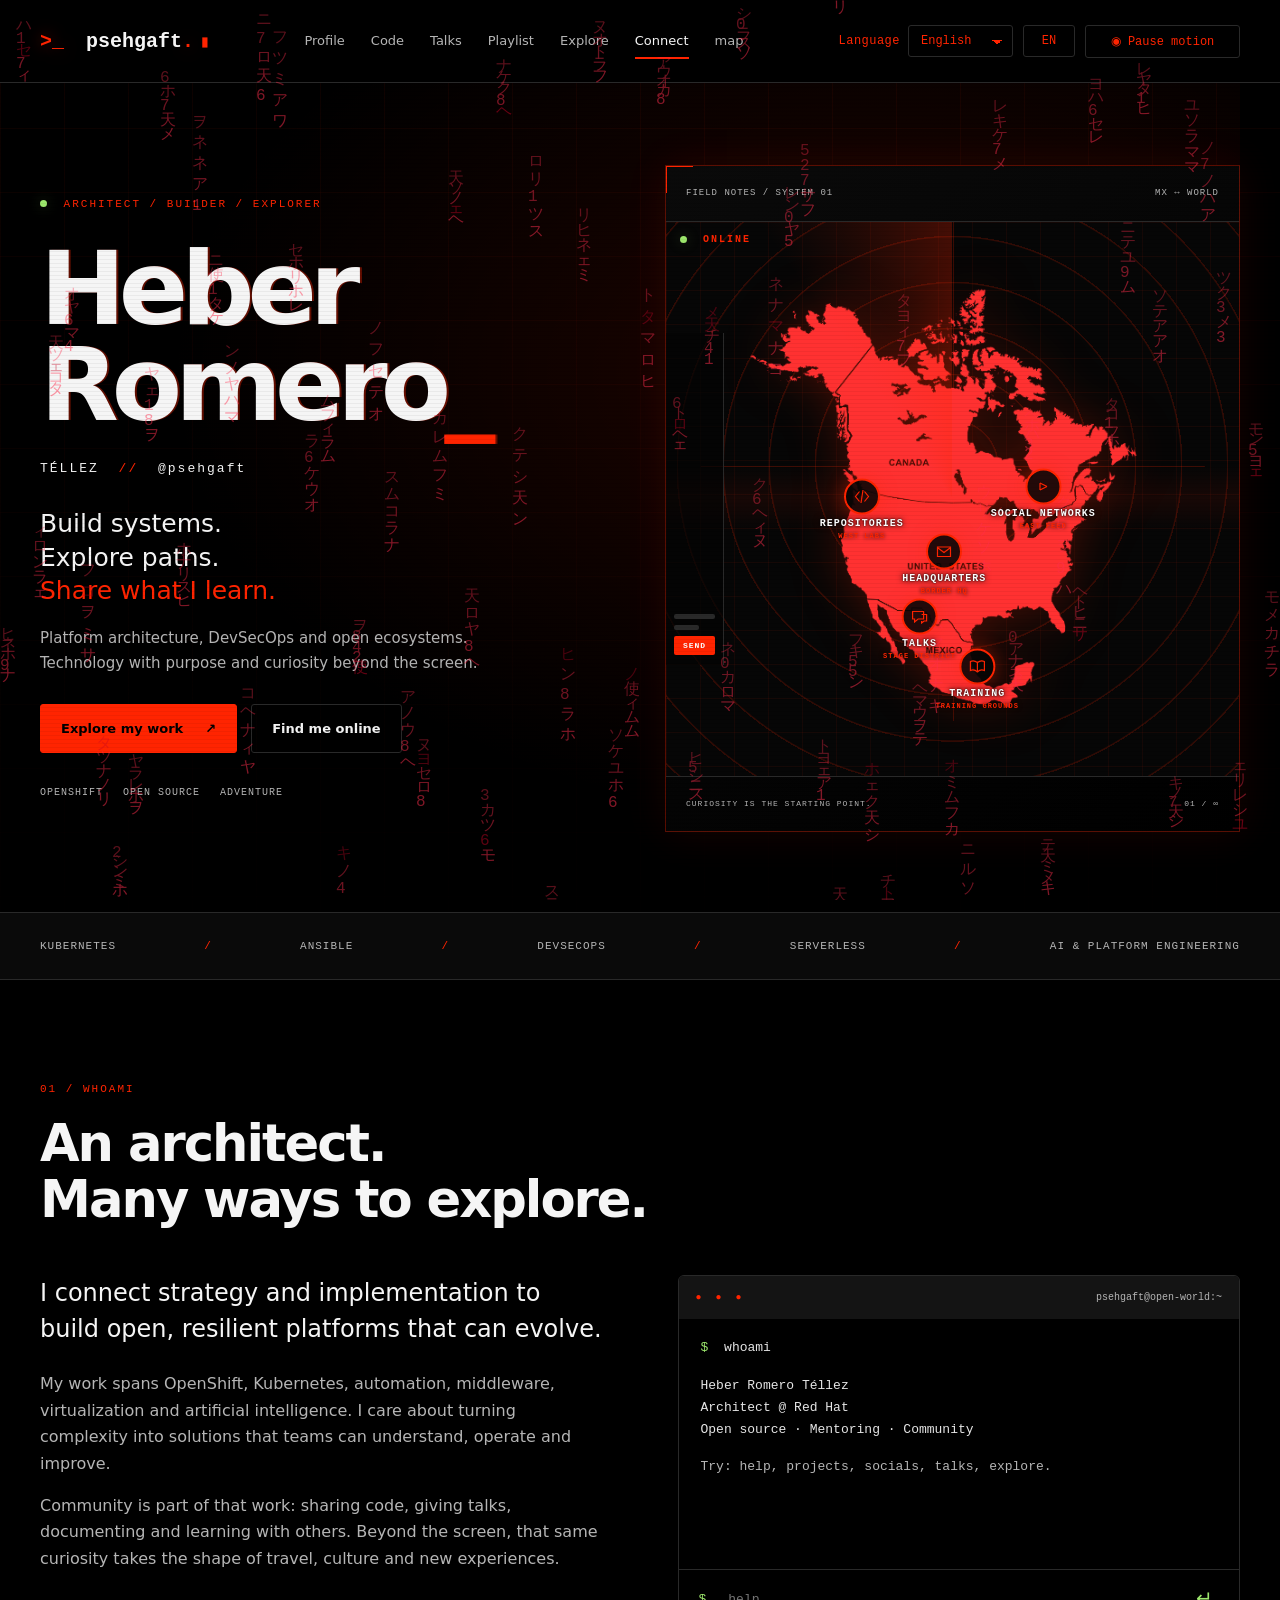
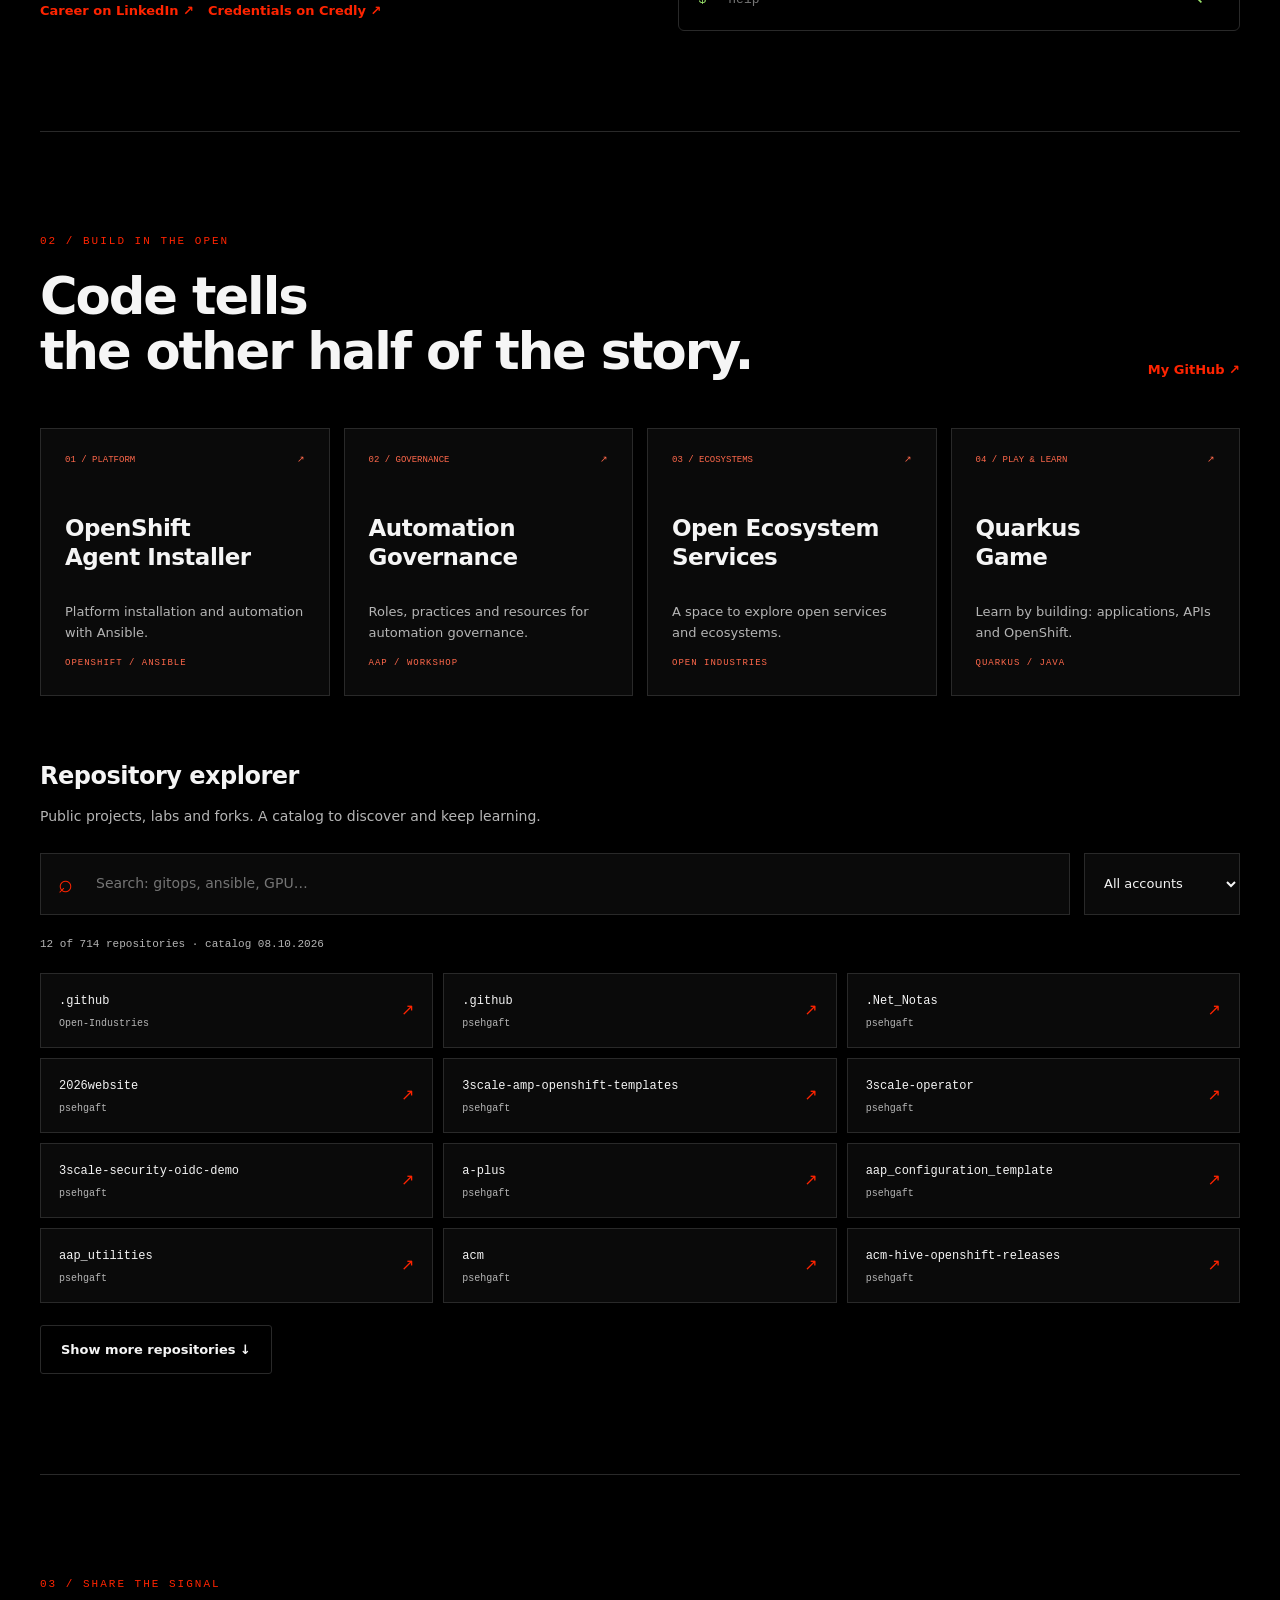
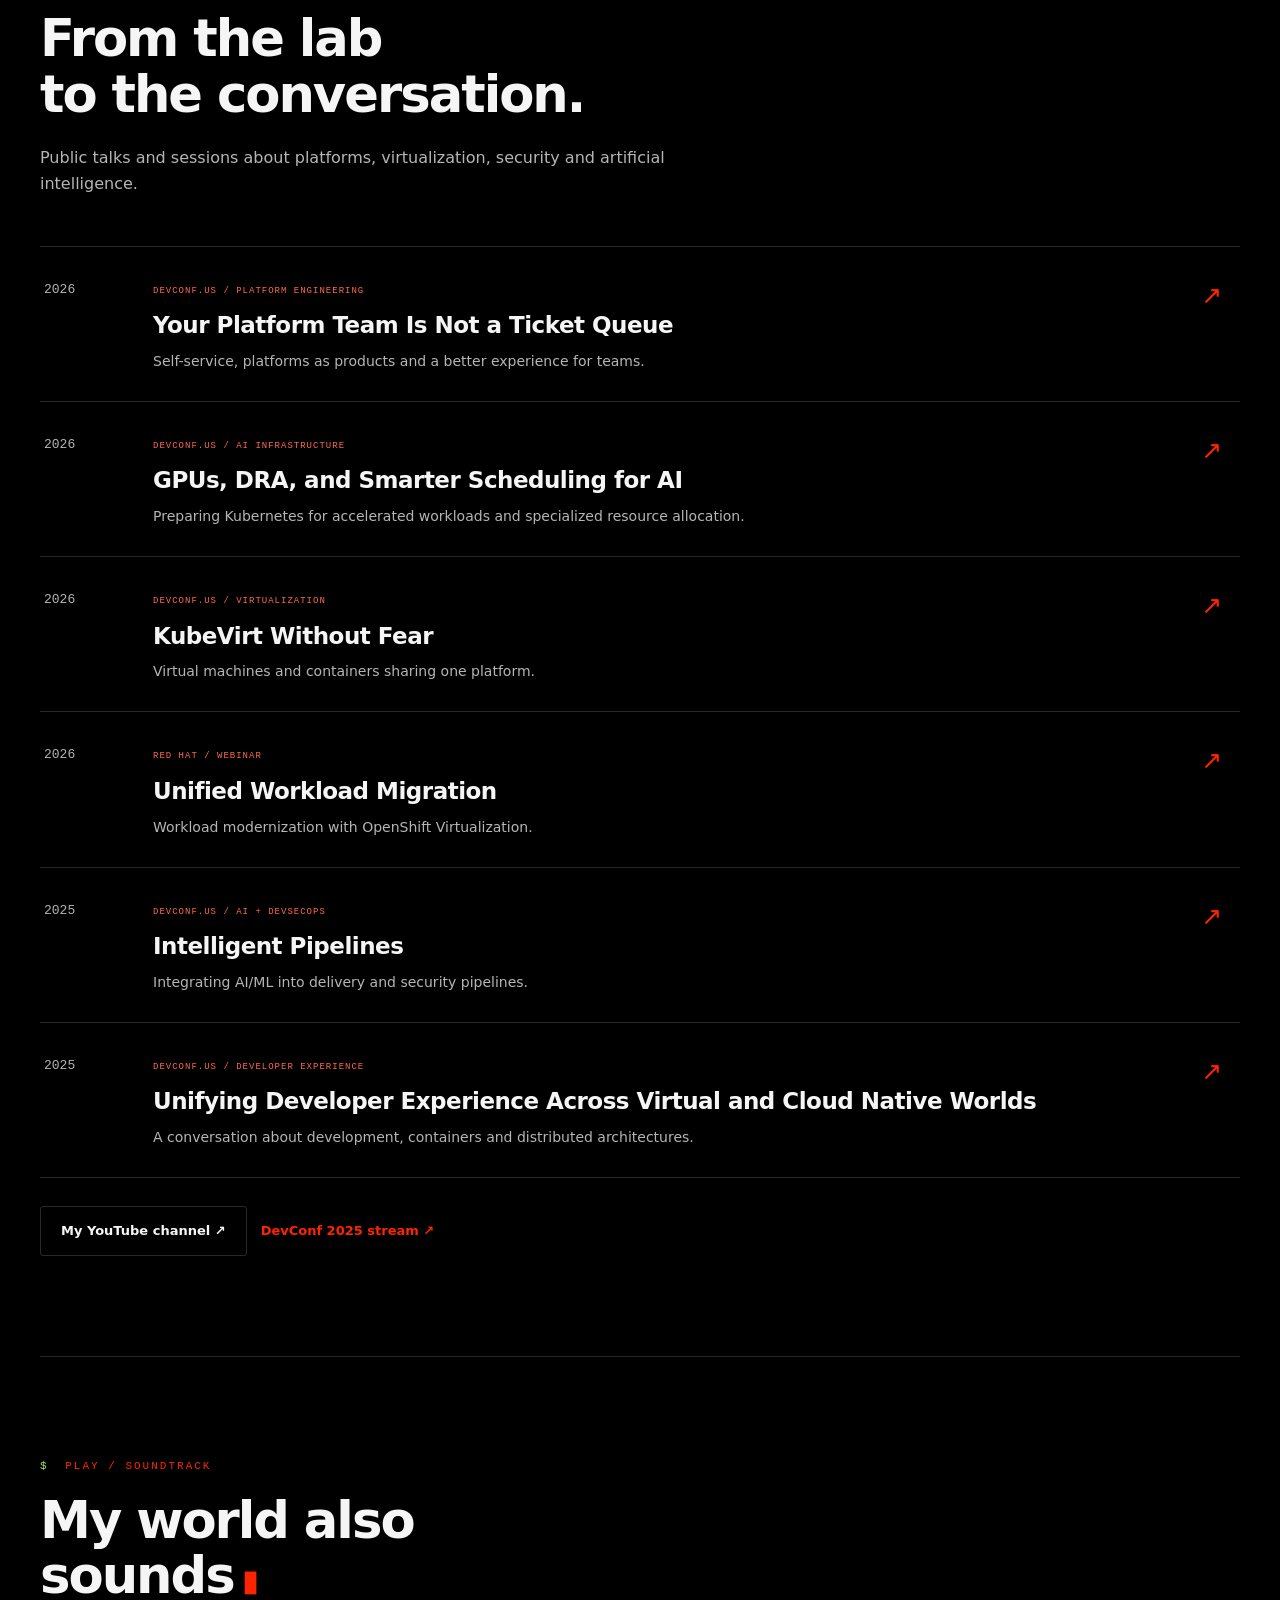
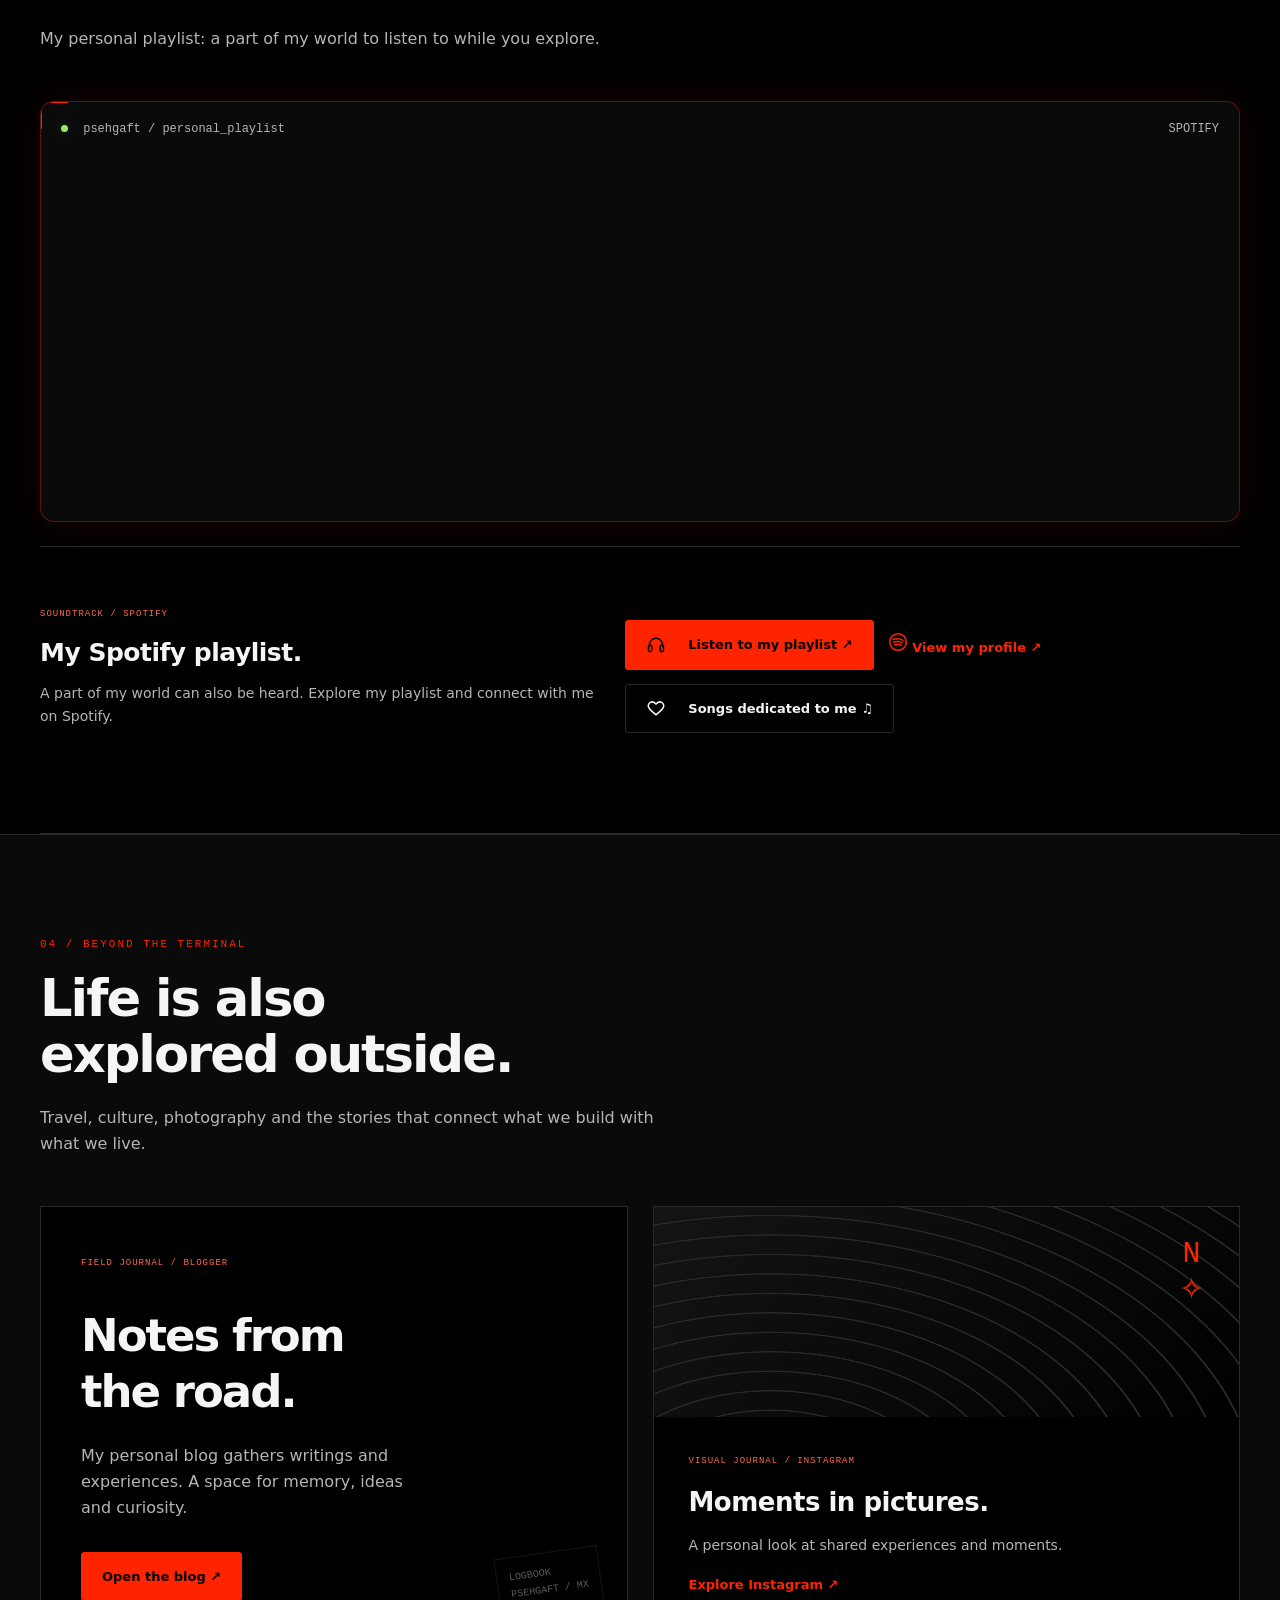
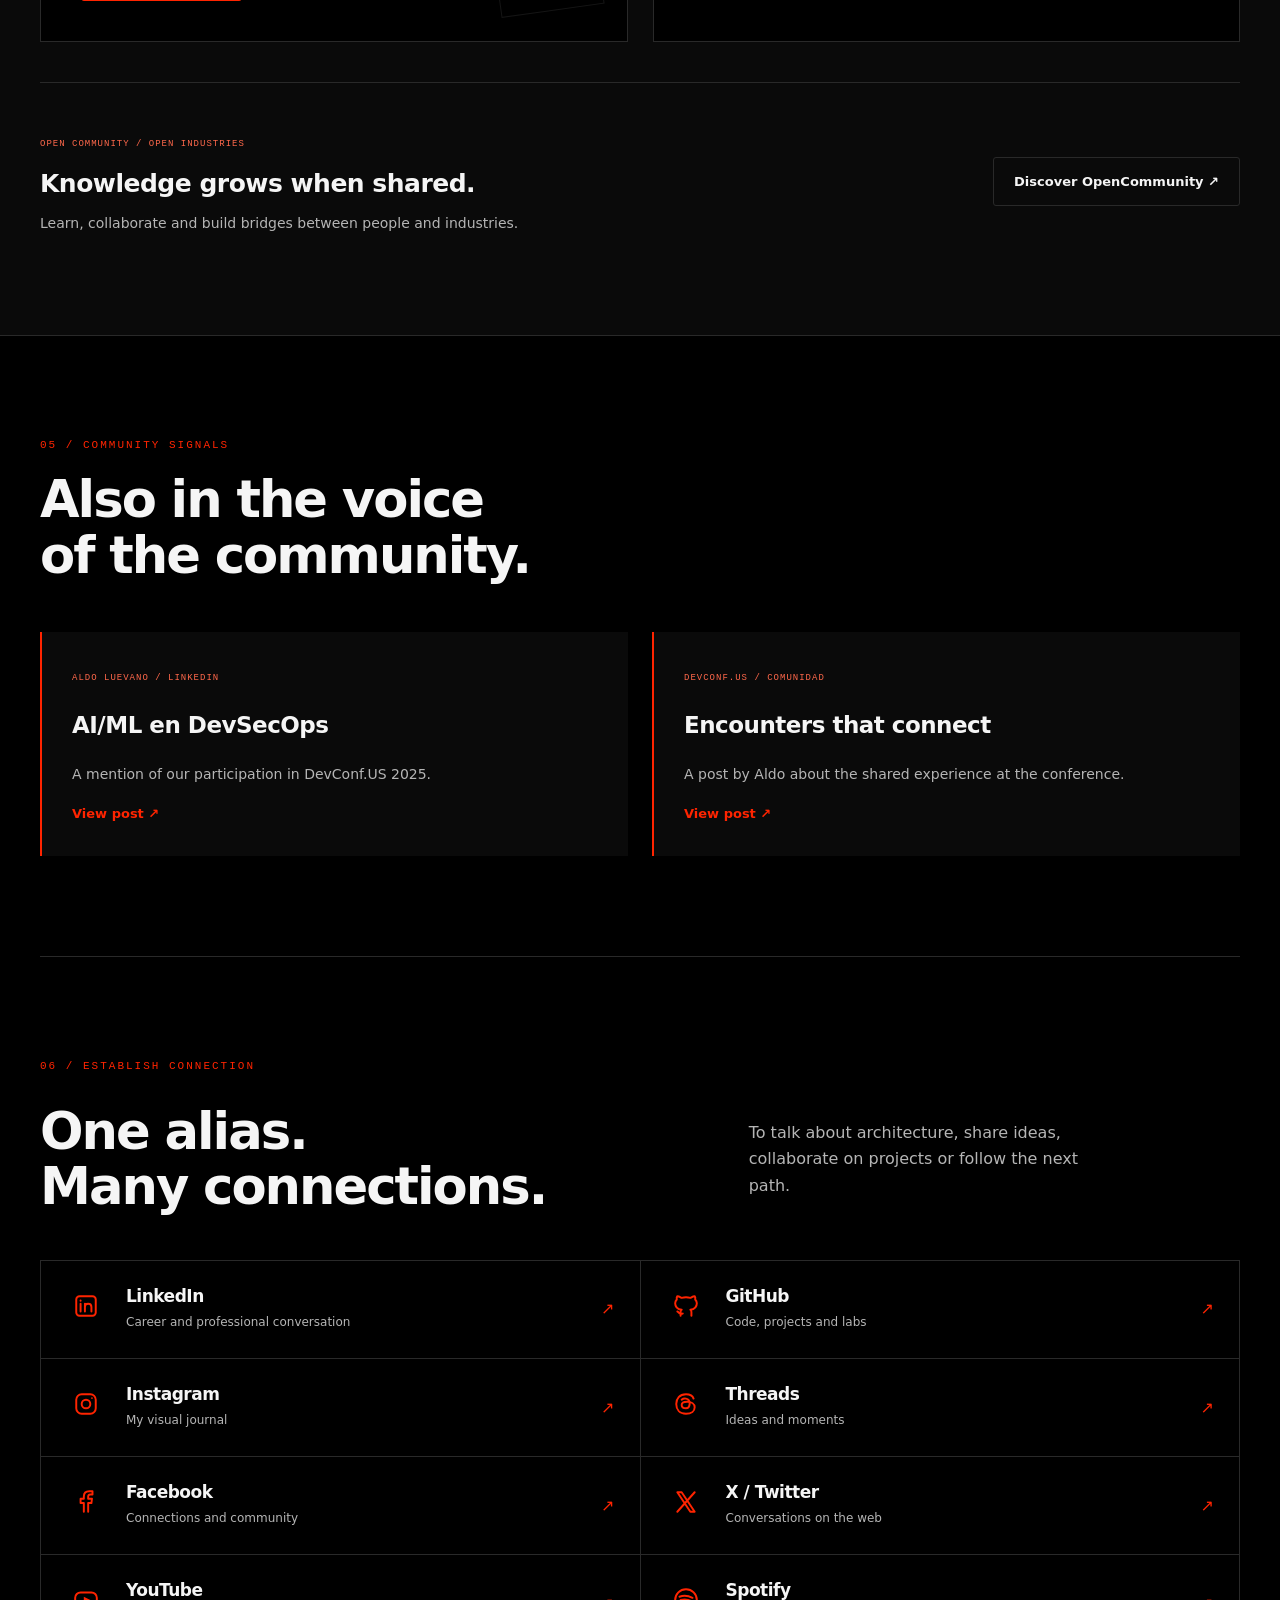
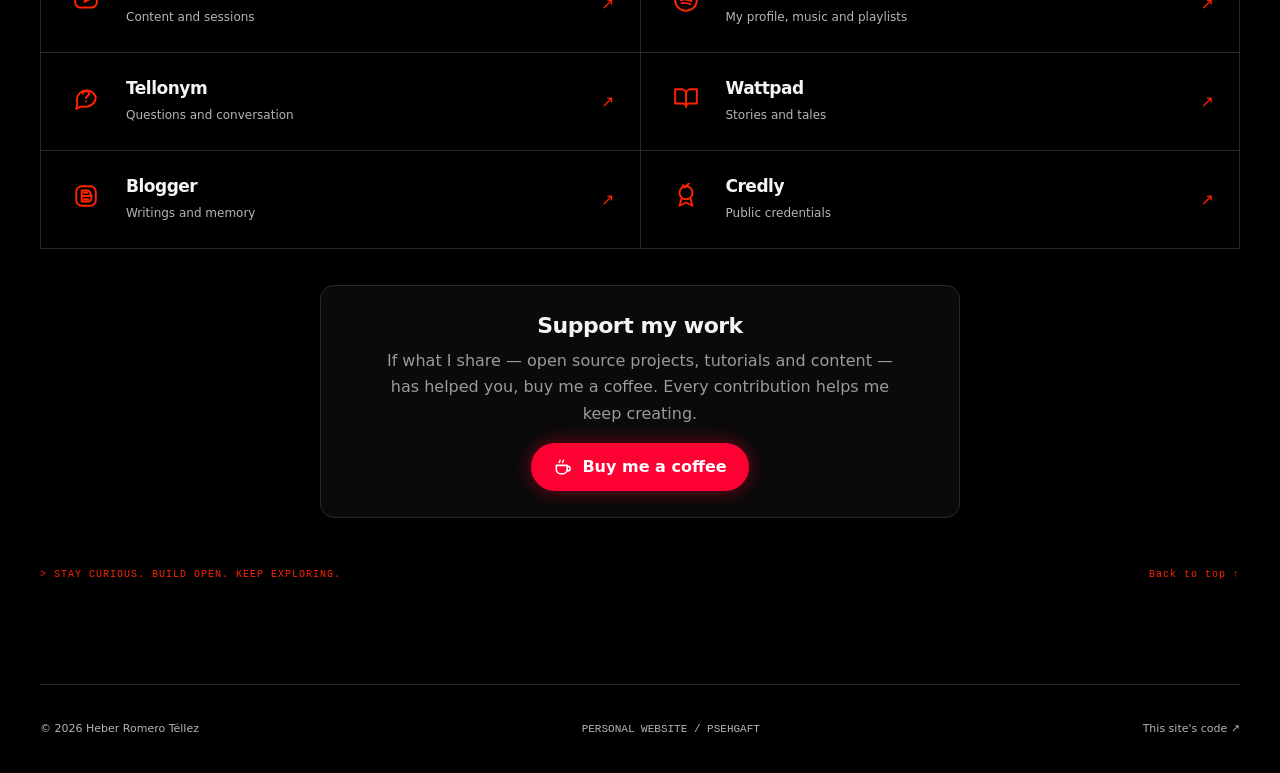
<file: index.html>
<!doctype html>
<html lang="es" data-theme="hacker">
<head>
<meta charset="utf-8"><meta name="viewport" content="width=device-width,initial-scale=1">
<title>Heber Romero Téllez | psehgaft · OpenShift, DevSecOps y Open Source</title>
<meta name="description" content="Heber Romero Téllez (psehgaft): arquitectura OpenShift y Kubernetes, DevSecOps, automatización e IA. Explora proyectos open source, charlas, blog y viajes." id="metaDesc">
<meta name="theme-color" content="#000000"><meta property="og:title" content="Heber Romero Téllez | OpenShift, DevSecOps y Open Source"><meta property="og:description" content="Construir sistemas. Explorar caminos. Compartir conocimiento."><meta property="og:type" content="website"><meta property="og:url" content="https://psehgaft-org.psehgaft.workers.dev/">
<link rel="canonical" href="https://psehgaft-org.psehgaft.workers.dev/"><link rel="icon" href="assets/favicon.svg" type="image/svg+xml"><link rel="stylesheet" href="assets/style.css"><script src="assets/app.js" defer></script>
<meta name="author" content="Heber Romero Téllez">
<meta name="robots" content="index,follow,max-image-preview:large">
<meta property="og:locale" content="es_MX">
<meta property="og:site_name" content="Heber Romero Téllez · psehgaft">
<meta name="twitter:card" content="summary">
<meta name="twitter:title" content="Heber Romero Téllez | psehgaft">
<meta name="twitter:description" content="OpenShift, DevSecOps, proyectos abiertos, charlas y exploración.">
<script type="application/ld+json">{"@context":"https://schema.org","@type":"ProfilePage","@id":"https://psehgaft-org.psehgaft.workers.dev/#profile","url":"https://psehgaft-org.psehgaft.workers.dev/","name":"Heber Romero Téllez | psehgaft","mainEntity":{"@type":"Person","@id":"https://psehgaft-org.psehgaft.workers.dev/#heber","name":"Heber Romero Téllez","alternateName":["psehgaft","Heber Romero Tellez"],"url":"https://psehgaft-org.psehgaft.workers.dev/","jobTitle":"Architect","worksFor":{"@type":"Organization","name":"Red Hat"},"description":"Arquitectura de plataformas, OpenShift, Kubernetes, DevSecOps, automatización y comunidad open source.","knowsAbout":["OpenShift","Kubernetes","DevSecOps","Ansible","Serverless","Inteligencia artificial"],"sameAs":["https://github.com/psehgaft","https://www.linkedin.com/in/psehgaft/","https://psehgaft.blogspot.com/","https://www.youtube.com/@Psehgaft","https://open.spotify.com/user/12126013095"]}}</script>
<link rel="preconnect" href="https://fonts.googleapis.com"><link rel="preconnect" href="https://fonts.gstatic.com" crossorigin><link href="https://fonts.googleapis.com/css2?family=Noto+Sans+SC:wght@400;500;700&display=swap" rel="stylesheet">
<style>
.lang-wrap{display:flex;align-items:center;gap:8px}
.lang-wrap label{font:12px ui-monospace,monospace;color:var(--accent);letter-spacing:.04em}
.lang-select{appearance:none;-webkit-appearance:none;background-color:transparent;color:var(--accent);border:1px solid var(--line);border-radius:3px;padding:8px 26px 8px 12px;font:12px ui-monospace,monospace;cursor:pointer;background-image:linear-gradient(45deg,transparent 50%,var(--accent) 50%),linear-gradient(135deg,var(--accent) 50%,transparent 50%);background-position:calc(100% - 15px) 55%,calc(100% - 10px) 55%;background-size:5px 5px,5px 5px;background-repeat:no-repeat;max-width:150px}
.lang-select:hover,.lang-select:focus-visible{border-color:var(--accent)}
.lang-select option{background:var(--surface);color:var(--ink)}
html[lang="zh-CN"] body{font-family:system-ui,-apple-system,BlinkMacSystemFont,"Segoe UI","Noto Sans SC",sans-serif}
@media(max-width:760px){.lang-wrap label{display:none}.lang-select{max-width:118px;padding:6px 22px 6px 10px}}
body{cursor:url([data-uri]) 8 4,auto}
a,button,select,.lang-select{cursor:url([data-uri]) 8 4,pointer}
@media(prefers-color-scheme:dark){body{cursor:url([data-uri]) 8 4,auto}}
</style>
</head>
<body>
<div class="crt-scanlines" aria-hidden="true"></div><div class="pointer-halo" aria-hidden="true"></div>
<div class="scroll-progress" aria-hidden="true"></div>
<a class="skip" href="#main" data-en="Skip to content" data-fr="Aller au contenu" data-de="Zum Inhalt springen" data-i18n="skipLink">Saltar al contenido</a>
<header class="site-header"><div class="wrap nav"><a class="brand" href="#" aria-label="Heber Romero, inicio" data-aria-en="Heber Romero, home" data-aria-fr="Heber Romero, accueil" data-aria-de="Heber Romero, Startseite" data-i18n-aria="brandAria"><span class="brand-icon">&gt;_</span> psehgaft<span class="brand-dot">.</span><span class="terminal-cursor brand-cursor" aria-hidden="true">▮</span></a><nav aria-label="Principal" data-aria-en="Primary" data-aria-fr="Principal" data-aria-de="Hauptnavigation" data-i18n-aria="navAria"><a href="#perfil" data-en="Profile" data-fr="Profil" data-de="Profil" data-i18n="navProfile">Perfil</a><a href="#proyectos" data-en="Code" data-fr="Code" data-de="Code" data-i18n="navCode">Código</a><a href="#charlas" data-en="Talks" data-fr="Conférences" data-de="Vorträge" data-i18n="navTalks">Charlas</a><a href="#playlist" data-en="Playlist" data-fr="Playlist" data-de="Playlist" data-i18n="navPlaylist">Playlist</a><a href="#explorar" data-en="Explore" data-fr="Explorer" data-de="Entdecken" data-i18n="navExplore">Explorar</a><a href="#conectar" data-en="Connect" data-fr="Contact" data-de="Kontakt" data-i18n="navConnect">Conectar</a><a href="maps/" data-en="map" data-fr="carte" data-de="Karte" data-i18n="navMap">mapa</a></nav><div class="header-actions"><div class="lang-wrap"><label for="langSelect" data-i18n="langLabel">Idioma</label><select class="lang-select" id="langSelect" aria-label="Idioma / Language"><option value="es">Español</option><option value="en">English</option><option value="de">Deutsch</option><option value="zh">中文</option><option value="pt">Português</option><option value="fr">Français</option></select></div><button id="lang" class="theme-button" type="button" aria-label="Change language"><span>ES</span></button><button id="theme" class="theme-button" type="button" aria-label="Pausar movimiento" aria-pressed="true">◉ <span>Pausar movimiento</span></button></div></div></header>
<main id="main">
<section class="hero wrap" aria-labelledby="hero-title"><div class="hero-copy"><p class="eyebrow" data-en="<span class='status-dot'></span> ARCHITECT / BUILDER / EXPLORER" data-fr="<span class='status-dot'></span> ARCHITECTE / BÂTISSEUR / EXPLORATEUR" data-de="<span class='status-dot'></span> ARCHITEKT / ERBAUER / ENTDECKER" data-i18n="heroEyebrow"><span class="status-dot"></span> ARCHITECT / BUILDER / EXPLORER</p><h1 id="hero-title">Heber<br>Romero<span class="accent">_</span></h1><p class="surname mono">TÉLLEZ <span>//</span> @psehgaft</p><p class="hero-lead" data-en="Build systems.<br>Explore paths.<br><span>Share what I learn.</span>" data-fr="Construire des systèmes.<br>Explorer des chemins.<br><span>Partager ce que j'apprends.</span>" data-de="Systeme bauen.<br>Wege erkunden.<br><span>Teilen, was ich lerne.</span>" data-i18n="heroLead">Construir sistemas.<br>Explorar caminos.<br><span>Compartir lo aprendido.</span></p><p class="hero-description" data-en="Platform architecture, DevSecOps and open ecosystems. Technology with purpose and curiosity beyond the screen." data-fr="Architecture de plateformes, DevSecOps et écosystèmes ouverts. Une technologie avec du sens et une curiosité qui va au-delà de l'écran." data-de="Plattformarchitektur, DevSecOps und offene Ökosysteme. Technologie mit Sinn und Neugier über den Bildschirm hinaus." data-i18n="heroDesc">Arquitectura de plataformas, DevSecOps y ecosistemas abiertos. Tecnología con propósito y curiosidad más allá de la pantalla.</p><div class="actions"><a class="button primary" href="#proyectos" data-en="Explore my work <span aria-hidden='true'>↗</span>" data-fr="Explorer mon travail <span aria-hidden='true'>↗</span>" data-de="Meine Arbeit entdecken <span aria-hidden='true'>↗</span>" data-i18n="heroBtnWork">Explorar mi trabajo <span aria-hidden="true">↗</span></a><a class="button" href="#conectar" data-en="Find me online" data-fr="Me trouver en ligne" data-de="Mich online finden" data-i18n="heroBtnFind">Encontrarme en la red</a></div><div class="hero-tags mono"><span>OPENSHIFT</span><span>OPEN SOURCE</span><span>ADVENTURE</span></div></div>
<a class="hero-visual-link" href="maps/" aria-label="Abrir el mapa interactivo" data-en-aria="Open the interactive map" data-fr-aria="Ouvrir la carte interactive" data-de-aria="Interaktive Karte öffnen" data-i18n-aria="heroVisualAria"><div class="hero-visual"><div class="visual-label mono"><span data-en="FIELD NOTES / SYSTEM 01" data-fr="NOTES DE TERRAIN / SYSTÈME 01" data-de="FELDNOTIZEN / SYSTEM 01" data-i18n="visualLabel1">FIELD NOTES / SYSTEM 01</span><span data-en="MX ↔ WORLD" data-fr="MX ↔ MONDE" data-de="MX ↔ WELT" data-i18n="visualLabel2">MX ↔ WORLD</span></div><div class="map-preview" role="img" aria-label="Vista previa del mapa interactivo: cinco distritos sobre Norteamérica" data-en-aria="Interactive map preview: five districts across North America" data-fr-aria="Aperçu de la carte interactive : cinq districts en Amérique du Nord" data-de-aria="Vorschau der interaktiven Karte: fünf Distrikte in Nordamerika" data-i18n-aria="mapPreviewAria"><span class="map-radar" aria-hidden="true"></span><div class="map-preview-stage"><img class="map-preview-img" src="[data-uri]" alt="" aria-hidden="true"><span class="map-preview-sweep" aria-hidden="true"></span><span class="map-preview-pin" style="--x:28%;--y:52%"><span class="map-pin-badge"><svg viewBox="-20 -20 40 40" aria-hidden="true"><path d="M-5-10L-13 0l8 10M5-10L13 0 5 10M2-13L-2 13"/></svg></span><b data-en="REPOSITORIES" data-fr="DÉPÔTS" data-de="REPOSITORIES" data-i18n="pinRepos">REPOSITORIOS</b><small>WEST LABS</small></span><span class="map-preview-pin" style="--x:72%;--y:50%"><span class="map-pin-badge"><svg viewBox="-20 -20 40 40" aria-hidden="true"><path d="M-7-7L7 0M-7 7L7 0M-7-7V7"/></svg></span><b data-en="SOCIAL NETWORKS" data-fr="RÉSEAUX SOCIAUX" data-de="SOZIALE NETZWERKE" data-i18n="pinSocial">REDES SOCIALES</b><small>EAST FEED</small></span><span class="map-preview-pin" style="--x:48%;--y:63%"><span class="map-pin-badge"><svg viewBox="-20 -20 40 40" aria-hidden="true"><path d="M-13-9H13V10H-13ZM-12-7L0 2 12-7"/></svg></span><b data-en="HEADQUARTERS" data-fr="QUARTIER GÉNÉRAL" data-de="HAUPTQUARTIER" data-i18n="pinHq">CUARTEL GENERAL</b><small>BORDER HQ</small></span><span class="map-preview-pin" style="--x:42%;--y:76%"><span class="map-pin-badge"><svg viewBox="-20 -20 40 40" aria-hidden="true"><path d="M-14-10H8V5H-3L-10 11V5H-14ZM4-4H14V9H9L4 13V9"/></svg></span><b data-en="TALKS" data-fr="CONFÉRENCES" data-de="VORTRÄGE" data-i18n="pinTalks">PLÁTICAS</b><small>STAGE DISTRICT</small></span><span class="map-preview-pin" style="--x:56%;--y:86%"><span class="map-pin-badge"><svg viewBox="-20 -20 40 40" aria-hidden="true"><path d="M0-10V12M0-8C-5-12-10-12-14-10V8C-9 6-4 7 0 11M0-8C5-12 10-12 14-10V8C9 6 4 7 0 11"/></svg></span><b data-en="TRAINING" data-fr="FORMATION" data-de="TRAINING" data-i18n="pinTraining">ENTRENAMIENTO</b><small>TRAINING GROUNDS</small></span></div><span class="map-preview-online"><span class="status-dot"></span> ONLINE</span><span class="map-preview-dm" aria-hidden="true"><span class="map-preview-dm-line"></span><span class="map-preview-dm-line short"></span><em data-i18n="mapDmSend">ENVIAR</em></span></div><div class="visual-footer mono"><span data-en="CURIOSITY IS THE STARTING POINT." data-fr="LA CURIOSITÉ EST LE POINT DE DÉPART." data-de="NEUGIER IST DER AUSGANGSPUNKT." data-i18n="visualFooter">LA CURIOSIDAD ES EL PUNTO DE PARTIDA.</span><span>01 / ∞</span></div></div></a>
</section>
<div class="skill-strip" aria-label="Áreas de trabajo" data-aria-en="Work areas" data-aria-fr="Domaines de travail" data-aria-de="Arbeitsbereiche" data-i18n-aria="skillStripAria"><div class="wrap mono"><span>KUBERNETES</span><span class="separator">/</span><span>ANSIBLE</span><span class="separator">/</span><span>DEVSECOPS</span><span class="separator">/</span><span>SERVERLESS</span><span class="separator">/</span><span>AI & PLATFORM ENGINEERING</span></div></div>
<section id="perfil" class="section wrap"><div class="section-heading"><p class="eyebrow" data-en="01 / WHOAMI" data-fr="01 / QUI SUIS-JE" data-de="01 / WER BIN ICH" data-i18n="perfilEyebrow">01 / WHOAMI</p><h2 data-en="An architect.<br>Many ways to explore." data-fr="Un architecte.<br>Bien des façons d'explorer." data-de="Ein Architekt.<br>Viele Wege zu erkunden." data-i18n="perfilTitle">Un arquitecto.<br>Muchas formas de explorar.</h2></div><div class="profile-grid"><div class="profile-text"><p class="large-copy" data-en="I connect strategy and implementation to build open, resilient platforms that can evolve." data-fr="Je relie stratégie et mise en œuvre pour construire des plateformes ouvertes, résilientes et capables d'évoluer." data-de="Ich verbinde Strategie und Umsetzung, um offene, resiliente Plattformen zu bauen, die sich weiterentwickeln können." data-i18n="profileLarge">Conecto estrategia e implementación para construir plataformas abiertas, resilientes y capaces de evolucionar.</p><p data-en="My work spans OpenShift, Kubernetes, automation, middleware, virtualization and artificial intelligence. I care about turning complexity into solutions that teams can understand, operate and improve." data-fr="Mon travail traverse OpenShift, Kubernetes, l'automatisation, le middleware, la virtualisation et l'intelligence artificielle. Je veux transformer la complexité en solutions que les équipes peuvent comprendre, exploiter et améliorer." data-de="Meine Arbeit umfasst OpenShift, Kubernetes, Automatisierung, Middleware, Virtualisierung und künstliche Intelligenz. Mir geht es darum, Komplexität in Lösungen zu verwandeln, die Teams verstehen, betreiben und verbessern können." data-i18n="profileP1">Mi trabajo cruza OpenShift, Kubernetes, automatización, middleware, virtualización e inteligencia artificial. Me interesa convertir la complejidad en soluciones que los equipos puedan entender, operar y mejorar.</p><p data-en="Community is part of that work: sharing code, giving talks, documenting and learning with others. Beyond the screen, that same curiosity takes the shape of travel, culture and new experiences." data-fr="La communauté fait partie de ce travail : partager du code, donner des conférences, documenter et apprendre avec les autres. Hors écran, cette même curiosité prend la forme de voyages, de culture et de nouvelles expériences." data-de="Community gehört zu dieser Arbeit: Code teilen, Vorträge halten, dokumentieren und mit anderen lernen. Abseits des Bildschirms nimmt dieselbe Neugier die Form von Reisen, Kultur und neuen Erfahrungen an." data-i18n="profileP2">La comunidad es parte de ese trabajo: compartir código, dar charlas, documentar y aprender con otras personas. Fuera de la pantalla, esa misma curiosidad toma la forma de viajes, cultura y nuevas experiencias.</p><div class="actions"><a class="text-link" href="https://www.linkedin.com/in/psehgaft/" target="_blank" rel="noopener noreferrer" data-en="Career on LinkedIn ↗" data-fr="Parcours sur LinkedIn ↗" data-de="Werdegang auf LinkedIn ↗" data-i18n="linkedinLink">Trayectoria en LinkedIn ↗</a><a class="text-link" href="https://www.credly.com/users/psehgaft/badges" target="_blank" rel="noopener noreferrer" data-en="Credentials on Credly ↗" data-fr="Certifications sur Credly ↗" data-de="Zertifikate auf Credly ↗" data-i18n="credlyLink">Credenciales en Credly ↗</a></div></div><aside class="terminal" aria-label="Terminal interactiva de navegación" data-aria-en="Interactive navigation terminal" data-aria-fr="Terminal de navigation interactif" data-aria-de="Interaktives Navigationsterminal" data-i18n-aria="terminalAria"><div class="terminal-bar"><span class="terminal-dots" aria-hidden="true">● ● ●</span><span class="mono">psehgaft@open-world:~</span></div><div id="terminal-output" class="terminal-output" role="log" aria-live="polite"><p><span class="prompt">$</span> whoami</p><p data-en="Heber Romero Téllez<br>Architect @ Red Hat<br>Open source · Mentoring · Community" data-fr="Heber Romero Téllez<br>Architecte @ Red Hat<br>Open source · Mentorat · Communauté" data-de="Heber Romero Téllez<br>Architekt @ Red Hat<br>Open Source · Mentoring · Community" data-i18n="terminalWho">Heber Romero Téllez<br>Architect @ Red Hat<br>Open source · Mentoría · Comunidad</p><p class="terminal-muted" data-en="Try: help, projects, socials, talks, explore." data-fr="Essayez : help, projets, reseaux, conferences, explorer." data-de="Probier: help, projekte, netzwerke, vortraege, entdecken." data-i18n="terminalTry">Prueba: help, proyectos, redes, charlas, explorar.</p></div><form id="terminal-form" class="terminal-form"><label class="prompt" for="command">$</label><input id="command" name="command" placeholder="help" autocomplete="off" spellcheck="false" aria-label="Comando de navegación" data-aria-en="Navigation command" data-aria-fr="Commande de navigation" data-aria-de="Navigationsbefehl" data-i18n-aria="commandAria"><button type="submit" aria-label="Ejecutar comando" data-aria-en="Run command" data-aria-fr="Exécuter la commande" data-aria-de="Befehl ausführen" data-i18n-aria="runCmdAria">↵</button></form><noscript><p data-en="Use the main menu to navigate." data-fr="Utilisez le menu principal pour naviguer." data-de="Nutze das Hauptmenü zur Navigation." data-i18n="terminalNoscript">Usa el menú principal para navegar.</p></noscript></aside></div></section>
<section id="proyectos" class="section wrap"><div class="section-heading split"><div><p class="eyebrow" data-en="02 / BUILD IN THE OPEN" data-fr="02 / CONSTRUIRE EN PUBLIC" data-de="02 / OFFEN BAUEN" data-i18n="proyectosEyebrow">02 / BUILD IN THE OPEN</p><h2 data-en="Code tells<br>the other half of the story." data-fr="Le code raconte<br>l'autre moitié de l'histoire." data-de="Code erzählt<br>die andere Hälfte der Geschichte." data-i18n="proyectosTitle">El código cuenta<br>la otra parte de la historia.</h2></div><a class="text-link" href="https://github.com/psehgaft?tab=repositories" target="_blank" rel="noopener noreferrer" data-en="My GitHub ↗" data-fr="Mon GitHub ↗" data-de="Mein GitHub ↗" data-i18n="githubLink">Mi GitHub ↗</a></div><div class="featured-grid">
<a class="feature-card" href="https://github.com/psehgaft/ocp-ansible-agent-installer" target="_blank" rel="noopener noreferrer"><span class="card-top mono">01 / PLATFORM <span>↗</span></span><h3>OpenShift<br>Agent Installer</h3><p data-en="Platform installation and automation with Ansible." data-fr="Installation et automatisation de plateformes avec Ansible." data-de="Installation und Automatisierung von Plattformen mit Ansible." data-i18n="feat1Desc">Instalación y automatización de plataformas con Ansible.</p><span class="tags">OPENSHIFT / ANSIBLE</span></a>
<a class="feature-card" href="https://github.com/Open-Industries/automation_governance_model" target="_blank" rel="noopener noreferrer"><span class="card-top mono">02 / GOVERNANCE <span>↗</span></span><h3>Automation<br>Governance</h3><p data-en="Roles, practices and resources for automation governance." data-fr="Rôles, pratiques et ressources pour la gouvernance de l'automatisation." data-de="Rollen, Praktiken und Ressourcen für Automation-Governance." data-i18n="feat2Desc">Roles, prácticas y recursos para el gobierno de automatización.</p><span class="tags">AAP / WORKSHOP</span></a>
<a class="feature-card" href="https://github.com/Open-Industries/open-ecosystem-services" target="_blank" rel="noopener noreferrer"><span class="card-top mono">03 / ECOSYSTEMS <span>↗</span></span><h3>Open Ecosystem<br>Services</h3><p data-en="A space to explore open services and ecosystems." data-fr="Un espace pour explorer les services et écosystèmes ouverts." data-de="Ein Raum, um offene Dienste und Ökosysteme zu entdecken." data-i18n="feat3Desc">Un espacio para explorar servicios y ecosistemas abiertos.</p><span class="tags">OPEN INDUSTRIES</span></a>
<a class="feature-card" href="https://github.com/psehgaft/openshift-quarkus-game" target="_blank" rel="noopener noreferrer"><span class="card-top mono">04 / PLAY & LEARN <span>↗</span></span><h3>Quarkus<br>Game</h3><p data-en="Learn by building: applications, APIs and OpenShift." data-fr="Apprendre en construisant : applications, API et OpenShift." data-de="Lernen durch Bauen: Anwendungen, APIs und OpenShift." data-i18n="feat4Desc">Aprender construyendo: aplicaciones, APIs y OpenShift.</p><span class="tags">QUARKUS / JAVA</span></a>
</div><div class="catalog-header"><h3 data-en="Repository explorer" data-fr="Explorateur de dépôts" data-de="Repository-Explorer" data-i18n="catalogTitle">Explorador de repositorios</h3><p data-en="Public projects, labs and forks. A catalog to discover and keep learning." data-fr="Projets publics, laboratoires et forks. Un catalogue pour découvrir et continuer à apprendre." data-de="Öffentliche Projekte, Labs und Forks. Ein Katalog zum Entdecken und Weiterlernen." data-i18n="catalogIntro">Proyectos, laboratorios y forks públicos. Un catálogo para descubrir y seguir aprendiendo.</p></div><div class="filters"><label class="search-field"><span aria-hidden="true">⌕</span><input id="repo-search" type="search" placeholder="Buscar: gitops, ansible, GPU…" data-placeholder-en="Search: gitops, ansible, GPU…" data-placeholder-fr="Rechercher : gitops, ansible, GPU…" data-placeholder-de="Suchen: gitops, ansible, GPU…" aria-label="Buscar repositorios" data-aria-en="Search repositories" data-aria-fr="Rechercher des dépôts" data-aria-de="Repositories suchen" data-i18n-aria="repoSearchAria" data-i18n-placeholder="repoSearchPh"></label><label class="owner-filter"><span class="sr-only" data-en="Account" data-fr="Compte" data-de="Konto" data-i18n="ownerLabel">Cuenta</span><select id="repo-owner"><option value="all" data-en="All accounts" data-fr="Tous les comptes" data-de="Alle Konten" data-i18n="ownerAll">Todas las cuentas</option><option value="psehgaft">psehgaft</option><option value="Open-Industries">Open Industries</option></select></label></div><p id="repo-status" class="catalog-status mono" role="status" data-en="Loading catalog…" data-fr="Chargement du catalogue…" data-de="Katalog wird geladen…" data-i18n="repoStatus">Cargando catálogo…</p><div id="repo-list" class="repo-grid"></div><button id="load-more" class="button" type="button" hidden data-en="Show more repositories ↓" data-fr="Afficher plus de dépôts ↓" data-de="Mehr Repositories anzeigen ↓" data-i18n="loadMore">Mostrar más repositorios ↓</button><noscript><p>Visita <a href="https://github.com/psehgaft?tab=repositories">GitHub</a> para consultar todos los repositorios.</p></noscript></section>
<section id="charlas" class="section wrap"><div class="section-heading"><p class="eyebrow" data-en="03 / SHARE THE SIGNAL" data-fr="03 / PARTAGER LE SIGNAL" data-de="03 / DAS SIGNAL TEILEN" data-i18n="charlasEyebrow">03 / SHARE THE SIGNAL</p><h2 data-en="From the lab<br>to the conversation." data-fr="Du laboratoire<br>à la conversation." data-de="Vom Labor<br>zum Gespräch." data-i18n="charlasTitle">Del laboratorio<br>a la conversación.</h2><p data-en="Public talks and sessions about platforms, virtualization, security and artificial intelligence." data-fr="Conférences et sessions publiques sur les plateformes, la virtualisation, la sécurité et l'intelligence artificielle." data-de="Öffentliche Vorträge und Sessions zu Plattformen, Virtualisierung, Sicherheit und künstlicher Intelligenz." data-i18n="charlasIntro">Charlas y sesiones públicas sobre plataformas, virtualización, seguridad e inteligencia artificial.</p></div><div class="talk-list">
<a class="talk" href="https://pretalx.devconf.info/devconf-us-2026/speaker/DCTSUB/" target="_blank" rel="noopener noreferrer"><span class="talk-year mono">2026</span><div><span class="tags">DEVCONF.US / PLATFORM ENGINEERING</span><h3>Your Platform Team Is Not a Ticket Queue</h3><p data-en="Self-service, platforms as products and a better experience for teams." data-fr="Libre-service, plateformes en tant que produit et une meilleure expérience pour les équipes." data-de="Self-Service, Plattformen als Produkt und eine bessere Erfahrung für Teams." data-i18n="talk1Desc">Autoservicio, plataformas como producto y una mejor experiencia para los equipos.</p></div><span class="arrow" aria-hidden="true">↗</span></a>
<a class="talk" href="https://pretalx.devconf.info/devconf-us-2026/speaker/DCTSUB/" target="_blank" rel="noopener noreferrer"><span class="talk-year mono">2026</span><div><span class="tags">DEVCONF.US / AI INFRASTRUCTURE</span><h3>GPUs, DRA, and Smarter Scheduling for AI</h3><p data-en="Preparing Kubernetes for accelerated workloads and specialized resource allocation." data-fr="Préparer Kubernetes pour les charges accélérées et l'allocation de ressources spécialisées." data-de="Kubernetes für beschleunigte Workloads und spezialisierte Ressourcenzuweisung vorbereiten." data-i18n="talk2Desc">Preparar Kubernetes para cargas aceleradas y asignación de recursos especializados.</p></div><span class="arrow" aria-hidden="true">↗</span></a>
<a class="talk" href="https://pretalx.devconf.info/devconf-us-2026/speaker/DCTSUB/" target="_blank" rel="noopener noreferrer"><span class="talk-year mono">2026</span><div><span class="tags">DEVCONF.US / VIRTUALIZATION</span><h3>KubeVirt Without Fear</h3><p data-en="Virtual machines and containers sharing one platform." data-fr="Machines virtuelles et conteneurs partageant une même plateforme." data-de="Virtuelle Maschinen und Container auf einer gemeinsamen Plattform." data-i18n="talk3Desc">Máquinas virtuales y contenedores compartiendo una plataforma.</p></div><span class="arrow" aria-hidden="true">↗</span></a>
<a class="talk" href="https://www.redhat.com/en/events/webinar/unified-workload-migration-moving-vms-and-containers-to-openshift-with-openshift-virtualization" target="_blank" rel="noopener noreferrer"><span class="talk-year mono">2026</span><div><span class="tags">RED HAT / WEBINAR</span><h3>Unified Workload Migration</h3><p data-en="Workload modernization with OpenShift Virtualization." data-fr="Modernisation des charges avec OpenShift Virtualization." data-de="Workload-Modernisierung mit OpenShift Virtualization." data-i18n="talk4Desc">Modernización de cargas con OpenShift Virtualization.</p></div><span class="arrow" aria-hidden="true">↗</span></a>
<a class="talk" href="https://pretalx.devconf.info/devconf-us-2025/talk/KXCC3S/" target="_blank" rel="noopener noreferrer"><span class="talk-year mono">2025</span><div><span class="tags">DEVCONF.US / AI + DEVSECOPS</span><h3>Intelligent Pipelines</h3><p data-en="Integrating AI/ML into delivery and security pipelines." data-fr="Intégration de l'IA/ML dans les pipelines de livraison et de sécurité." data-de="Integration von AI/ML in Delivery- und Sicherheits-Pipelines." data-i18n="talk5Desc">Integración de AI/ML en flujos de entrega y seguridad.</p></div><span class="arrow" aria-hidden="true">↗</span></a>
<a class="talk" href="https://pretalx.devconf.info/devconf-us-2025/talk/7GHCRQ/" target="_blank" rel="noopener noreferrer"><span class="talk-year mono">2025</span><div><span class="tags">DEVCONF.US / DEVELOPER EXPERIENCE</span><h3>Unifying Developer Experience Across Virtual and Cloud Native Worlds</h3><p data-en="A conversation about development, containers and distributed architectures." data-fr="Une conversation sur le développement, les conteneurs et les architectures distribuées." data-de="Ein Gespräch über Entwicklung, Container und verteilte Architekturen." data-i18n="talk6Desc">Una conversación sobre desarrollo, contenedores y arquitecturas distribuidas.</p></div><span class="arrow" aria-hidden="true">↗</span></a>
</div><div class="actions"><a class="button" href="https://www.youtube.com/@Psehgaft/videos" target="_blank" rel="noopener noreferrer" data-en="My YouTube channel ↗" data-fr="Ma chaîne YouTube ↗" data-de="Mein YouTube-Kanal ↗" data-i18n="youtubeBtn">Mi canal de YouTube ↗</a><a class="text-link" href="https://www.youtube.com/live/jQNI0yTBy6g" target="_blank" rel="noopener noreferrer" data-en="DevConf 2025 stream ↗" data-fr="Stream DevConf 2025 ↗" data-de="DevConf-2025-Stream ↗" data-i18n="devconfLink">Stream de DevConf 2025 ↗</a></div></section>
<section id="playlist" class="section wrap playlist-section" aria-labelledby="playlist-title"><div class="section-heading"><p class="eyebrow" data-en="<span class='prompt'>$</span> PLAY / SOUNDTRACK" data-fr="<span class='prompt'>$</span> PLAY / BANDE-SON" data-de="<span class='prompt'>$</span> PLAY / SOUNDTRACK" data-i18n="playlistEyebrow"><span class="prompt">$</span> PLAY / SOUNDTRACK</p><h2 id="playlist-title" data-en="My world also<br>sounds<span class='terminal-cursor' aria-hidden='true'>▮</span>" data-fr="Mon monde aussi<br>résonne<span class='terminal-cursor' aria-hidden='true'>▮</span>" data-de="Meine Welt<br>klingt auch<span class='terminal-cursor' aria-hidden='true'>▮</span>" data-i18n="playlistTitle">Mi mundo también<br>suena<span class="terminal-cursor" aria-hidden="true">▮</span></h2><p data-en="My personal playlist: a part of my world to listen to while you explore." data-fr="Ma playlist personnelle : une partie de mon monde à écouter pendant que vous explorez." data-de="Meine persönliche Playlist: ein Teil meiner Welt zum Hören beim Stöbern." data-i18n="playlistIntro">Mi playlist personal: una parte de mi mundo para escuchar mientras exploras.</p></div><div class="spotify-frame"><div class="player-bar mono"><span><span class="status-dot" aria-hidden="true"></span> psehgaft / personal_playlist</span><span>SPOTIFY</span></div><iframe title="Playlist personal de Heber Romero en Spotify" data-title-en="Heber Romero's personal Spotify playlist" data-title-fr="Playlist Spotify personnelle de Heber Romero" data-title-de="Heber Romeros persönliche Spotify-Playlist" src="https://open.spotify.com/embed/playlist/2sCKbm0MhLFjAsT8ETjfn3?theme=0" width="100%" height="352" style="border:0;border-radius:12px" allow="autoplay; clipboard-write; encrypted-media; fullscreen; picture-in-picture" loading="lazy" allowfullscreen data-i18n-title="spotifyFrameTitle"></iframe></div><div class="community-banner"><div><span class="tags">SOUNDTRACK / SPOTIFY</span><h3 data-en="My Spotify playlist." data-fr="Ma playlist sur Spotify." data-de="Meine Spotify-Playlist." data-i18n="spotifyBannerTitle">Mi playlist en Spotify.</h3><p data-en="A part of my world can also be heard. Explore my playlist and connect with me on Spotify." data-fr="Une partie de mon monde s'écoute aussi. Explorez ma playlist et connectez avec moi sur Spotify." data-de="Ein Teil meiner Welt lässt sich auch hören. Entdecke meine Playlist und vernetze dich mit mir auf Spotify." data-i18n="spotifyBannerDesc">Una parte de mi mundo también se escucha. Explora mi playlist y conecta conmigo en Spotify.</p></div><div class="actions"><a class="button primary" href="https://open.spotify.com/playlist/2sCKbm0MhLFjAsT8ETjfn3?si=Ly9gkww_SIeaFlU_pJ8ylA" target="_blank" rel="noopener noreferrer"><svg xmlns="http://www.w3.org/2000/svg" viewBox="0 0 24 24" width="20" height="20" fill="none" stroke="currentColor" stroke-width="1.8" stroke-linecap="round" stroke-linejoin="round" aria-hidden="true" focusable="false"><path d="M4 14v-2a8 8 0 0 1 16 0v2"/><rect x="3" y="12" width="4" height="8" rx="2"/><rect x="17" y="12" width="4" height="8" rx="2"/></svg><span data-i18n="spotifyListen"> Escuchar mi playlist ↗</span></a><a class="text-link" href="https://open.spotify.com/user/12126013095" target="_blank" rel="noopener noreferrer"><svg xmlns="http://www.w3.org/2000/svg" viewBox="0 0 24 24" width="20" height="20" fill="none" stroke="currentColor" stroke-width="1.8" stroke-linecap="round" stroke-linejoin="round" aria-hidden="true" focusable="false"><circle cx="12" cy="12" r="10"/><path d="M6 9c4-1.4 8-1 12 1M7 12c3.5-1 7-.5 10 1M8 15c2.7-.7 5.3-.3 8 1"/></svg><span data-i18n="spotifyProfile"> Ver mi perfil ↗</span></a><a class="button" href="https://open.spotify.com/playlist/61sfSL3orQvwjNkjFqPyOi?si=OE88FCRSQUuB3xkrByTUKw" target="_blank" rel="noopener noreferrer"><svg xmlns="http://www.w3.org/2000/svg" viewBox="0 0 24 24" width="20" height="20" fill="none" stroke="currentColor" stroke-width="1.8" stroke-linecap="round" stroke-linejoin="round" aria-hidden="true" focusable="false"><path d="M20 5c-3-3-6-1-8 1-2-2-5-4-8-1-4 4 2 9 8 14 6-5 12-10 8-14Z"/></svg><span data-i18n="spotifyDedicated"> Canciones que me dedican ♫</span></a></div></div></section>
<section id="explorar" class="section expedition"><div class="wrap"><div class="section-heading"><p class="eyebrow" data-en="04 / BEYOND THE TERMINAL" data-fr="04 / AU-DELÀ DU TERMINAL" data-de="04 / JENSEITS DES TERMINALS" data-i18n="explorarEyebrow">04 / BEYOND THE TERMINAL</p><h2 data-en="Life is also<br>explored outside." data-fr="La vie aussi<br>s'explore dehors." data-de="Das Leben wird auch<br>draußen erkundet." data-i18n="explorarTitle">La vida también<br>se explora afuera.</h2><p data-en="Travel, culture, photography and the stories that connect what we build with what we live." data-fr="Voyages, culture, photographie et les histoires qui relient ce que nous construisons à ce que nous vivons." data-de="Reisen, Kultur, Fotografie und die Geschichten, die verbinden, was wir bauen, mit dem, was wir leben." data-i18n="explorarIntro">Viajes, cultura, fotografía y las historias que conectan lo que construimos con lo que vivimos.</p></div><div class="explore-grid"><article class="journal-card"><span class="tags">FIELD JOURNAL / BLOGGER</span><h3 data-en="Notes from<br>the road." data-fr="Notes<br>de route." data-de="Notizen<br>von unterwegs." data-i18n="journalTitle">Notas desde<br>el camino.</h3><p data-en="My personal blog gathers writings and experiences. A space for memory, ideas and curiosity." data-fr="Mon blog personnel rassemble écrits et expériences. Un espace pour la mémoire, les idées et la curiosité." data-de="Mein persönlicher Blog sammelt Texte und Erfahrungen. Ein Raum für Erinnerung, Ideen und Neugier." data-i18n="journalDesc">Mi blog personal reúne escritos y experiencias. Un espacio para la memoria, las ideas y la curiosidad.</p><a class="button primary" href="https://psehgaft.blogspot.com/" target="_blank" rel="noopener noreferrer" data-en="Open the blog ↗" data-fr="Ouvrir le blog ↗" data-de="Blog öffnen ↗" data-i18n="journalBtn">Abrir el blog ↗</a><div class="journal-mark mono" aria-hidden="true">LOGBOOK<br>PSEHGAFT / MX</div></article><article class="photo-card"><div class="contour-art" aria-hidden="true"><span class="compass">N<br>✧</span></div><div class="photo-copy"><span class="tags">VISUAL JOURNAL / INSTAGRAM</span><h3 data-en="Moments in pictures." data-fr="Des moments en images." data-de="Momente in Bildern." data-i18n="photoTitle">Momentos en imágenes.</h3><p data-en="A personal look at shared experiences and moments." data-fr="Un regard personnel sur des expériences et des moments partagés." data-de="Ein persönlicher Blick auf geteilte Erfahrungen und Momente." data-i18n="photoDesc">Una mirada personal a experiencias y momentos compartidos.</p><a class="text-link" href="https://www.instagram.com/psehgaft/" target="_blank" rel="noopener noreferrer" data-en="Explore Instagram ↗" data-fr="Explorer Instagram ↗" data-de="Instagram entdecken ↗" data-i18n="photoLink">Explorar Instagram ↗</a></div></article></div><div class="community-banner"><div><span class="tags">OPEN COMMUNITY / OPEN INDUSTRIES</span><h3 data-en="Knowledge grows when shared." data-fr="La connaissance grandit quand on la partage." data-de="Wissen wächst, wenn man es teilt." data-i18n="communityTitle">El conocimiento crece cuando se comparte.</h3><p data-en="Learn, collaborate and build bridges between people and industries." data-fr="Apprendre, collaborer et construire des ponts entre les personnes et les industries." data-de="Lernen, zusammenarbeiten und Brücken zwischen Menschen und Branchen bauen." data-i18n="communityDesc">Aprender, colaborar y construir puentes entre personas e industrias.</p></div><a class="button" href="https://github.com/psehgaft/OpenCommunity" target="_blank" rel="noopener noreferrer" data-en="Discover OpenCommunity ↗" data-fr="Découvrir OpenCommunity ↗" data-de="OpenCommunity entdecken ↗" data-i18n="communityBtn">Conocer OpenCommunity ↗</a></div></div></section>
<section id="menciones" class="section wrap"><div class="section-heading"><p class="eyebrow" data-en="05 / COMMUNITY SIGNALS" data-fr="05 / COMMUNITY SIGNALS" data-de="05 / COMMUNITY-SIGNALE" data-i18n="mencionesEyebrow">05 / COMMUNITY SIGNALS</p><h2 data-en="Also in the voice<br>of the community." data-fr="Aussi dans la voix<br>de la communauté." data-de="Auch in der Stimme<br>der Community." data-i18n="mencionesTitle">También en la voz<br>de la comunidad.</h2></div><div class="mention-grid"><a class="mention" href="https://www.linkedin.com/posts/aldoluevano-it_devconf-activity-7373404927177666560-68ko" target="_blank" rel="noopener noreferrer"><span class="tags">ALDO LUEVANO / LINKEDIN</span><h3>AI/ML en DevSecOps</h3><p data-en="A mention of our participation in DevConf.US 2025." data-fr="Mention de notre participation à DevConf.US 2025." data-de="Erwähnung unserer Teilnahme an der DevConf.US 2025." data-i18n="mention1Desc">Mención sobre nuestra participación en DevConf.US 2025.</p><span class="text-link" data-en="View post ↗" data-fr="Voir la publication ↗" data-de="Beitrag ansehen ↗" data-i18n="mention1Link">Ver publicación ↗</span></a><a class="mention" href="https://www.linkedin.com/posts/aldoluevano-it_great-to-see-you-guys-heber-romero-tellez-activity-7374934686097133568-IEb8" target="_blank" rel="noopener noreferrer"><span class="tags">DEVCONF.US / COMUNIDAD</span><h3 data-en="Encounters that connect" data-fr="Des rencontres qui relient" data-de="Begegnungen, die verbinden" data-i18n="mention2Title">Encuentros que conectan</h3><p data-en="A post by Aldo about the shared experience at the conference." data-fr="Une publication d'Aldo sur l'expérience partagée à la conférence." data-de="Ein Beitrag von Aldo über die gemeinsame Erfahrung auf der Konferenz." data-i18n="mention2Desc">Una publicación de Aldo sobre la experiencia compartida en la conferencia.</p><span class="text-link" data-en="View post ↗" data-fr="Voir la publication ↗" data-de="Beitrag ansehen ↗" data-i18n="mention2Link">Ver publicación ↗</span></a></div></section>
<section id="conectar" class="section wrap"><div class="connect-heading"><div><p class="eyebrow" data-en="06 / ESTABLISH CONNECTION" data-fr="06 / ÉTABLIR LA CONNEXION" data-de="06 / VERBINDUNG HERSTELLEN" data-i18n="conectarEyebrow">06 / ESTABLISH CONNECTION</p><h2 data-en="One alias.<br>Many connections." data-fr="Un alias.<br>Bien des connexions." data-de="Ein Alias.<br>Viele Verbindungen." data-i18n="conectarTitle">Un alias.<br>Muchas conexiones.</h2></div><p data-en="To talk about architecture, share ideas, collaborate on projects or follow the next path." data-fr="Pour parler d'architecture, partager des idées, collaborer sur des projets ou suivre le prochain chemin." data-de="Um über Architektur zu sprechen, Ideen zu teilen, an Projekten zusammenzuarbeiten oder dem nächsten Weg zu folgen." data-i18n="conectarIntro">Para conversar de arquitectura, compartir ideas, colaborar en proyectos o seguir el próximo camino.</p></div><div class="social-grid">
<a class="social" href="https://www.linkedin.com/in/psehgaft/" target="_blank" rel="noopener noreferrer"><span class="social-icon" aria-hidden="true"><svg xmlns="http://www.w3.org/2000/svg" viewBox="0 0 24 24" width="26" height="26" fill="none" stroke="currentColor" stroke-width="1.8" stroke-linecap="round" stroke-linejoin="round" aria-hidden="true" focusable="false"><rect x="3" y="3" width="18" height="18" rx="3"/><path d="M7 10v7m0-10v.1M11 17v-7m0 3c0-4 6-4 6 0v4"/></svg></span><div><h3>LinkedIn</h3><p data-en="Career and professional conversation" data-fr="Parcours et conversation professionnelle" data-de="Werdegang und fachlicher Austausch" data-i18n="socialLinkedin">Trayectoria y conversación profesional</p></div><span>↗</span></a>
<a class="social" href="https://github.com/psehgaft" target="_blank" rel="noopener noreferrer"><span class="social-icon" aria-hidden="true"><svg xmlns="http://www.w3.org/2000/svg" viewBox="0 0 24 24" width="26" height="26" fill="none" stroke="currentColor" stroke-width="1.8" stroke-linecap="round" stroke-linejoin="round" aria-hidden="true" focusable="false"><path d="M9 19c-4 1-4-2-5-2m13 4v-3.5c0-1-.4-1.7-1-2.1 3-.4 6-1.5 6-6A5 5 0 0 0 20.5 6c.2-1 .2-2.2-.5-3-1.5 0-3 1-4 1.5a14 14 0 0 0-8 0C7 4 5.5 3 4 3c-.7.8-.7 2-.5 3A5 5 0 0 0 2 9.4c0 4.5 3 5.6 6 6-.6.4-1 1.1-1 2.1V21"/></svg></span><div><h3>GitHub</h3><p data-en="Code, projects and labs" data-fr="Code, projets et laboratoires" data-de="Code, Projekte und Labs" data-i18n="socialGithub">Código, proyectos y laboratorios</p></div><span>↗</span></a>
<a class="social" href="https://www.instagram.com/psehgaft/" target="_blank" rel="noopener noreferrer"><span class="social-icon" aria-hidden="true"><svg xmlns="http://www.w3.org/2000/svg" viewBox="0 0 24 24" width="26" height="26" fill="none" stroke="currentColor" stroke-width="1.8" stroke-linecap="round" stroke-linejoin="round" aria-hidden="true" focusable="false"><rect x="3" y="3" width="18" height="18" rx="5"/><circle cx="12" cy="12" r="4"/><circle cx="17.5" cy="6.5" r=".8" fill="currentColor" stroke="none"/></svg></span><div><h3>Instagram</h3><p data-en="My visual journal" data-fr="Mon journal visuel" data-de="Mein visuelles Tagebuch" data-i18n="socialInstagram">Mi diario visual</p></div><span>↗</span></a>
<a class="social" href="https://www.threads.com/@psehgaft" target="_blank" rel="noopener noreferrer"><span class="social-icon" aria-hidden="true"><svg xmlns="http://www.w3.org/2000/svg" viewBox="0 0 24 24" width="26" height="26" fill="none" stroke="currentColor" stroke-width="1.8" stroke-linecap="round" stroke-linejoin="round" aria-hidden="true" focusable="false"><path d="M19 7c-1-3-4-4-7-4-6 0-9 4-9 9s3 9 9 9c5 0 8-2.5 8-6 0-3-3-5-7-5-3 0-5 1-5 3s2 3 4 3c4 0 5-8 0-9-1.5-.3-3 .1-4 1"/></svg></span><div><h3>Threads</h3><p data-en="Ideas and moments" data-fr="Idées et moments" data-de="Ideen und Momente" data-i18n="socialThreads">Ideas y momentos</p></div><span>↗</span></a>
<a class="social" href="https://www.facebook.com/psehgaft/" target="_blank" rel="noopener noreferrer"><span class="social-icon" aria-hidden="true"><svg xmlns="http://www.w3.org/2000/svg" viewBox="0 0 24 24" width="26" height="26" fill="none" stroke="currentColor" stroke-width="1.8" stroke-linecap="round" stroke-linejoin="round" aria-hidden="true" focusable="false"><path d="M14 21v-8h3l.5-4H14V7c0-1 .5-2 2-2h2V2h-3c-4 0-5 2-5 5v2H7v4h3v8"/></svg></span><div><h3>Facebook</h3><p data-en="Connections and community" data-fr="Connexions et communauté" data-de="Verbindungen und Community" data-i18n="socialFacebook">Conexiones y comunidad</p></div><span>↗</span></a>
<a class="social" href="https://twitter.com/psehgaft" target="_blank" rel="noopener noreferrer"><span class="social-icon" aria-hidden="true"><svg xmlns="http://www.w3.org/2000/svg" viewBox="0 0 24 24" width="26" height="26" fill="none" stroke="currentColor" stroke-width="1.8" stroke-linecap="round" stroke-linejoin="round" aria-hidden="true" focusable="false"><path d="M4 3h4l12 18h-4L4 3Zm16 0L4 21"/></svg></span><div><h3>X / Twitter</h3><p data-en="Conversations on the web" data-fr="Conversations sur le web" data-de="Gespräche im Netz" data-i18n="socialX">Conversaciones en la red</p></div><span>↗</span></a>
<a class="social" href="https://www.youtube.com/@Psehgaft/videos" target="_blank" rel="noopener noreferrer"><span class="social-icon" aria-hidden="true"><svg xmlns="http://www.w3.org/2000/svg" viewBox="0 0 24 24" width="26" height="26" fill="none" stroke="currentColor" stroke-width="1.8" stroke-linecap="round" stroke-linejoin="round" aria-hidden="true" focusable="false"><rect x="2" y="5" width="20" height="14" rx="5"/><path d="m10 9 6 3-6 3V9Z" fill="currentColor" stroke="none"/></svg></span><div><h3>YouTube</h3><p data-en="Content and sessions" data-fr="Contenu et sessions" data-de="Inhalte und Sessions" data-i18n="socialYoutube">Contenido y sesiones</p></div><span>↗</span></a>
<a class="social" href="https://open.spotify.com/user/12126013095" target="_blank" rel="noopener noreferrer"><span class="social-icon" aria-hidden="true"><svg xmlns="http://www.w3.org/2000/svg" viewBox="0 0 24 24" width="26" height="26" fill="none" stroke="currentColor" stroke-width="1.8" stroke-linecap="round" stroke-linejoin="round" aria-hidden="true" focusable="false"><circle cx="12" cy="12" r="10"/><path d="M6 9c4-1.4 8-1 12 1M7 12c3.5-1 7-.5 10 1M8 15c2.7-.7 5.3-.3 8 1"/></svg></span><div><h3>Spotify</h3><p data-en="My profile, music and playlists" data-fr="Mon profil, musique et playlists" data-de="Mein Profil, Musik und Playlists" data-i18n="socialSpotify">Mi perfil, música y playlists</p></div><span aria-hidden="true">↗</span></a>
<a class="social" href="https://tellonym.me/psehgaft" target="_blank" rel="noopener noreferrer"><span class="social-icon" aria-hidden="true"><svg xmlns="http://www.w3.org/2000/svg" viewBox="0 0 24 24" width="26" height="26" fill="none" stroke="currentColor" stroke-width="1.8" stroke-linecap="round" stroke-linejoin="round" aria-hidden="true" focusable="false"><path d="M21 11a9 9 0 0 1-9 9H7l-4 2 1-5a9 9 0 1 1 17-6Z"/><path d="M9 8c0-3 6-3 6 0 0 2-3 2-3 4m0 3v.1"/></svg></span><div><h3>Tellonym</h3><p data-en="Questions and conversation" data-fr="Questions et conversation" data-de="Fragen und Austausch" data-i18n="socialTellonym">Preguntas y conversación</p></div><span>↗</span></a>
<a class="social" href="https://www.wattpad.com/user/Psehgaft" target="_blank" rel="noopener noreferrer"><span class="social-icon" aria-hidden="true"><svg xmlns="http://www.w3.org/2000/svg" viewBox="0 0 24 24" width="26" height="26" fill="none" stroke="currentColor" stroke-width="1.8" stroke-linecap="round" stroke-linejoin="round" aria-hidden="true" focusable="false"><path d="M2 4h6a4 4 0 0 1 4 4v12a3 3 0 0 0-3-3H2z"/><path d="M22 4h-6a4 4 0 0 0-4 4v12a3 3 0 0 1 3-3h7z"/></svg></span><div><h3>Wattpad</h3><p data-en="Stories and tales" data-fr="Histoires et récits" data-de="Geschichten und Erzählungen" data-i18n="socialWattpad">Historias y relatos</p></div><span aria-hidden="true">↗</span></a>
<a class="social" href="https://psehgaft.blogspot.com/" target="_blank" rel="noopener noreferrer"><span class="social-icon" aria-hidden="true"><svg xmlns="http://www.w3.org/2000/svg" viewBox="0 0 24 24" width="26" height="26" fill="none" stroke="currentColor" stroke-width="1.8" stroke-linecap="round" stroke-linejoin="round" aria-hidden="true" focusable="false"><rect x="3" y="3" width="18" height="18" rx="5"/><path d="M8 7h5a3 3 0 0 1 3 3v1h1v3a3 3 0 0 1-3 3H8V7Zm0 5h8M10 9h3m-3 6h4"/></svg></span><div><h3>Blogger</h3><p data-en="Writings and memory" data-fr="Écrits et mémoire" data-de="Texte und Erinnerung" data-i18n="socialBlogger">Escritos y memoria</p></div><span>↗</span></a>
<a class="social" href="https://www.credly.com/users/psehgaft/badges" target="_blank" rel="noopener noreferrer"><span class="social-icon" aria-hidden="true"><svg xmlns="http://www.w3.org/2000/svg" viewBox="0 0 24 24" width="26" height="26" fill="none" stroke="currentColor" stroke-width="1.8" stroke-linecap="round" stroke-linejoin="round" aria-hidden="true" focusable="false"><circle cx="12" cy="9" r="6"/><path d="m8 14-2 7 6-3 6 3-2-7m-7-12 2 2 4-4"/></svg></span><div><h3>Credly</h3><p data-en="Public credentials" data-fr="Certifications publiques" data-de="Öffentliche Zertifikate" data-i18n="socialCredly">Credenciales públicas</p></div><span>↗</span></a>
</div><div class="support-box"><h3 data-en="Support my work" data-fr="Soutenez mon travail" data-de="Unterstütze meine Arbeit" data-i18n="supportTitle">Apoya mi trabajo</h3><p data-en="If what I share — open source projects, tutorials and content — has helped you, buy me a coffee. Every contribution helps me keep creating." data-fr="Si mes projets open source, tutoriels et contenus vous ont aidé, offrez-moi un café. Chaque contribution m'aide à continuer de créer." data-de="Wenn dir meine Open-Source-Projekte, Tutorials und Inhalte helfen, lade mich auf einen Kaffee ein. Jeder Beitrag hilft mir, weiter zu schaffen." data-i18n="supportText">Si lo que comparto — proyectos open source, tutoriales y contenido — te ha servido, invítame un café. Cada aporte ayuda a que siga creando.</p><a class="support-btn" href="https://ko-fi.com/psehgaft" target="_blank" rel="noopener noreferrer"><svg xmlns="http://www.w3.org/2000/svg" viewBox="0 0 24 24" width="20" height="20" fill="none" stroke="currentColor" stroke-width="1.9" stroke-linecap="round" stroke-linejoin="round" aria-hidden="true" focusable="false"><path d="M4 10h13v5a5 5 0 0 1-5 5H9a5 5 0 0 1-5-5Z"/><path d="M17 11h.6a2.9 2.9 0 0 1 0 5.8H17"/><path d="M7.5 6.5c0-1.2 1-1.3 1-2.5M11.5 6.5c0-1.2 1-1.3 1-2.5"/></svg><span data-en="Buy me a coffee" data-fr="Offrez-moi un café" data-de="Lade mich auf einen Kaffee ein" data-i18n="supportButton">Invítame un café en Ko-fi</span></a></div>
<div class="closing mono"><span data-en="&gt; STAY CURIOUS. BUILD OPEN. KEEP EXPLORING." data-fr="&gt; RESTEZ CURIEUX. CONSTRUISEZ OUVERT. CONTINUEZ D'EXPLORER." data-de="&gt; BLEIB NEUGIERIG. BAUE OFFEN. EXPLORIERE WEITER." data-i18n="closingLine">&gt; STAY CURIOUS. BUILD OPEN. KEEP EXPLORING.</span><a href="#" data-en="Back to top ↑" data-fr="Retour en haut ↑" data-de="Nach oben ↑" data-i18n="backToTop">Volver arriba ↑</a></div></section>
</main><footer class="wrap footer"><span>© 2026 Heber Romero Téllez</span><span class="mono" data-en="PERSONAL WEBSITE / PSEHGAFT" data-fr="SITE PERSONNEL / PSEHGAFT" data-de="PERSÖNLICHE WEBSITE / PSEHGAFT" data-i18n="footerSite">PERSONAL WEBSITE / PSEHGAFT</span><a href="https://github.com/psehgaft/psehgaft.github.io" target="_blank" rel="noopener noreferrer" data-en="This site's code ↗" data-fr="Code de ce site ↗" data-de="Code dieser Website ↗" data-i18n="footerCode">Código de este sitio ↗</a></footer>
<script>
(function(){
var I18N={"es": {"skipLink": "Saltar al contenido", "brandAria": "Heber Romero, inicio", "navAria": "Principal", "navProfile": "Perfil", "navCode": "Código", "navTalks": "Charlas", "navPlaylist": "Playlist", "navExplore": "Explorar", "navConnect": "Conectar", "navMap": "mapa", "heroEyebrow": "<span class=\"status-dot\"></span> ARCHITECT / BUILDER / EXPLORER", "heroLead": "Construir sistemas.<br>Explorar caminos.<br><span>Compartir lo aprendido.</span>", "heroDesc": "Arquitectura de plataformas, DevSecOps y ecosistemas abiertos. Tecnología con propósito y curiosidad más allá de la pantalla.", "heroBtnWork": "Explorar mi trabajo <span aria-hidden=\"true\">↗</span>", "heroBtnFind": "Encontrarme en la red", "heroVisualAria": "Abrir el mapa interactivo", "visualLabel1": "FIELD NOTES / SYSTEM 01", "visualLabel2": "MX ↔ WORLD", "mapPreviewAria": "Vista previa del mapa interactivo: cinco distritos sobre Norteamérica", "pinRepos": "REPOSITORIOS", "pinSocial": "REDES SOCIALES", "pinHq": "CUARTEL GENERAL", "pinTalks": "PLÁTICAS", "pinTraining": "ENTRENAMIENTO", "visualFooter": "LA CURIOSIDAD ES EL PUNTO DE PARTIDA.", "skillStripAria": "Áreas de trabajo", "perfilEyebrow": "01 / WHOAMI", "perfilTitle": "Un arquitecto.<br>Muchas formas de explorar.", "profileLarge": "Conecto estrategia e implementación para construir plataformas abiertas, resilientes y capaces de evolucionar.", "profileP1": "Mi trabajo cruza OpenShift, Kubernetes, automatización, middleware, virtualización e inteligencia artificial. Me interesa convertir la complejidad en soluciones que los equipos puedan entender, operar y mejorar.", "profileP2": "La comunidad es parte de ese trabajo: compartir código, dar charlas, documentar y aprender con otras personas. Fuera de la pantalla, esa misma curiosidad toma la forma de viajes, cultura y nuevas experiencias.", "linkedinLink": "Trayectoria en LinkedIn ↗", "credlyLink": "Credenciales en Credly ↗", "terminalAria": "Terminal interactiva de navegación", "terminalWho": "Heber Romero Téllez<br>Architect @ Red Hat<br>Open source · Mentoría · Comunidad", "terminalTry": "Prueba: help, proyectos, redes, charlas, explorar.", "commandAria": "Comando de navegación", "runCmdAria": "Ejecutar comando", "terminalNoscript": "Usa el menú principal para navegar.", "proyectosEyebrow": "02 / BUILD IN THE OPEN", "proyectosTitle": "El código cuenta<br>la otra parte de la historia.", "githubLink": "Mi GitHub ↗", "feat1Desc": "Instalación y automatización de plataformas con Ansible.", "feat2Desc": "Roles, prácticas y recursos para el gobierno de automatización.", "feat3Desc": "Un espacio para explorar servicios y ecosistemas abiertos.", "feat4Desc": "Aprender construyendo: aplicaciones, APIs y OpenShift.", "catalogTitle": "Explorador de repositorios", "catalogIntro": "Proyectos, laboratorios y forks públicos. Un catálogo para descubrir y seguir aprendiendo.", "repoSearchAria": "Buscar repositorios", "ownerLabel": "Cuenta", "ownerAll": "Todas las cuentas", "repoStatus": "Cargando catálogo…", "loadMore": "Mostrar más repositorios ↓", "charlasEyebrow": "03 / SHARE THE SIGNAL", "charlasTitle": "Del laboratorio<br>a la conversación.", "charlasIntro": "Charlas y sesiones públicas sobre plataformas, virtualización, seguridad e inteligencia artificial.", "talk1Desc": "Autoservicio, plataformas como producto y una mejor experiencia para los equipos.", "talk2Desc": "Preparar Kubernetes para cargas aceleradas y asignación de recursos especializados.", "talk3Desc": "Máquinas virtuales y contenedores compartiendo una plataforma.", "talk4Desc": "Modernización de cargas con OpenShift Virtualization.", "talk5Desc": "Integración de AI/ML en flujos de entrega y seguridad.", "talk6Desc": "Una conversación sobre desarrollo, contenedores y arquitecturas distribuidas.", "youtubeBtn": "Mi canal de YouTube ↗", "devconfLink": "Stream de DevConf 2025 ↗", "playlistEyebrow": "<span class=\"prompt\">$</span> PLAY / SOUNDTRACK", "playlistTitle": "Mi mundo también<br>suena<span class=\"terminal-cursor\" aria-hidden=\"true\">▮</span>", "playlistIntro": "Mi playlist personal: una parte de mi mundo para escuchar mientras exploras.", "spotifyBannerTitle": "Mi playlist en Spotify.", "spotifyBannerDesc": "Una parte de mi mundo también se escucha. Explora mi playlist y conecta conmigo en Spotify.", "explorarEyebrow": "04 / BEYOND THE TERMINAL", "explorarTitle": "La vida también<br>se explora afuera.", "explorarIntro": "Viajes, cultura, fotografía y las historias que conectan lo que construimos con lo que vivimos.", "journalTitle": "Notas desde<br>el camino.", "journalDesc": "Mi blog personal reúne escritos y experiencias. Un espacio para la memoria, las ideas y la curiosidad.", "journalBtn": "Abrir el blog ↗", "photoTitle": "Momentos en imágenes.", "photoDesc": "Una mirada personal a experiencias y momentos compartidos.", "photoLink": "Explorar Instagram ↗", "communityTitle": "El conocimiento crece cuando se comparte.", "communityDesc": "Aprender, colaborar y construir puentes entre personas e industrias.", "communityBtn": "Conocer OpenCommunity ↗", "mencionesEyebrow": "05 / COMMUNITY SIGNALS", "mencionesTitle": "También en la voz<br>de la comunidad.", "mention1Desc": "Mención sobre nuestra participación en DevConf.US 2025.", "mention1Link": "Ver publicación ↗", "mention2Title": "Encuentros que conectan", "mention2Desc": "Una publicación de Aldo sobre la experiencia compartida en la conferencia.", "mention2Link": "Ver publicación ↗", "conectarEyebrow": "06 / ESTABLISH CONNECTION", "conectarTitle": "Un alias.<br>Muchas conexiones.", "conectarIntro": "Para conversar de arquitectura, compartir ideas, colaborar en proyectos o seguir el próximo camino.", "socialLinkedin": "Trayectoria y conversación profesional", "socialGithub": "Código, proyectos y laboratorios", "socialInstagram": "Mi diario visual", "socialThreads": "Ideas y momentos", "socialFacebook": "Conexiones y comunidad", "socialX": "Conversaciones en la red", "socialYoutube": "Contenido y sesiones", "socialSpotify": "Mi perfil, música y playlists", "socialTellonym": "Preguntas y conversación", "socialWattpad": "Historias y relatos", "socialBlogger": "Escritos y memoria", "socialCredly": "Credenciales públicas", "supportTitle": "Apoya mi trabajo", "supportText": "Si lo que comparto — proyectos open source, tutoriales y contenido — te ha servido, invítame un café. Cada aporte ayuda a que siga creando.", "supportButton": "Invítame un café en Ko-fi", "closingLine": "> STAY CURIOUS. BUILD OPEN. KEEP EXPLORING.", "backToTop": "Volver arriba ↑", "footerSite": "PERSONAL WEBSITE / PSEHGAFT", "footerCode": "Código de este sitio ↗", "mapDmSend": "ENVIAR", "repoSearchPh": "Buscar: gitops, ansible, GPU…", "spotifyFrameTitle": "Playlist personal de Heber Romero en Spotify", "spotifyListen": " Escuchar mi playlist ↗", "spotifyProfile": " Ver mi perfil ↗", "spotifyDedicated": " Canciones que me dedican ♫", "metaDesc": "Heber Romero Téllez (psehgaft): arquitectura OpenShift y Kubernetes, DevSecOps, automatización e IA. Explora proyectos open source, charlas, blog y viajes.", "langLabel": "Idioma", "docTitle": "Heber Romero Téllez | psehgaft · OpenShift, DevSecOps y Open Source"}, "en": {"skipLink": "Skip to content", "brandAria": "Heber Romero, home", "navAria": "Primary", "navProfile": "Profile", "navCode": "Code", "navTalks": "Talks", "navPlaylist": "Playlist", "navExplore": "Explore", "navConnect": "Connect", "navMap": "map", "heroEyebrow": "<span class='status-dot'></span> ARCHITECT / BUILDER / EXPLORER", "heroLead": "Build systems.<br>Explore paths.<br><span>Share what I learn.</span>", "heroDesc": "Platform architecture, DevSecOps and open ecosystems. Technology with purpose and curiosity beyond the screen.", "heroBtnWork": "Explore my work <span aria-hidden='true'>↗</span>", "heroBtnFind": "Find me online", "heroVisualAria": "Open the interactive map", "visualLabel1": "FIELD NOTES / SYSTEM 01", "visualLabel2": "MX ↔ WORLD", "mapPreviewAria": "Interactive map preview: five districts across North America", "pinRepos": "REPOSITORIES", "pinSocial": "SOCIAL NETWORKS", "pinHq": "HEADQUARTERS", "pinTalks": "TALKS", "pinTraining": "TRAINING", "visualFooter": "CURIOSITY IS THE STARTING POINT.", "skillStripAria": "Work areas", "perfilEyebrow": "01 / WHOAMI", "perfilTitle": "An architect.<br>Many ways to explore.", "profileLarge": "I connect strategy and implementation to build open, resilient platforms that can evolve.", "profileP1": "My work spans OpenShift, Kubernetes, automation, middleware, virtualization and artificial intelligence. I care about turning complexity into solutions that teams can understand, operate and improve.", "profileP2": "Community is part of that work: sharing code, giving talks, documenting and learning with others. Beyond the screen, that same curiosity takes the shape of travel, culture and new experiences.", "linkedinLink": "Career on LinkedIn ↗", "credlyLink": "Credentials on Credly ↗", "terminalAria": "Interactive navigation terminal", "terminalWho": "Heber Romero Téllez<br>Architect @ Red Hat<br>Open source · Mentoring · Community", "terminalTry": "Try: help, projects, socials, talks, explore.", "commandAria": "Navigation command", "runCmdAria": "Run command", "terminalNoscript": "Use the main menu to navigate.", "proyectosEyebrow": "02 / BUILD IN THE OPEN", "proyectosTitle": "Code tells<br>the other half of the story.", "githubLink": "My GitHub ↗", "feat1Desc": "Platform installation and automation with Ansible.", "feat2Desc": "Roles, practices and resources for automation governance.", "feat3Desc": "A space to explore open services and ecosystems.", "feat4Desc": "Learn by building: applications, APIs and OpenShift.", "catalogTitle": "Repository explorer", "catalogIntro": "Public projects, labs and forks. A catalog to discover and keep learning.", "repoSearchAria": "Search repositories", "ownerLabel": "Account", "ownerAll": "All accounts", "repoStatus": "Loading catalog…", "loadMore": "Show more repositories ↓", "charlasEyebrow": "03 / SHARE THE SIGNAL", "charlasTitle": "From the lab<br>to the conversation.", "charlasIntro": "Public talks and sessions about platforms, virtualization, security and artificial intelligence.", "talk1Desc": "Self-service, platforms as products and a better experience for teams.", "talk2Desc": "Preparing Kubernetes for accelerated workloads and specialized resource allocation.", "talk3Desc": "Virtual machines and containers sharing one platform.", "talk4Desc": "Workload modernization with OpenShift Virtualization.", "talk5Desc": "Integrating AI/ML into delivery and security pipelines.", "talk6Desc": "A conversation about development, containers and distributed architectures.", "youtubeBtn": "My YouTube channel ↗", "devconfLink": "DevConf 2025 stream ↗", "playlistEyebrow": "<span class='prompt'>$</span> PLAY / SOUNDTRACK", "playlistTitle": "My world also<br>sounds<span class='terminal-cursor' aria-hidden='true'>▮</span>", "playlistIntro": "My personal playlist: a part of my world to listen to while you explore.", "spotifyBannerTitle": "My Spotify playlist.", "spotifyBannerDesc": "A part of my world can also be heard. Explore my playlist and connect with me on Spotify.", "explorarEyebrow": "04 / BEYOND THE TERMINAL", "explorarTitle": "Life is also<br>explored outside.", "explorarIntro": "Travel, culture, photography and the stories that connect what we build with what we live.", "journalTitle": "Notes from<br>the road.", "journalDesc": "My personal blog gathers writings and experiences. A space for memory, ideas and curiosity.", "journalBtn": "Open the blog ↗", "photoTitle": "Moments in pictures.", "photoDesc": "A personal look at shared experiences and moments.", "photoLink": "Explore Instagram ↗", "communityTitle": "Knowledge grows when shared.", "communityDesc": "Learn, collaborate and build bridges between people and industries.", "communityBtn": "Discover OpenCommunity ↗", "mencionesEyebrow": "05 / COMMUNITY SIGNALS", "mencionesTitle": "Also in the voice<br>of the community.", "mention1Desc": "A mention of our participation in DevConf.US 2025.", "mention1Link": "View post ↗", "mention2Title": "Encounters that connect", "mention2Desc": "A post by Aldo about the shared experience at the conference.", "mention2Link": "View post ↗", "conectarEyebrow": "06 / ESTABLISH CONNECTION", "conectarTitle": "One alias.<br>Many connections.", "conectarIntro": "To talk about architecture, share ideas, collaborate on projects or follow the next path.", "socialLinkedin": "Career and professional conversation", "socialGithub": "Code, projects and labs", "socialInstagram": "My visual journal", "socialThreads": "Ideas and moments", "socialFacebook": "Connections and community", "socialX": "Conversations on the web", "socialYoutube": "Content and sessions", "socialSpotify": "My profile, music and playlists", "socialTellonym": "Questions and conversation", "socialWattpad": "Stories and tales", "socialBlogger": "Writings and memory", "socialCredly": "Public credentials", "supportTitle": "Support my work", "supportText": "If what I share — open source projects, tutorials and content — has helped you, buy me a coffee. Every contribution helps me keep creating.", "supportButton": "Buy me a coffee", "closingLine": "> STAY CURIOUS. BUILD OPEN. KEEP EXPLORING.", "backToTop": "Back to top ↑", "footerSite": "PERSONAL WEBSITE / PSEHGAFT", "footerCode": "This site's code ↗", "mapDmSend": "SEND", "repoSearchPh": "Search: gitops, ansible, GPU…", "spotifyFrameTitle": "Heber Romero's personal playlist on Spotify", "spotifyListen": " Listen to my playlist ↗", "spotifyProfile": " View my profile ↗", "spotifyDedicated": " Songs dedicated to me ♫", "metaDesc": "Heber Romero Téllez (psehgaft): OpenShift and Kubernetes architecture, DevSecOps, automation and AI. Explore open source projects, talks, blog and travels.", "langLabel": "Language", "docTitle": "Heber Romero Téllez | psehgaft · OpenShift, DevSecOps & Open Source"}, "de": {"skipLink": "Zum Inhalt springen", "brandAria": "Heber Romero, Startseite", "navAria": "Hauptnavigation", "navProfile": "Profil", "navCode": "Code", "navTalks": "Vorträge", "navPlaylist": "Playlist", "navExplore": "Entdecken", "navConnect": "Kontakt", "navMap": "Karte", "heroEyebrow": "<span class='status-dot'></span> ARCHITEKT / ERBAUER / ENTDECKER", "heroLead": "Systeme bauen.<br>Wege erkunden.<br><span>Teilen, was ich lerne.</span>", "heroDesc": "Plattformarchitektur, DevSecOps und offene Ökosysteme. Technologie mit Sinn und Neugier über den Bildschirm hinaus.", "heroBtnWork": "Meine Arbeit entdecken <span aria-hidden='true'>↗</span>", "heroBtnFind": "Mich online finden", "heroVisualAria": "Interaktive Karte öffnen", "visualLabel1": "FELDNOTIZEN / SYSTEM 01", "visualLabel2": "MX ↔ WELT", "mapPreviewAria": "Vorschau der interaktiven Karte: fünf Distrikte in Nordamerika", "pinRepos": "REPOSITORIES", "pinSocial": "SOZIALE NETZWERKE", "pinHq": "HAUPTQUARTIER", "pinTalks": "VORTRÄGE", "pinTraining": "TRAINING", "visualFooter": "NEUGIER IST DER AUSGANGSPUNKT.", "skillStripAria": "Arbeitsbereiche", "perfilEyebrow": "01 / WER BIN ICH", "perfilTitle": "Ein Architekt.<br>Viele Wege zu erkunden.", "profileLarge": "Ich verbinde Strategie und Umsetzung, um offene, resiliente Plattformen zu bauen, die sich weiterentwickeln können.", "profileP1": "Meine Arbeit umfasst OpenShift, Kubernetes, Automatisierung, Middleware, Virtualisierung und künstliche Intelligenz. Mir geht es darum, Komplexität in Lösungen zu verwandeln, die Teams verstehen, betreiben und verbessern können.", "profileP2": "Community gehört zu dieser Arbeit: Code teilen, Vorträge halten, dokumentieren und mit anderen lernen. Abseits des Bildschirms nimmt dieselbe Neugier die Form von Reisen, Kultur und neuen Erfahrungen an.", "linkedinLink": "Werdegang auf LinkedIn ↗", "credlyLink": "Zertifikate auf Credly ↗", "terminalAria": "Interaktives Navigationsterminal", "terminalWho": "Heber Romero Téllez<br>Architekt @ Red Hat<br>Open Source · Mentoring · Community", "terminalTry": "Probier: help, projekte, netzwerke, vortraege, entdecken.", "commandAria": "Navigationsbefehl", "runCmdAria": "Befehl ausführen", "terminalNoscript": "Nutze das Hauptmenü zur Navigation.", "proyectosEyebrow": "02 / OFFEN BAUEN", "proyectosTitle": "Code erzählt<br>die andere Hälfte der Geschichte.", "githubLink": "Mein GitHub ↗", "feat1Desc": "Installation und Automatisierung von Plattformen mit Ansible.", "feat2Desc": "Rollen, Praktiken und Ressourcen für Automation-Governance.", "feat3Desc": "Ein Raum, um offene Dienste und Ökosysteme zu entdecken.", "feat4Desc": "Lernen durch Bauen: Anwendungen, APIs und OpenShift.", "catalogTitle": "Repository-Explorer", "catalogIntro": "Öffentliche Projekte, Labs und Forks. Ein Katalog zum Entdecken und Weiterlernen.", "repoSearchAria": "Repositories suchen", "ownerLabel": "Konto", "ownerAll": "Alle Konten", "repoStatus": "Katalog wird geladen…", "loadMore": "Mehr Repositories anzeigen ↓", "charlasEyebrow": "03 / DAS SIGNAL TEILEN", "charlasTitle": "Vom Labor<br>zum Gespräch.", "charlasIntro": "Öffentliche Vorträge und Sessions zu Plattformen, Virtualisierung, Sicherheit und künstlicher Intelligenz.", "talk1Desc": "Self-Service, Plattformen als Produkt und eine bessere Erfahrung für Teams.", "talk2Desc": "Kubernetes für beschleunigte Workloads und spezialisierte Ressourcenzuweisung vorbereiten.", "talk3Desc": "Virtuelle Maschinen und Container auf einer gemeinsamen Plattform.", "talk4Desc": "Workload-Modernisierung mit OpenShift Virtualization.", "talk5Desc": "Integration von AI/ML in Delivery- und Sicherheits-Pipelines.", "talk6Desc": "Ein Gespräch über Entwicklung, Container und verteilte Architekturen.", "youtubeBtn": "Mein YouTube-Kanal ↗", "devconfLink": "DevConf-2025-Stream ↗", "playlistEyebrow": "<span class='prompt'>$</span> PLAY / SOUNDTRACK", "playlistTitle": "Meine Welt<br>klingt auch<span class='terminal-cursor' aria-hidden='true'>▮</span>", "playlistIntro": "Meine persönliche Playlist: ein Teil meiner Welt zum Hören beim Stöbern.", "spotifyBannerTitle": "Meine Spotify-Playlist.", "spotifyBannerDesc": "Ein Teil meiner Welt lässt sich auch hören. Entdecke meine Playlist und vernetze dich mit mir auf Spotify.", "explorarEyebrow": "04 / JENSEITS DES TERMINALS", "explorarTitle": "Das Leben wird auch<br>draußen erkundet.", "explorarIntro": "Reisen, Kultur, Fotografie und die Geschichten, die verbinden, was wir bauen, mit dem, was wir leben.", "journalTitle": "Notizen<br>von unterwegs.", "journalDesc": "Mein persönlicher Blog sammelt Texte und Erfahrungen. Ein Raum für Erinnerung, Ideen und Neugier.", "journalBtn": "Blog öffnen ↗", "photoTitle": "Momente in Bildern.", "photoDesc": "Ein persönlicher Blick auf geteilte Erfahrungen und Momente.", "photoLink": "Instagram entdecken ↗", "communityTitle": "Wissen wächst, wenn man es teilt.", "communityDesc": "Lernen, zusammenarbeiten und Brücken zwischen Menschen und Branchen bauen.", "communityBtn": "OpenCommunity entdecken ↗", "mencionesEyebrow": "05 / COMMUNITY-SIGNALE", "mencionesTitle": "Auch in der Stimme<br>der Community.", "mention1Desc": "Erwähnung unserer Teilnahme an der DevConf.US 2025.", "mention1Link": "Beitrag ansehen ↗", "mention2Title": "Begegnungen, die verbinden", "mention2Desc": "Ein Beitrag von Aldo über die gemeinsame Erfahrung auf der Konferenz.", "mention2Link": "Beitrag ansehen ↗", "conectarEyebrow": "06 / VERBINDUNG HERSTELLEN", "conectarTitle": "Ein Alias.<br>Viele Verbindungen.", "conectarIntro": "Um über Architektur zu sprechen, Ideen zu teilen, an Projekten zusammenzuarbeiten oder dem nächsten Weg zu folgen.", "socialLinkedin": "Werdegang und fachlicher Austausch", "socialGithub": "Code, Projekte und Labs", "socialInstagram": "Mein visuelles Tagebuch", "socialThreads": "Ideen und Momente", "socialFacebook": "Verbindungen und Community", "socialX": "Gespräche im Netz", "socialYoutube": "Inhalte und Sessions", "socialSpotify": "Mein Profil, Musik und Playlists", "socialTellonym": "Fragen und Austausch", "socialWattpad": "Geschichten und Erzählungen", "socialBlogger": "Texte und Erinnerung", "socialCredly": "Öffentliche Zertifikate", "supportTitle": "Unterstütze meine Arbeit", "supportText": "Wenn dir meine Open-Source-Projekte, Tutorials und Inhalte helfen, lade mich auf einen Kaffee ein. Jeder Beitrag hilft mir, weiter zu schaffen.", "supportButton": "Lade mich auf einen Kaffee ein", "closingLine": "> BLEIB NEUGIERIG. BAUE OFFEN. EXPLORIERE WEITER.", "backToTop": "Nach oben ↑", "footerSite": "PERSÖNLICHE WEBSITE / PSEHGAFT", "footerCode": "Code dieser Website ↗", "mapDmSend": "SENDEN", "repoSearchPh": "Suchen: gitops, ansible, GPU…", "spotifyFrameTitle": "Heber Romeros persönliche Playlist auf Spotify", "spotifyListen": " Meine Playlist hören ↗", "spotifyProfile": " Mein Profil ansehen ↗", "spotifyDedicated": " Lieder, die mir gewidmet sind ♫", "metaDesc": "Heber Romero Téllez (psehgaft): OpenShift- und Kubernetes-Architektur, DevSecOps, Automatisierung und KI. Entdecke Open-Source-Projekte, Vorträge, Blog und Reisen.", "langLabel": "Sprache", "docTitle": "Heber Romero Téllez | psehgaft · OpenShift, DevSecOps und Open Source"}, "zh": {"skipLink": "跳到内容", "brandAria": "Heber Romero，首页", "navAria": "主导航", "navProfile": "个人简介", "navCode": "代码", "navTalks": "演讲", "navPlaylist": "播放列表", "navExplore": "探索", "navConnect": "联系", "navMap": "地图", "heroEyebrow": "<span class='status-dot'></span> 架构师 / 建造者 / 探索者", "heroLead": "构建系统。<br>探索道路。<br><span>分享所学。</span>", "heroDesc": "平台架构、DevSecOps 与开放生态系统。有目标的技术，以及超越屏幕的好奇心。", "heroBtnWork": "探索我的作品 <span aria-hidden='true'>↗</span>", "heroBtnFind": "在线找到我", "heroVisualAria": "打开互动地图", "visualLabel1": "田野笔记 / 系统 01", "visualLabel2": "墨西哥 ↔ 世界", "mapPreviewAria": "互动地图预览：北美洲的五个区域", "pinRepos": "代码仓库", "pinSocial": "社交网络", "pinHq": "总部", "pinTalks": "演讲", "pinTraining": "培训", "visualFooter": "好奇心是起点。", "skillStripAria": "工作领域", "perfilEyebrow": "01 / 我是谁", "perfilTitle": "一位架构师。<br>多种探索方式。", "profileLarge": "我将战略与实施相结合，构建开放、有韧性且能不断演进的平台。", "profileP1": "我的工作涵盖 OpenShift、Kubernetes、自动化、中间件、虚拟化和人工智能。我致力于把复杂性转化为团队能够理解、运营和改进的解决方案。", "profileP2": "社区是这项工作的一部分：分享代码、发表演讲、记录文档并与他人一起学习。在屏幕之外，同样的好奇心化作旅行、文化和新的体验。", "linkedinLink": "在 LinkedIn 上的职业经历 ↗", "credlyLink": "在 Credly 上的证书 ↗", "terminalAria": "互动导航终端", "terminalWho": "Heber Romero Téllez<br>Red Hat 架构师<br>开源 · 导师制 · 社区", "terminalTry": "试试：help、projects、socials、talks、explore。", "commandAria": "导航命令", "runCmdAria": "执行命令", "terminalNoscript": "使用主菜单进行导航。", "proyectosEyebrow": "02 / 公开构建", "proyectosTitle": "代码讲述<br>故事的另一半。", "githubLink": "我的 GitHub ↗", "feat1Desc": "使用 Ansible 进行平台安装与自动化。", "feat2Desc": "自动化治理的角色、实践和资源。", "feat3Desc": "一个探索开放服务和生态系统的空间。", "feat4Desc": "在构建中学习：应用、API 和 OpenShift。", "catalogTitle": "代码仓库浏览器", "catalogIntro": "公开的项目、实验室和 forks。一个用于发现并持续学习的目录。", "repoSearchAria": "搜索代码仓库", "ownerLabel": "账户", "ownerAll": "所有账户", "repoStatus": "正在加载目录…", "loadMore": "显示更多代码仓库 ↓", "charlasEyebrow": "03 / 分享信号", "charlasTitle": "从实验室<br>到对话。", "charlasIntro": "关于平台、虚拟化、安全和人工智能的公开演讲与会议。", "talk1Desc": "自助服务、平台即产品，以及更好的团队体验。", "talk2Desc": "让 Kubernetes 为加速工作负载和专用资源分配做好准备。", "talk3Desc": "虚拟机和容器共享同一平台。", "talk4Desc": "使用 OpenShift Virtualization 实现工作负载现代化。", "talk5Desc": "将 AI/ML 集成到交付和安全管道中。", "talk6Desc": "一场关于开发、容器和分布式架构的对话。", "youtubeBtn": "我的 YouTube 频道 ↗", "devconfLink": "DevConf 2025 直播 ↗", "playlistEyebrow": "<span class='prompt'>$</span> 播放 / 原声带", "playlistTitle": "我的世界<br>也会发声<span class='terminal-cursor' aria-hidden='true'>▮</span>", "playlistIntro": "我的个人播放列表：我的一部分世界，供你探索时聆听。", "spotifyBannerTitle": "我的 Spotify 播放列表。", "spotifyBannerDesc": "我的一部分世界也可以聆听。探索我的播放列表，并在 Spotify 上与我联系。", "explorarEyebrow": "04 / 终端之外", "explorarTitle": "生活也<br>在外面探索。", "explorarIntro": "旅行、文化、摄影，以及将我们所构建的与我们所生活的连接起来的故事。", "journalTitle": "来自<br>路上的笔记。", "journalDesc": "我的个人博客汇集了文字和经历。一个关于记忆、想法和好奇心的空间。", "journalBtn": "打开博客 ↗", "photoTitle": "图片中的瞬间。", "photoDesc": "以个人视角看待共同的经历和瞬间。", "photoLink": "探索 Instagram ↗", "communityTitle": "知识在分享中成长。", "communityDesc": "学习、协作，并在人与行业之间架起桥梁。", "communityBtn": "了解 OpenCommunity ↗", "mencionesEyebrow": "05 / 社区信号", "mencionesTitle": "也以社区<br>的声音呈现。", "mention1Desc": "提及我们参加 DevConf.US 2025 的情况。", "mention1Link": "查看帖子 ↗", "mention2Title": "连接人心的相遇", "mention2Desc": "Aldo 关于会议上共同经历的帖子。", "mention2Link": "查看帖子 ↗", "conectarEyebrow": "06 / 建立连接", "conectarTitle": "一个别名。<br>许多连接。", "conectarIntro": "聊架构、分享想法、在项目上协作，或跟随下一条道路。", "socialLinkedin": "职业经历与专业交流", "socialGithub": "代码、项目和实验室", "socialInstagram": "我的视觉日记", "socialThreads": "想法和瞬间", "socialFacebook": "连接与社区", "socialX": "网络上的对话", "socialYoutube": "内容与会议", "socialSpotify": "我的资料、音乐和播放列表", "socialTellonym": "问题与交流", "socialWattpad": "故事与随笔", "socialBlogger": "文字与记忆", "socialCredly": "公开证书", "supportTitle": "支持我的工作", "supportText": "如果我分享的开源项目、教程和内容对您有帮助，请请我喝杯咖啡。每一份支持都帮助我继续创作。", "supportButton": "请我喝杯咖啡", "closingLine": "> 保持好奇。开放构建。继续探索。", "backToTop": "回到顶部 ↑", "footerSite": "个人网站 / PSEHGAFT", "footerCode": "本站代码 ↗", "mapDmSend": "发送", "repoSearchPh": "搜索：gitops、ansible、GPU…", "spotifyFrameTitle": "Heber Romero 在 Spotify 上的个人播放列表", "spotifyListen": " 聆听我的播放列表 ↗", "spotifyProfile": " 查看我的个人资料 ↗", "spotifyDedicated": " 献给我的歌曲 ♫", "metaDesc": "Heber Romero Téllez (psehgaft)：OpenShift 与 Kubernetes 架构、DevSecOps、自动化与人工智能。探索开源项目、演讲、博客与旅行。", "langLabel": "语言", "docTitle": "Heber Romero Téllez | psehgaft · OpenShift、DevSecOps 与开源"}, "pt": {"skipLink": "Pular para o conteúdo", "brandAria": "Heber Romero, início", "navAria": "Principal", "navProfile": "Perfil", "navCode": "Código", "navTalks": "Palestras", "navPlaylist": "Playlist", "navExplore": "Explorar", "navConnect": "Conectar", "navMap": "mapa", "heroEyebrow": "<span class='status-dot'></span> ARQUITETO / CONSTRUTOR / EXPLORADOR", "heroLead": "Construir sistemas.<br>Explorar caminhos.<br><span>Compartilhar o que aprendo.</span>", "heroDesc": "Arquitetura de plataformas, DevSecOps e ecossistemas abertos. Tecnologia com propósito e curiosidade além da tela.", "heroBtnWork": "Explorar meu trabalho <span aria-hidden='true'>↗</span>", "heroBtnFind": "Encontrar-me online", "heroVisualAria": "Abrir o mapa interativo", "visualLabel1": "NOTAS DE CAMPO / SISTEMA 01", "visualLabel2": "MX ↔ MUNDO", "mapPreviewAria": "Pré-visualização do mapa interativo: cinco distritos na América do Norte", "pinRepos": "REPOSITÓRIOS", "pinSocial": "REDES SOCIAIS", "pinHq": "QUARTEL-GENERAL", "pinTalks": "PALESTRAS", "pinTraining": "TREINAMENTO", "visualFooter": "A CURIOSIDADE É O PONTO DE PARTIDA.", "skillStripAria": "Áreas de trabalho", "perfilEyebrow": "01 / QUEM SOU", "perfilTitle": "Um arquiteto.<br>Muitas formas de explorar.", "profileLarge": "Conecto estratégia e implementação para construir plataformas abertas, resilientes e capazes de evoluir.", "profileP1": "Meu trabalho abrange OpenShift, Kubernetes, automação, middleware, virtualização e inteligência artificial. Interessa-me transformar a complexidade em soluções que as equipes possam entender, operar e melhorar.", "profileP2": "A comunidade faz parte desse trabalho: compartilhar código, dar palestras, documentar e aprender com outras pessoas. Fora da tela, essa mesma curiosidade ganha a forma de viagens, cultura e novas experiências.", "linkedinLink": "Trajetória no LinkedIn ↗", "credlyLink": "Credenciais no Credly ↗", "terminalAria": "Terminal interativo de navegação", "terminalWho": "Heber Romero Téllez<br>Arquiteto @ Red Hat<br>Open source · Mentoria · Comunidade", "terminalTry": "Experimente: help, projects, socials, talks, explore.", "commandAria": "Comando de navegação", "runCmdAria": "Executar comando", "terminalNoscript": "Use o menu principal para navegar.", "proyectosEyebrow": "02 / CONSTRUIR EM ABERTO", "proyectosTitle": "O código conta<br>a outra metade da história.", "githubLink": "Meu GitHub ↗", "feat1Desc": "Instalação e automação de plataformas com Ansible.", "feat2Desc": "Papéis, práticas e recursos para a governança da automação.", "feat3Desc": "Um espaço para explorar serviços e ecossistemas abertos.", "feat4Desc": "Aprender construindo: aplicações, APIs e OpenShift.", "catalogTitle": "Explorador de repositórios", "catalogIntro": "Projetos, laboratórios e forks públicos. Um catálogo para descobrir e continuar aprendendo.", "repoSearchAria": "Buscar repositórios", "ownerLabel": "Conta", "ownerAll": "Todas as contas", "repoStatus": "Carregando catálogo…", "loadMore": "Mostrar mais repositórios ↓", "charlasEyebrow": "03 / COMPARTILHAR O SINAL", "charlasTitle": "Do laboratório<br>à conversa.", "charlasIntro": "Palestras e sessões públicas sobre plataformas, virtualização, segurança e inteligência artificial.", "talk1Desc": "Autosserviço, plataformas como produto e uma melhor experiência para as equipes.", "talk2Desc": "Preparar o Kubernetes para cargas aceleradas e alocação especializada de recursos.", "talk3Desc": "Máquinas virtuais e contêineres compartilhando uma mesma plataforma.", "talk4Desc": "Modernização de cargas com OpenShift Virtualization.", "talk5Desc": "Integração de AI/ML em pipelines de entrega e segurança.", "talk6Desc": "Uma conversa sobre desenvolvimento, contêineres e arquiteturas distribuídas.", "youtubeBtn": "Meu canal do YouTube ↗", "devconfLink": "Stream da DevConf 2025 ↗", "playlistEyebrow": "<span class='prompt'>$</span> PLAY / TRILHA SONORA", "playlistTitle": "Meu mundo também<br>soa<span class='terminal-cursor' aria-hidden='true'>▮</span>", "playlistIntro": "Minha playlist pessoal: uma parte do meu mundo para ouvir enquanto você explora.", "spotifyBannerTitle": "Minha playlist no Spotify.", "spotifyBannerDesc": "Uma parte do meu mundo também pode ser ouvida. Explore minha playlist e conecte-se comigo no Spotify.", "explorarEyebrow": "04 / ALÉM DO TERMINAL", "explorarTitle": "A vida também<br>se explora lá fora.", "explorarIntro": "Viagens, cultura, fotografia e as histórias que conectam o que construímos com o que vivemos.", "journalTitle": "Notas da<br>estrada.", "journalDesc": "Meu blog pessoal reúne escritos e experiências. Um espaço para a memória, as ideias e a curiosidade.", "journalBtn": "Abrir o blog ↗", "photoTitle": "Momentos em imagens.", "photoDesc": "Um olhar pessoal sobre experiências e momentos compartilhados.", "photoLink": "Explorar o Instagram ↗", "communityTitle": "O conhecimento cresce quando é compartilhado.", "communityDesc": "Aprender, colaborar e construir pontes entre pessoas e indústrias.", "communityBtn": "Conhecer a OpenCommunity ↗", "mencionesEyebrow": "05 / SINAIS DA COMUNIDADE", "mencionesTitle": "Também na voz<br>da comunidade.", "mention1Desc": "Menção à nossa participação na DevConf.US 2025.", "mention1Link": "Ver publicação ↗", "mention2Title": "Encontros que conectam", "mention2Desc": "Uma publicação de Aldo sobre a experiência compartilhada na conferência.", "mention2Link": "Ver publicação ↗", "conectarEyebrow": "06 / ESTABELECER CONEXÃO", "conectarTitle": "Um alias.<br>Muitas conexões.", "conectarIntro": "Para conversar sobre arquitetura, compartilhar ideias, colaborar em projetos ou seguir o próximo caminho.", "socialLinkedin": "Trajetória e conversa profissional", "socialGithub": "Código, projetos e laboratórios", "socialInstagram": "Meu diário visual", "socialThreads": "Ideias e momentos", "socialFacebook": "Conexões e comunidade", "socialX": "Conversas na web", "socialYoutube": "Conteúdo e sessões", "socialSpotify": "Meu perfil, música e playlists", "socialTellonym": "Perguntas e conversa", "socialWattpad": "Histórias e relatos", "socialBlogger": "Escritos e memória", "socialCredly": "Credenciais públicas", "supportTitle": "Apoie meu trabalho", "supportText": "Se o que eu compartilho — projetos open source, tutoriais e conteúdo — te ajudou, me pague um café. Cada apoio me ajuda a continuar criando.", "supportButton": "Me pague um café", "closingLine": "> CONTINUE CURIOSO. CONSTRUA ABERTO. CONTINUE EXPLORANDO.", "backToTop": "Voltar ao topo ↑", "footerSite": "SITE PESSOAL / PSEHGAFT", "footerCode": "Código deste site ↗", "mapDmSend": "ENVIAR", "repoSearchPh": "Buscar: gitops, ansible, GPU…", "spotifyFrameTitle": "Playlist pessoal de Heber Romero no Spotify", "spotifyListen": " Ouvir minha playlist ↗", "spotifyProfile": " Ver meu perfil ↗", "spotifyDedicated": " Músicas dedicadas a mim ♫", "metaDesc": "Heber Romero Téllez (psehgaft): arquitetura OpenShift e Kubernetes, DevSecOps, automação e IA. Explore projetos open source, palestras, blog e viagens.", "langLabel": "Idioma", "docTitle": "Heber Romero Téllez | psehgaft · OpenShift, DevSecOps e Open Source"}, "fr": {"skipLink": "Aller au contenu", "brandAria": "Heber Romero, accueil", "navAria": "Principal", "navProfile": "Profil", "navCode": "Code", "navTalks": "Conférences", "navPlaylist": "Playlist", "navExplore": "Explorer", "navConnect": "Contact", "navMap": "carte", "heroEyebrow": "<span class='status-dot'></span> ARCHITECTE / BÂTISSEUR / EXPLORATEUR", "heroLead": "Construire des systèmes.<br>Explorer des chemins.<br><span>Partager ce que j'apprends.</span>", "heroDesc": "Architecture de plateformes, DevSecOps et écosystèmes ouverts. Une technologie avec du sens et une curiosité qui va au-delà de l'écran.", "heroBtnWork": "Explorer mon travail <span aria-hidden='true'>↗</span>", "heroBtnFind": "Me trouver en ligne", "heroVisualAria": "Ouvrir la carte interactive", "visualLabel1": "NOTES DE TERRAIN / SYSTÈME 01", "visualLabel2": "MX ↔ MONDE", "mapPreviewAria": "Aperçu de la carte interactive : cinq districts en Amérique du Nord", "pinRepos": "DÉPÔTS", "pinSocial": "RÉSEAUX SOCIAUX", "pinHq": "QUARTIER GÉNÉRAL", "pinTalks": "CONFÉRENCES", "pinTraining": "FORMATION", "visualFooter": "LA CURIOSITÉ EST LE POINT DE DÉPART.", "skillStripAria": "Domaines de travail", "perfilEyebrow": "01 / QUI SUIS-JE", "perfilTitle": "Un architecte.<br>Bien des façons d'explorer.", "profileLarge": "Je relie stratégie et mise en œuvre pour construire des plateformes ouvertes, résilientes et capables d'évoluer.", "profileP1": "Mon travail traverse OpenShift, Kubernetes, l'automatisation, le middleware, la virtualisation et l'intelligence artificielle. Je veux transformer la complexité en solutions que les équipes peuvent comprendre, exploiter et améliorer.", "profileP2": "La communauté fait partie de ce travail : partager du code, donner des conférences, documenter et apprendre avec les autres. Hors écran, cette même curiosité prend la forme de voyages, de culture et de nouvelles expériences.", "linkedinLink": "Parcours sur LinkedIn ↗", "credlyLink": "Certifications sur Credly ↗", "terminalAria": "Terminal de navigation interactif", "terminalWho": "Heber Romero Téllez<br>Architecte @ Red Hat<br>Open source · Mentorat · Communauté", "terminalTry": "Essayez : help, projets, reseaux, conferences, explorer.", "commandAria": "Commande de navigation", "runCmdAria": "Exécuter la commande", "terminalNoscript": "Utilisez le menu principal pour naviguer.", "proyectosEyebrow": "02 / CONSTRUIRE EN PUBLIC", "proyectosTitle": "Le code raconte<br>l'autre moitié de l'histoire.", "githubLink": "Mon GitHub ↗", "feat1Desc": "Installation et automatisation de plateformes avec Ansible.", "feat2Desc": "Rôles, pratiques et ressources pour la gouvernance de l'automatisation.", "feat3Desc": "Un espace pour explorer les services et écosystèmes ouverts.", "feat4Desc": "Apprendre en construisant : applications, API et OpenShift.", "catalogTitle": "Explorateur de dépôts", "catalogIntro": "Projets publics, laboratoires et forks. Un catalogue pour découvrir et continuer à apprendre.", "repoSearchAria": "Rechercher des dépôts", "ownerLabel": "Compte", "ownerAll": "Tous les comptes", "repoStatus": "Chargement du catalogue…", "loadMore": "Afficher plus de dépôts ↓", "charlasEyebrow": "03 / PARTAGER LE SIGNAL", "charlasTitle": "Du laboratoire<br>à la conversation.", "charlasIntro": "Conférences et sessions publiques sur les plateformes, la virtualisation, la sécurité et l'intelligence artificielle.", "talk1Desc": "Libre-service, plateformes en tant que produit et une meilleure expérience pour les équipes.", "talk2Desc": "Préparer Kubernetes pour les charges accélérées et l'allocation de ressources spécialisées.", "talk3Desc": "Machines virtuelles et conteneurs partageant une même plateforme.", "talk4Desc": "Modernisation des charges avec OpenShift Virtualization.", "talk5Desc": "Intégration de l'IA/ML dans les pipelines de livraison et de sécurité.", "talk6Desc": "Une conversation sur le développement, les conteneurs et les architectures distribuées.", "youtubeBtn": "Ma chaîne YouTube ↗", "devconfLink": "Stream DevConf 2025 ↗", "playlistEyebrow": "<span class='prompt'>$</span> PLAY / BANDE-SON", "playlistTitle": "Mon monde aussi<br>résonne<span class='terminal-cursor' aria-hidden='true'>▮</span>", "playlistIntro": "Ma playlist personnelle : une partie de mon monde à écouter pendant que vous explorez.", "spotifyBannerTitle": "Ma playlist sur Spotify.", "spotifyBannerDesc": "Une partie de mon monde s'écoute aussi. Explorez ma playlist et connectez avec moi sur Spotify.", "explorarEyebrow": "04 / AU-DELÀ DU TERMINAL", "explorarTitle": "La vie aussi<br>s'explore dehors.", "explorarIntro": "Voyages, culture, photographie et les histoires qui relient ce que nous construisons à ce que nous vivons.", "journalTitle": "Notes<br>de route.", "journalDesc": "Mon blog personnel rassemble écrits et expériences. Un espace pour la mémoire, les idées et la curiosité.", "journalBtn": "Ouvrir le blog ↗", "photoTitle": "Des moments en images.", "photoDesc": "Un regard personnel sur des expériences et des moments partagés.", "photoLink": "Explorer Instagram ↗", "communityTitle": "La connaissance grandit quand on la partage.", "communityDesc": "Apprendre, collaborer et construire des ponts entre les personnes et les industries.", "communityBtn": "Découvrir OpenCommunity ↗", "mencionesEyebrow": "05 / COMMUNITY SIGNALS", "mencionesTitle": "Aussi dans la voix<br>de la communauté.", "mention1Desc": "Mention de notre participation à DevConf.US 2025.", "mention1Link": "Voir la publication ↗", "mention2Title": "Des rencontres qui relient", "mention2Desc": "Une publication d'Aldo sur l'expérience partagée à la conférence.", "mention2Link": "Voir la publication ↗", "conectarEyebrow": "06 / ÉTABLIR LA CONNEXION", "conectarTitle": "Un alias.<br>Bien des connexions.", "conectarIntro": "Pour parler d'architecture, partager des idées, collaborer sur des projets ou suivre le prochain chemin.", "socialLinkedin": "Parcours et conversation professionnelle", "socialGithub": "Code, projets et laboratoires", "socialInstagram": "Mon journal visuel", "socialThreads": "Idées et moments", "socialFacebook": "Connexions et communauté", "socialX": "Conversations sur le web", "socialYoutube": "Contenu et sessions", "socialSpotify": "Mon profil, musique et playlists", "socialTellonym": "Questions et conversation", "socialWattpad": "Histoires et récits", "socialBlogger": "Écrits et mémoire", "socialCredly": "Certifications publiques", "supportTitle": "Soutenez mon travail", "supportText": "Si mes projets open source, tutoriels et contenus vous ont aidé, offrez-moi un café. Chaque contribution m'aide à continuer de créer.", "supportButton": "Offrez-moi un café", "closingLine": "> RESTEZ CURIEUX. CONSTRUISEZ OUVERT. CONTINUEZ D'EXPLORER.", "backToTop": "Retour en haut ↑", "footerSite": "SITE PERSONNEL / PSEHGAFT", "footerCode": "Code de ce site ↗", "mapDmSend": "ENVOYER", "repoSearchPh": "Rechercher : gitops, ansible, GPU…", "spotifyFrameTitle": "Playlist personnelle de Heber Romero sur Spotify", "spotifyListen": " Écouter ma playlist ↗", "spotifyProfile": " Voir mon profil ↗", "spotifyDedicated": " Chansons qui me sont dédiées ♫", "metaDesc": "Heber Romero Téllez (psehgaft) : architecture OpenShift et Kubernetes, DevSecOps, automatisation et IA. Découvrez des projets open source, des conférences, un blog et des voyages.", "langLabel": "Langue", "docTitle": "Heber Romero Téllez | psehgaft · OpenShift, DevSecOps et Open Source"}};
var HTML_LANG={es:"es",en:"en",de:"de",zh:"zh-CN",pt:"pt",fr:"fr"};
var SHARED=["es","en","fr","de"];
var current="es";
var select=document.getElementById('langSelect');
var metaDesc=document.getElementById('metaDesc');
function setText(el,val){if(val.indexOf("<")!==-1){el.innerHTML=val;}else{el.textContent=val;}}
function applyLang(code){
 if(!I18N[code])code="es";
 current=code;
 var t=I18N[code];
 document.documentElement.lang=HTML_LANG[code];
 document.title=t.docTitle;
 if(metaDesc)metaDesc.setAttribute('content',t.metaDesc);
 document.querySelectorAll('[data-i18n]').forEach(function(el){var k=el.getAttribute('data-i18n');if(t[k])setText(el,t[k]);});
 document.querySelectorAll('[data-i18n-aria]').forEach(function(el){var k=el.getAttribute('data-i18n-aria');if(t[k])el.setAttribute('aria-label',t[k]);});
 document.querySelectorAll('[data-i18n-placeholder]').forEach(function(el){var k=el.getAttribute('data-i18n-placeholder');if(t[k])el.setAttribute('placeholder',t[k]);});
 document.querySelectorAll('[data-i18n-title]').forEach(function(el){var k=el.getAttribute('data-i18n-title');if(t[k])el.setAttribute('title',t[k]);});
 if(select)select.value=code;
 try{localStorage.setItem('psehgaft-lang',code);}catch(e){}
 if(SHARED.indexOf(code)===-1){var b=document.querySelector('#lang span');if(b)b.textContent=code.toUpperCase();}
}
function setLanguage(code){
 if(SHARED.indexOf(code)!==-1&&typeof window.setLang==='function'){
  var appLang=(document.documentElement.lang||'es').slice(0,2).toLowerCase();
  if(appLang!==code)window.setLang(code);
 }
 applyLang(code);
}
function init(){
 var stored=null;
 try{stored=localStorage.getItem('psehgaft-lang');}catch(e){}
 if(stored&&SHARED.indexOf(stored)===-1&&I18N[stored]){applyLang(stored);return;}
 var appLang=(document.documentElement.lang||'es').slice(0,2).toLowerCase();
 applyLang(I18N[appLang]?appLang:'es');
}
if(select)select.addEventListener('change',function(){setLanguage(select.value);});
var obs=new MutationObserver(function(){
 var l=(document.documentElement.lang||'').slice(0,2).toLowerCase();
 if(l&&l!==current&&I18N[l])applyLang(l);
});
obs.observe(document.documentElement,{attributes:true,attributeFilter:['lang']});
if(document.readyState==='loading'){document.addEventListener('DOMContentLoaded',init);}else{init();}
})();
</script>

<canvas id="matrixRain" aria-hidden="true"></canvas>
<style>#matrixRain{position:fixed;inset:0;width:100%;height:100%;z-index:80;pointer-events:none;opacity:.5}@media(prefers-reduced-motion:reduce){#matrixRain{display:none}}.support-box{margin:36px auto 4px;max-width:640px;text-align:center;padding:26px 22px;border:1px solid var(--line);border-radius:14px;background:var(--surface)}.support-box h3{margin:0 0 8px;font-size:22px}.support-box p{margin:0 auto 16px;max-width:52ch;opacity:.85}.support-btn{display:inline-flex;align-items:center;gap:9px;padding:11px 22px;border-radius:999px;background:#ff0033;color:#fff;font-weight:700;text-decoration:none;box-shadow:0 0 18px rgba(255,0,51,.45)}.support-btn:hover{box-shadow:0 0 28px rgba(255,0,51,.75)}</style>
<script>
(function(){
  if(window.matchMedia&&window.matchMedia('(prefers-reduced-motion: reduce)').matches)return;
  var cv=document.getElementById('matrixRain');if(!cv)return;
  var ctx=cv.getContext('2d');
  var FS=16,W=0,H=0,drops=[];
  var GLYPHS='アィウェオカキクケコサシスセソタチツテトナニヌネノハヒフヘホマミムメモヤユヨラリルレロワヲン天使0123456789';
  var WORDS=['psehgaft','プセガフト','hacker','ハッカー'];
  function resetWord(d){
    if(Math.random()<0.14){d.word=WORDS[Math.floor(Math.random()*WORDS.length)];d.wi=0;}
    else{d.word=null;d.wi=0;}
  }
  function resize(){
    W=window.innerWidth;H=window.innerHeight;
    cv.width=W;cv.height=H;
    var cols=Math.floor(W/FS);drops=[];
    for(var i=0;i<cols;i++)drops.push({x:i,y:Math.random()*(H/FS),speed:.55+Math.random()*.8,word:null,wi:0});
  }
  window.addEventListener('resize',resize);resize();
  setInterval(function(){
    if(document.hidden)return;
    ctx.globalCompositeOperation='destination-out';
    ctx.fillStyle='rgba(0,0,0,0.085)';
    ctx.fillRect(0,0,W,H);
    ctx.globalCompositeOperation='source-over';
    ctx.font=FS+'px monospace';ctx.textBaseline='top';
    for(var i=0;i<drops.length;i++){
      var d=drops[i],ch,inWord=!!d.word;
      if(inWord){ch=d.word.charAt(d.wi);d.wi++;if(d.wi>=d.word.length)d.word=null;}
      else{ch=GLYPHS.charAt(Math.floor(Math.random()*GLYPHS.length));}
      if(inWord)ctx.fillStyle='#ffb3ba';
      else if(Math.random()<0.06)ctx.fillStyle='#c40424';
      else ctx.fillStyle='#ff2e4d';
      ctx.fillText(ch,d.x*FS,d.y*FS);
      d.y+=d.speed;
      if(d.y*FS>H+40||(d.y*FS>H&&Math.random()<0.02)){d.y=0;d.speed=.55+Math.random()*.8;resetWord(d);}
    }
  },50);
})();
</script>
</body></html>
</file>
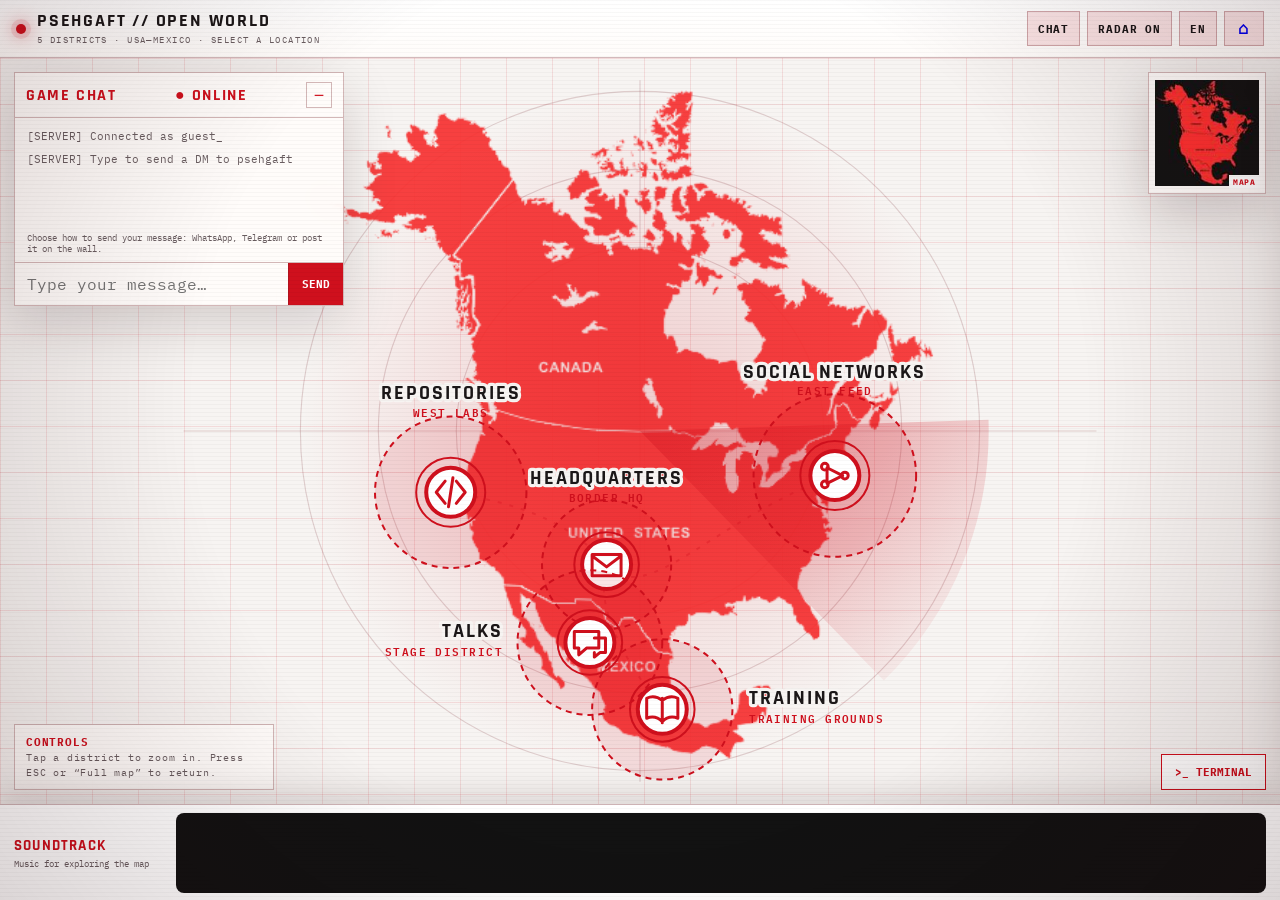
<file: maps/index.html>
<!doctype html>
<html lang="es">
<head>
  <meta charset="utf-8">
  <meta name="viewport" content="width=device-width,initial-scale=1,viewport-fit=cover">
  <meta name="color-scheme" content="light dark">
  <link rel="icon" href="data:,">
  <title>Heber Romero Téllez · psehgaft // OPEN WORLD</title>
  <style>
    @import url('https://fonts.googleapis.com/css2?family=IBM+Plex+Mono:wght@400;500;600;700&family=Rajdhani:wght@500;600;700&display=swap');
    :root{
      color-scheme:light dark;
      --bg:#f4f1ef;--panel:rgba(255,252,250,.94);--panel-strong:#fff;--ink:#1b1718;--muted:#695d60;
      --red:#cf101d;--red-bright:#e61e2d;--red-soft:rgba(207,16,29,.11);--line:rgba(109,26,32,.3);
      --land:#e4d8d6;--land-hi:#eee5e3;--water:#f7f4f2;--shadow:0 18px 50px rgba(39,9,12,.16);
      --mono:'IBM Plex Mono',monospace;--display:'Rajdhani',sans-serif;
      --plane-cursor:url("data:image/svg+xml,%3Csvg xmlns='http://www.w3.org/2000/svg' width='28' height='28' viewBox='0 0 28 28'%3E%3Cpath d='M14 2c1.1 0 2 .9 2 2v6l9 6v3l-9-3v6l3 2v2l-5-2-5 2v-2l3-2v-6l-9 3v-3l9-6V4c0-1.1.9-2 2-2Z' fill='%23cf101d' stroke='%23fff' stroke-width='1.2' stroke-linejoin='round'/%3E%3C/svg%3E") 14 2,auto;
    }
    @media(prefers-color-scheme:dark){:root{
      --bg:#07080a;--panel:rgba(12,12,15,.92);--panel-strong:#111216;--ink:#f6e9e9;--muted:#b99799;
      --red:#ff2938;--red-bright:#ff5360;--red-soft:rgba(255,41,56,.13);--line:rgba(255,63,76,.38);
      --land:#1b1719;--land-hi:#251b1e;--water:#090a0c;--shadow:0 22px 60px rgba(0,0,0,.55);
    }}
    *{box-sizing:border-box}html{margin:0;width:100%;height:100%;overflow:hidden;background:var(--bg)}body{margin:0;position:fixed;inset:0;width:100%;height:100%;background:var(--bg);color:var(--ink);font-family:var(--mono);overflow:hidden;cursor:var(--plane-cursor)}.hidden{display:none!important}button,input{font:inherit}button{color:inherit}button,a,input,.district,.zoom-poi,.item{cursor:var(--plane-cursor)!important}
    button:focus-visible,input:focus-visible,a:focus-visible,.district:focus-visible{outline:2px solid var(--red-bright);outline-offset:3px}
    .scanlines,.vignette{position:fixed;inset:0;pointer-events:none;z-index:80}.scanlines{opacity:.34;background:repeating-linear-gradient(0deg,transparent 0 3px,rgba(0,0,0,.08) 3px 4px)}
    .vignette{background:radial-gradient(circle at 50% 45%,transparent 55%,rgba(36,0,3,.16));}
    .hud{height:58px;position:fixed;z-index:60;top:0;left:0;right:0;padding:0 16px;display:flex;align-items:center;justify-content:space-between;border-bottom:1px solid var(--line);background:linear-gradient(180deg,var(--panel-strong),var(--panel));backdrop-filter:blur(12px)}
    .hud-status{display:flex;align-items:center;gap:11px;min-width:0}.pulse{width:10px;height:10px;border-radius:50%;background:var(--red);box-shadow:0 0 0 5px var(--red-soft),0 0 18px var(--red)}
    .hud-copy{min-width:0}.hud-title{font-family:var(--display);font-weight:700;letter-spacing:.1em;font-size:18px;line-height:1}.hud-meta{font-size:9px;color:var(--muted);letter-spacing:.16em;margin-top:4px;white-space:nowrap;overflow:hidden;text-overflow:ellipsis}
    .hud-actions{display:flex;gap:7px}.hud-btn,.icon-btn{border:1px solid var(--line);background:var(--red-soft);padding:8px 10px;cursor:pointer;font-weight:700;font-size:11px;letter-spacing:.08em;text-transform:uppercase}.hud-btn:hover,.icon-btn:hover{background:var(--red);color:#fff;border-color:var(--red)}
    .workspace{position:fixed;inset:58px 0 96px;background:var(--water);overflow:hidden}
    .map-stage{width:100%;height:100%;position:relative;background-image:linear-gradient(var(--red-soft) 1px,transparent 1px),linear-gradient(90deg,var(--red-soft) 1px,transparent 1px);background-size:46px 46px}
    #world{width:100%;height:100%;display:block;touch-action:manipulation}
    .ocean-ring{fill:none;stroke:var(--line);stroke-width:1}.map-image{opacity:.92;filter:saturate(.92) contrast(1.05);pointer-events:none}.route{fill:none;stroke:var(--red);stroke-width:2;stroke-dasharray:4 8;opacity:.3;vector-effect:non-scaling-stroke}
    .zoom-map{position:absolute;inset:0;z-index:18;overflow:hidden;background:transparent}.zoom-map:before,.zoom-map:after{content:'';position:absolute;left:32%;top:48%;border:1px solid var(--line);border-radius:50%;transform:translate(-50%,-50%);pointer-events:none}.zoom-map:before{width:min(62vw,620px);aspect-ratio:1}.zoom-map:after{width:min(38vw,380px);aspect-ratio:1}.zoom-map img{position:absolute;inset:0;width:100%;height:100%;object-fit:cover;opacity:.7;filter:contrast(1.22);pointer-events:none}.zoom-map-title{position:absolute;left:16px;top:16px;z-index:2;color:var(--red);font:700 13px var(--mono);letter-spacing:.14em;text-transform:uppercase}.zoom-poi{position:absolute;z-index:3;width:48px;height:48px;border:2px solid var(--red);border-radius:50%;display:grid;place-items:center;background:var(--panel-strong);color:var(--red);cursor:pointer;box-shadow:0 0 0 7px var(--red-soft),0 8px 22px rgba(51,5,9,.18);transition:background .18s,color .18s}.zoom-poi:hover,.zoom-poi:focus-visible{background:var(--red);color:#fff}.zoom-poi svg{width:23px;height:23px;fill:none;stroke:currentColor;stroke-width:2;stroke-linecap:round;stroke-linejoin:round}.zoom-poi span{position:absolute;left:50%;top:55px;transform:translateX(-50%);min-width:110px;max-width:160px;padding:3px 5px;background:var(--panel);color:var(--ink);font:700 10px/1.2 var(--mono);text-align:center;border:1px solid var(--line);overflow-wrap:anywhere}.zoom-poi.active{background:var(--red);color:#fff}.zoom-poi.active span{color:var(--red)}
    .sweep{transform-origin:500px 335px;animation:spin 12s linear infinite}.radar-off .sweep,.radar-off .ping{animation:none!important;opacity:.14}
    @keyframes spin{to{transform:rotate(360deg)}}@keyframes ping{0%,100%{opacity:.35;transform:scale(.85)}50%{opacity:1;transform:scale(1.16)}}
    .district{cursor:var(--plane-cursor);transition:opacity .2s ease,visibility .2s ease}.map-stage.zoomed .district:not(.active){opacity:0;visibility:hidden;pointer-events:none}.zone{fill:var(--red-soft);stroke:var(--red);stroke-width:2;stroke-dasharray:6 5;vector-effect:non-scaling-stroke;transition:.2s}.district:hover .zone,.district.active .zone{fill:rgba(230,30,45,.22);stroke-width:3}.district:focus{outline:none}
    .pin-core{fill:var(--panel-strong);stroke:var(--red);stroke-width:4;vector-effect:non-scaling-stroke}.pin-house{fill:none;stroke:var(--red);stroke-width:3;stroke-linecap:round;stroke-linejoin:round;vector-effect:non-scaling-stroke}.ping{fill:none;stroke:var(--red);stroke-width:2;vector-effect:non-scaling-stroke;transform-origin:center;animation:ping 2.2s ease-in-out infinite}
    .district-label{font:700 18px var(--display);letter-spacing:.1em;fill:var(--ink);paint-order:stroke;stroke:var(--water);stroke-width:6px;stroke-linejoin:round}.district-sub{font:600 10px var(--mono);letter-spacing:.13em;fill:var(--red)}
    .map-legend{position:absolute;left:14px;bottom:14px;z-index:10;background:var(--panel);border:1px solid var(--line);padding:9px 11px;font-size:10px;line-height:1.5;color:var(--muted);letter-spacing:.08em;max-width:260px;backdrop-filter:blur(8px)}.map-legend strong{display:block;color:var(--red);font-size:11px}
    .minimap{position:absolute;right:14px;top:14px;z-index:12;width:118px;aspect-ratio:457/472;padding:6px;background:var(--panel);border:1px solid var(--line);box-shadow:var(--shadow);pointer-events:none}.minimap:after{content:'MAPA';position:absolute;right:5px;bottom:4px;padding:2px 4px;background:var(--panel-strong);color:var(--red);font-size:8px;font-weight:700;letter-spacing:.1em}.minimap img{display:block;width:100%;height:100%;object-fit:contain}
    .zoom-back{position:absolute;left:50%;bottom:16px;transform:translateX(-50%);z-index:25;border:1px solid var(--red);background:var(--panel-strong);color:var(--red);padding:9px 14px;cursor:pointer;font-size:11px;font-weight:700;letter-spacing:.08em}
    .chat{position:absolute;z-index:35;left:14px;top:14px;width:330px;border:1px solid var(--line);background:var(--panel);box-shadow:var(--shadow);backdrop-filter:blur(10px)}
    .panel-head{min-height:40px;padding:9px 11px;display:flex;align-items:center;justify-content:space-between;border-bottom:1px solid var(--line);font-family:var(--display);font-weight:700;letter-spacing:.1em;color:var(--red)}
    .chat-log{height:114px;padding:10px 12px;overflow:auto;font-size:11px;line-height:1.55}.chat-log p{margin:0 0 6px}.server{color:var(--muted)}.user-msg{color:var(--red)}
    .chat-note{font-size:9px;color:var(--muted);padding:0 12px 8px}.chat-form{display:grid;grid-template-columns:1fr auto;border-top:1px solid var(--line)}.chat-form input{min-width:0;border:0;background:transparent;color:var(--ink);padding:11px 12px;outline:none}.chat-form button{border:0;border-left:1px solid var(--line);background:var(--red);color:white;padding:0 13px;cursor:pointer;font-size:11px;font-weight:700}
    .side{position:fixed;z-index:55;top:58px;right:0;bottom:96px;width:min(410px,94vw);background:var(--panel-strong);border-left:1px solid var(--line);box-shadow:var(--shadow);transform:translateX(103%);transition:transform .32s cubic-bezier(.2,.8,.2,1);display:flex;flex-direction:column}.side.open{transform:none}.side-top{padding:18px 18px 12px;border-bottom:1px solid var(--line)}.kicker{font-size:10px;color:var(--red);letter-spacing:.16em;font-weight:700}.side h2{font:700 30px/1 var(--display);margin:6px 42px 6px 0;letter-spacing:.02em}.side-close{position:absolute;right:12px;top:12px}.side-desc{font-size:12px;line-height:1.55;color:var(--muted);margin:0}.side-body{padding:14px 18px 24px;overflow:auto;flex:1}.item-list{display:grid;gap:8px}.item{width:100%;display:grid;grid-template-columns:38px 1fr auto;align-items:center;gap:10px;text-align:left;border:1px solid var(--line);background:var(--red-soft);padding:10px;cursor:pointer}.item:hover{border-color:var(--red);background:rgba(230,30,45,.18)}.item-icon{width:34px;height:34px;display:grid;place-items:center;border:1px solid var(--red);color:var(--red)}.item-icon svg{width:18px;height:18px;fill:none;stroke:currentColor;stroke-width:2;stroke-linecap:round;stroke-linejoin:round}.item strong{font-size:12px;overflow-wrap:anywhere}.item small{display:block;color:var(--muted);margin-top:3px}.arr{color:var(--red)}
    .detail-back{border:0;background:none;color:var(--red);padding:0 0 14px;cursor:pointer;font-size:11px;font-weight:700}.detail-card{border-top:2px solid var(--red);padding-top:18px}.detail-card h3{font:700 26px/1.05 var(--display);margin:0 0 8px}.detail-card p{color:var(--muted);font-size:13px;line-height:1.6}.open-link{display:inline-block;background:var(--red);color:#fff;text-decoration:none;padding:11px 15px;font-size:11px;font-weight:700;letter-spacing:.08em;text-transform:uppercase}.open-link:hover{background:var(--ink);color:var(--panel-strong)}
    .catalog-tools{position:sticky;top:-14px;background:var(--panel-strong);padding:0 0 10px;z-index:2}.search{width:100%;border:1px solid var(--line);background:var(--bg);color:var(--ink);padding:11px 12px;outline:none}.search:focus{border-color:var(--red)}.count{font-size:10px;color:var(--muted);margin:8px 0 0}.repo-list{display:grid;gap:6px}.repo{padding:9px 10px;border:1px solid var(--line);background:var(--red-soft);font-size:11px}.repo b{display:block;overflow-wrap:anywhere}.repo span{color:var(--muted);font-size:10px}.catalog-link{margin-top:12px;display:inline-block;color:var(--red);font-size:11px;font-weight:700}
    .terminal{position:absolute;z-index:40;right:14px;bottom:14px;width:min(440px,calc(100vw - 28px));border:1px solid var(--red);background:rgba(7,8,10,.96);color:#f4e7e7;box-shadow:var(--shadow)}.term-head{padding:8px 10px;border-bottom:1px solid rgba(255,61,75,.35);display:flex;justify-content:space-between;color:#ff5360;font-size:10px;letter-spacing:.1em}.term-out{height:165px;padding:10px 12px;overflow:auto;font-size:11px;line-height:1.55}.term-out p{margin:0 0 5px;white-space:pre-wrap}.prompt{color:#ff5360}.term-form{display:flex;gap:8px;border-top:1px solid rgba(255,61,75,.35);padding:9px 11px}.term-form input{flex:1;min-width:0;border:0;outline:none;background:transparent;color:#fff}.term-fab{position:absolute;right:14px;bottom:14px;z-index:38;border:1px solid var(--red);background:var(--panel-strong);color:var(--red);padding:10px 13px;cursor:pointer;font-weight:700;font-size:11px}
    .spotify-dock{position:fixed;z-index:58;left:0;right:0;bottom:0;height:96px;display:grid;grid-template-columns:150px 1fr;align-items:center;gap:12px;padding:8px 14px;background:var(--panel-strong);border-top:1px solid var(--line);box-shadow:0 -12px 30px rgba(39,9,12,.12)}.spotify-copy{min-width:0}.spotify-copy strong{display:block;font-family:var(--display);font-size:15px;letter-spacing:.08em;color:var(--red)}.spotify-copy span{display:block;margin-top:3px;font-size:9px;line-height:1.35;color:var(--muted)}.spotify-dock iframe{display:block;width:100%;height:80px;border:0;border-radius:8px;background:#121212}
    @media(max-width:760px){
      body{overflow:auto}.hud{height:54px;padding:0 10px}.hud-title{font-size:15px}.hud-meta{display:none}.hud-btn{padding:7px 8px;font-size:10px}.hud-btn[data-wide]{display:none}.workspace{inset:54px 0 88px}.chat{top:8px;left:8px;width:calc(100% - 16px)}.chat-log{height:92px}.side{top:auto;left:0;right:0;bottom:88px;width:100%;height:min(64vh,580px);border-left:0;border-top:1px solid var(--line);transform:translateY(calc(103% + 88px))}.side.open{transform:none}.side h2{font-size:25px}.map-legend{left:8px;bottom:8px;max-width:210px}.minimap{right:8px;top:158px;width:86px;padding:4px}.minimap:after{font-size:7px}.zoom-back{bottom:8px}.zoom-map-title{top:8px;left:8px;font-size:10px}.zoom-poi{width:42px;height:42px}.zoom-poi span{top:48px;min-width:84px;max-width:112px;font-size:8px}.terminal{right:8px;bottom:8px;width:calc(100vw - 16px)}.term-fab{right:8px;bottom:8px}.district-label{font-size:22px}.spotify-dock{height:88px;display:block;padding:4px 6px}.spotify-copy{display:none}.spotify-dock iframe{height:80px;border-radius:7px}}
    @media(max-width:440px){.hud-title{font-size:13px}.hud-actions{gap:4px}.hud-btn{letter-spacing:0;padding:7px}.map-legend{font-size:8px;max-width:160px}.map-legend strong{font-size:9px}.zoom-back{left:auto;right:8px;transform:none}.terminal{bottom:6px}.term-out{height:180px}}
    .home-btn{text-decoration:none;display:inline-flex;align-items:center;justify-content:center;min-width:40px;font-size:17px;line-height:1}
        @media(prefers-reduced-motion:reduce){*,*:before,*:after{animation-duration:.01ms!important;animation-iteration-count:1!important;scroll-behavior:auto!important;transition-duration:.01ms!important}}
  .wa-modal{position:absolute;inset:0;z-index:40;display:flex;align-items:center;justify-content:center;background:rgba(0,0,0,.72);backdrop-filter:blur(2px)}
.wa-modal.hidden{display:none}
.wa-modal-box{width:min(420px,88%);background:#0a0a0a;border:1px solid var(--red);box-shadow:0 0 40px rgba(255,36,0,.25);padding:26px}
.wa-modal-title{font:700 13px ui-monospace,monospace;letter-spacing:2px;color:var(--red);margin:0 0 14px}
.wa-modal-msg{font:13px/1.6 ui-monospace,monospace;color:#e5e5e5;background:#111;border:1px solid var(--line);padding:12px 14px;margin:0 0 20px;white-space:pre-wrap;overflow-wrap:anywhere;max-height:140px;overflow:auto}
.wa-modal-actions{display:flex;gap:10px}
.wa-modal-send{flex:1;background:var(--red);color:#fff;border:0;font:700 12px ui-monospace,monospace;letter-spacing:1px;padding:12px;cursor:pointer}
.wa-modal-cancel{background:transparent;color:var(--muted,#b5b5b5);border:1px solid var(--line);font:700 12px ui-monospace,monospace;letter-spacing:1px;padding:12px 16px;cursor:pointer}.chat-btn{flex:1;border:1px solid var(--line);background:#111;color:#e5e5e5;font:700 11px ui-monospace,monospace;letter-spacing:1px;padding:10px 4px;cursor:pointer}
.chat-wa{border-color:#1faa53;color:#4be07f}
.chat-tg{border-color:#2a9fd8;color:#5ec4f5}
.chat-gb{border-color:var(--red);color:var(--red)}
.wa-modal-hint{font:12px/1.5 ui-monospace,monospace;color:var(--muted,#b5b5b5);margin:-8px 0 16px}
.wa-modal-hint.hidden{display:none}
.giscus-box{width:min(640px,94%)}
.muro-list{max-height:260px;overflow-y:auto;background:#0d0d0d;border:1px solid var(--line);padding:10px 12px;margin:0 0 14px}
.muro-loading,.muro-empty{font:12px/1.6 ui-monospace,monospace;color:var(--muted,#b5b5b5);margin:6px 0}
.muro-item{border-bottom:1px solid var(--line);padding:8px 0}
.muro-item:last-child{border-bottom:0}
.muro-head{font:11px ui-monospace,monospace;color:var(--muted,#b5b5b5);margin:0 0 4px}
.muro-head strong{color:var(--red);letter-spacing:1px}
.muro-text{font:13px/1.55 ui-monospace,monospace;color:#e5e5e5;margin:0;overflow-wrap:anywhere;white-space:pre-wrap}
.muro-form{display:flex;gap:8px;margin:0 0 14px;flex-wrap:wrap}
.muro-form input{background:#111;border:1px solid var(--line);color:#e5e5e5;font:12px ui-monospace,monospace;padding:10px}
.muro-form #muroName{flex:1 1 110px;min-width:0}
.muro-form #muroMsg{flex:2 1 180px;min-width:0}
.muro-form .wa-modal-send{flex:1 1 100%}
.muro-iframe{position:absolute;width:1px;height:1px;opacity:0;pointer-events:none}
.chat-toggle{background:none;border:1px solid var(--line);color:var(--red);font:700 14px ui-monospace,monospace;width:26px;height:26px;cursor:pointer;line-height:1}
.chat.collapsed .chat-log,.chat.collapsed .chat-note,.chat.collapsed .chat-form{display:none}
.wa-modal-name{width:100%;box-sizing:border-box;background:#111;border:1px solid var(--line);color:#e5e5e5;font:12px ui-monospace,monospace;padding:10px;margin:0 0 12px}
.send-channels{margin-bottom:12px}
.send-channels .chat-btn{padding:12px 4px}
.wall-msg{font:12px/1.5 ui-monospace,monospace;color:#c9c9c9;margin:4px 0;overflow-wrap:anywhere}
.wall-msg strong{color:var(--red)}
</style>
</head>
<body>
  <div class="scanlines" aria-hidden="true"></div><div class="vignette" aria-hidden="true"></div>
  <header class="hud">
    <div class="hud-status"><span class="pulse" aria-hidden="true"></span><div class="hud-copy"><div class="hud-title" data-t="hud">PSEHGAFT // OPEN WORLD</div><div class="hud-meta" data-t="meta">5 DISTRITOS · USA—MÉXICO · SELECCIONA UNA UBICACIÓN</div></div></div>
    <div class="hud-actions">
      <button class="hud-btn" id="chatToggle" aria-pressed="true">CHAT</button>
      <button class="hud-btn" id="radarToggle" aria-pressed="true" data-wide data-t="radar">RADAR ON</button>
      <button class="hud-btn" id="langToggle" aria-label="Cambiar idioma">EN</button>
      <a class="hud-btn home-btn" id="homeBtn" href="/" data-taria="homeBtn" aria-label="Volver al inicio">⌂</a>
    </div>
  </header>
  <main class="workspace" id="workspace">
    <section class="map-stage" aria-label="Mapa interactivo de Estados Unidos y México">
      <svg id="world" viewBox="0 0 1000 670" role="img" aria-labelledby="mapTitle mapDesc">
        <title id="mapTitle">Mapa interactivo del portafolio de Heber entre Estados Unidos y México</title>
        <desc id="mapDesc">Cinco distritos representan redes sociales, repositorios, pláticas, entrenamiento y contacto.</desc>
        <defs>
          <radialGradient id="radarFill"><stop offset="0" stop-color="var(--red)" stop-opacity=".18"/><stop offset="1" stop-color="var(--red)" stop-opacity="0"/></radialGradient>
          <linearGradient id="sweepFill" x1="0" y1="0" x2="1" y2="1"><stop stop-color="var(--red)" stop-opacity=".35"/><stop offset="1" stop-color="var(--red)" stop-opacity="0"/></linearGradient>
        </defs>
        <g opacity=".6"><circle class="ocean-ring" cx="500" cy="335" r="305"/><circle class="ocean-ring" cx="500" cy="335" r="235"/><circle class="ocean-ring" cx="500" cy="335" r="165"/><path class="ocean-ring" d="M90 335H910M500 20V650"/></g>
        <image class="map-image" href="[data-uri]" x="185" y="25" width="630" height="610" preserveAspectRatio="xMidYMid meet"/>
        <circle cx="500" cy="335" r="305" fill="url(#radarFill)"/>
        <path class="sweep" fill="url(#sweepFill)" d="M500 335 L813 325 A313 313 0 0 1 719 559 Z"/>
        <path class="route" d="M330 390C388 400 435 414 470 455S566 414 675 375"/><path class="route" d="M470 455C461 488 476 526 515 578"/>
        <g class="district" data-key="repos" tabindex="0" role="button" aria-label="Barrio de los repositorios" transform="translate(330 390)">
          <circle class="zone" r="68"/><circle class="ping" r="31"/><circle class="pin-core" r="22"/><path class="pin-house" d="M-5-10L-13 0l8 10M5-10L13 0 5 10M2-13L-2 13"/>
          <text class="district-label" text-anchor="middle" y="-84" data-label="repos">REPOSITORIOS</text><text class="district-sub" text-anchor="middle" y="-68">WEST LABS</text>
        </g>
        <g class="district" data-key="social" tabindex="0" role="button" aria-label="Barrio de redes sociales" transform="translate(675 375)">
          <circle class="zone" r="73"/><circle class="ping" r="31"/><circle class="pin-core" r="22"/><path class="pin-house" d="M-7-7L7 0M-7 7L7 0M-7-7V7"/><circle class="pin-house" cx="-9" cy="-8" r="3"/><circle class="pin-house" cx="-9" cy="8" r="3"/><circle class="pin-house" cx="9" cy="0" r="3"/>
          <text class="district-label" text-anchor="middle" y="-88" data-label="social">REDES SOCIALES</text><text class="district-sub" text-anchor="middle" y="-72">EAST FEED</text>
        </g>
        <g class="district" data-key="hq" tabindex="0" role="button" aria-label="Cuartel general" transform="translate(470 455)">
          <circle class="zone" r="58"/><circle class="ping" r="29"/><circle class="pin-core" r="22"/><path class="pin-house" d="M-13-9H13V10H-13ZM-12-7L0 2 12-7"/>
          <text class="district-label" text-anchor="middle" y="-72" data-label="hq">CUARTEL GENERAL</text><text class="district-sub" text-anchor="middle" y="-56">BORDER HQ</text>
        </g>
        <g class="district" data-key="talks" tabindex="0" role="button" aria-label="Barrio de las pláticas" transform="translate(455 525)">
          <circle class="zone" r="65"/><circle class="ping" r="29"/><circle class="pin-core" r="22"/><path class="pin-house" d="M-14-10H8V5H-3L-10 11V5H-14ZM4-4H14V9H9L4 13V9"/>
          <text class="district-label" text-anchor="end" x="-78" y="-5" data-label="talks">PLÁTICAS</text><text class="district-sub" text-anchor="end" x="-78" y="12">STAGE DISTRICT</text>
        </g>
        <g class="district" data-key="learn" tabindex="0" role="button" aria-label="Barrio del entrenamiento" transform="translate(520 585)">
          <circle class="zone" r="63"/><circle class="ping" r="29"/><circle class="pin-core" r="22"/><path class="pin-house" d="M0-10V12M0-8C-5-12-10-12-14-10V8C-9 6-4 7 0 11M0-8C5-12 10-12 14-10V8C9 6 4 7 0 11"/>
          <text class="district-label" text-anchor="start" x="78" y="-5" data-label="learn">ENTRENAMIENTO</text><text class="district-sub" text-anchor="start" x="78" y="12">TRAINING GROUNDS</text>
        </g>
      </svg>
      <div class="zoom-map hidden" id="zoomMap" aria-live="polite"><img id="zoomMapImage" src="[data-uri]" alt=""><div class="zoom-map-title" id="zoomMapTitle"></div><div id="zoomPois"></div></div>
      <div class="map-legend"><strong data-t="legendTitle">CONTROLES</strong><span data-t="legend">Toca un distrito para acercarte. ESC o “Mapa completo” para volver.</span></div>
      <div class="minimap" aria-hidden="true"><img src="[data-uri]" alt=""></div>
      <button class="zoom-back hidden" id="zoomBack" data-t="fullMap">MAPA COMPLETO</button>
      <section class="chat" id="chat" aria-label="Chat de juego">
        <div class="panel-head"><span data-t="chatTitle">CHAT DEL JUEGO</span><span>● ONLINE</span><button class="chat-toggle" id="chatCollapse" aria-label="toggle">─</button></div>
        <div class="chat-log" id="chatLog" aria-live="polite"><p class="server" data-t="srv1">[SERVIDOR] Conectado como invitado_</p><p class="server" data-t="srv2">[SERVIDOR] Escribe para enviar un DM a psehgaft</p></div>
        <div class="chat-note" data-t="chatNote">Nada se envía aquí directamente: confirmas el mensaje en tu app de correo.</div>
        <form class="chat-form" id="chatForm"><input id="chatInput" maxlength="360" autocomplete="off" data-ph="chatPh" placeholder="Escribe tu mensaje…" aria-label="Mensaje"><button type="submit" data-t="chatSend">ENVIAR</button></form>
        <div class="wa-modal hidden" id="sendModal" role="dialog" aria-modal="true">
          <div class="wa-modal-box">
            <p class="wa-modal-title" data-t="sendTitle">ENVIAR MENSAJE</p>
            <input class="wa-modal-name" id="sendName" maxlength="40" autocomplete="off" data-ph="chatNamePh" placeholder="Tu nombre (opcional)…" aria-label="Nombre">
            <p class="wa-modal-msg" id="sendModalMsg"></p>
            <div class="wa-modal-actions send-channels">
              <button class="chat-btn chat-wa" id="sendWa">WhatsApp</button>
              <button class="chat-btn chat-tg" id="sendTg">Telegram</button>
              <button class="chat-btn chat-gb" id="sendGb" data-t="chatGb">MURO</button>
            </div>
            <div class="wa-modal-actions">
              <button class="wa-modal-cancel" id="sendModalCancel" data-t="waCancel">CANCELAR</button>
            </div>
          </div>
        </div>
        <div class="wa-modal hidden" id="muroModal" role="dialog" aria-modal="true">
          <div class="wa-modal-box giscus-box">
            <p class="wa-modal-title" data-t="gbTitle">MURO DE VISITANTES</p>
            <div class="muro-list" id="muroList"><p class="muro-loading" data-t="gbLoading">Cargando mensajes…</p></div>
            <form class="muro-form" id="muroForm" target="muroIframe" method="POST" action="https://script.google.com/macros/s/AKfycbyfNhTkKvXNhn_MgNM_435qixUhbdv5oTG_8CJVu-CVX7dG0s1COV9OzI0bfmXVBAYQVA/exec">
              <input id="muroName" name="nombre" maxlength="40" autocomplete="off" data-ph="chatNamePh" placeholder="Tu nombre…" aria-label="Nombre">
              <input type="hidden" id="muroIp" name="ip" value=""><input id="muroMsg" name="mensaje" maxlength="500" autocomplete="off" data-ph="gbMsgPh" placeholder="Escribe en el muro…" aria-label="Mensaje">
              <button class="wa-modal-send" type="submit" data-t="gbSend">PUBLICAR</button>
            </form>
            <iframe name="muroIframe" class="muro-iframe" title="envio" aria-hidden="true" tabindex="-1"></iframe>
            <div class="wa-modal-actions">
              <button class="wa-modal-cancel" id="muroClose" data-t="waCancel">CERRAR</button>
            </div>
          </div>
        </div>
      </section></section>
      <section class="terminal hidden" id="terminal" aria-label="Terminal interactiva">
        <div class="term-head"><span>PSEHGAFT@OPEN-WORLD:~</span><button class="icon-btn" id="termClose" aria-label="Cerrar terminal">×</button></div>
        <div class="term-out" id="termOut" aria-live="polite"><p><span class="prompt">system@map:~$</span> <span data-t="termWelcome">Escribe “help” para ver los comandos.</span></p></div>
        <form class="term-form" id="termForm"><span class="prompt">$</span><input id="termInput" autocomplete="off" spellcheck="false" aria-label="Comando de terminal"></form>
      </section>
      <button class="term-fab" id="termToggle">&gt;_ TERMINAL</button>
    </section>
  </main>
  <aside class="side" id="side" aria-labelledby="sideTitle" aria-hidden="true">
    <button class="icon-btn side-close" id="sideClose" aria-label="Cerrar panel">×</button>
    <div class="side-top"><div class="kicker" id="sideKicker">DISTRITO 01</div><h2 id="sideTitle">Repositorios</h2><p class="side-desc" id="sideDesc"></p></div>
    <div class="side-body" id="sideBody"></div>
  </aside>
  <section class="spotify-dock" aria-label="Reproductor de música de Spotify">
    <div class="spotify-copy"><strong>SOUNDTRACK</strong><span data-t="spotifyNote">Música para recorrer el mapa</span></div>
    <iframe title="Reproductor de Spotify" src="https://open.spotify.com/embed/playlist/2sCKbm0MhLFjAsT8ETjfn3" allow="autoplay; clipboard-write; encrypted-media; fullscreen; picture-in-picture" loading="lazy"></iframe>
  </section>
  <script>
  (function(){'use strict';
    var LANGS=['es','en','fr','de'], active=null, detailIndex=null;
    function detectLang(){try{var l=(navigator.language||'en').slice(0,2).toLowerCase();return LANGS.indexOf(l)>-1?l:'en'}catch(e){return 'en'}}
    var initLang='es';try{initLang=localStorage.getItem('map-lang')||detectLang()}catch(e){initLang=detectLang()}
    var lang=initLang;
    var STR={
      es:{hud:'PSEHGAFT // OPEN WORLD',meta:'5 DISTRITOS · USA—MÉXICO · SELECCIONA UNA UBICACIÓN',radar:'RADAR ON',legendTitle:'CONTROLES',legend:'Toca un distrito para acercarte. ESC o “Mapa completo” para volver.',fullMap:'MAPA COMPLETO',chatTitle:'CHAT DEL JUEGO',srv1:'[SERVIDOR] Conectado como invitado_',srv2:'[SERVIDOR] Escribe para enviar un DM a psehgaft',chatNote:'Elige cómo enviar tu mensaje: WhatsApp, Telegram o publícalo en el muro.',chatPh:'Escribe tu mensaje…',chatSend:'ENVIAR',waTitle:'ENVIAR POR WHATSAPP',waSend:'ABRIR WHATSAPP ↗',waCancel:'CANCELAR',chatNamePh:'Tu nombre…',tgTitle:'ENVIAR POR TELEGRAM',tgSend:'ABRIR TELEGRAM ↗',tgHint:'Tu mensaje se copiará al portapapeles para pegarlo en el chat.',gbTitle:'MURO DE VISITANTES',gbLoading:'Cargando mensajes…',gbEmpty:'Sé la primera persona en dejar un mensaje.',gbSend:'PUBLICAR',gbMsgPh:'Escribe en el muro…',chatGb:'MURO',sendTitle:'ENVIAR MENSAJE',termWelcome:'Escribe “help” para ver los comandos.',spotifyNote:'Música para recorrer el mapa',locations:'UBICACIONES',open:'ABRIR ↗',back:'← VOLVER A LA LISTA',catalog:'ABRIR CATÁLOGO',search:'Buscar: ansible, gpu, quarkus…',results:'resultados',profile:'VER PERFIL COMPLETO EN GITHUB ↗',repos:'REPOSITORIOS',social:'REDES SOCIALES',talks:'PLÁTICAS',learn:'ENTRENAMIENTO',hq:'CUARTEL GENERAL',homeBtn:'Volver al inicio',switchLang:'Cambiar idioma',openChat:'ABRIR CHAT',more:'más; afina la búsqueda.',kicker:'DISTRITO ',you:'[TÚ]',langIs:'Idioma: Español',termHelp:'help · whoami · redes · proyectos · charlas · entrenamiento · contacto · mapa · lang · clear',termSocial:'Abriendo el barrio de las redes sociales…',termRepos:'Abriendo repositorios…',termTalks:'Abriendo el barrio de las pláticas…',termLearn:'Abriendo entrenamiento…',termHq:'Abriendo el cuartel general…',termMap:'Volviendo al mapa completo…',termUnknown:'Comando no encontrado. Prueba “help”.'},
      en:{hud:'PSEHGAFT // OPEN WORLD',meta:'5 DISTRICTS · USA—MEXICO · SELECT A LOCATION',radar:'RADAR ON',legendTitle:'CONTROLS',legend:'Tap a district to zoom in. Press ESC or “Full map” to return.',fullMap:'FULL MAP',chatTitle:'GAME CHAT',srv1:'[SERVER] Connected as guest_',srv2:'[SERVER] Type to send a DM to psehgaft',chatNote:'Choose how to send your message: WhatsApp, Telegram or post it on the wall.',chatPh:'Type your message…',chatSend:'SEND',waTitle:'SEND VIA WHATSAPP',waSend:'OPEN WHATSAPP ↗',waCancel:'CANCEL',chatNamePh:'Your name…',tgTitle:'SEND VIA TELEGRAM',tgSend:'OPEN TELEGRAM ↗',tgHint:'Your message will be copied to the clipboard to paste it in the chat.',gbTitle:'VISITOR WALL',gbLoading:'Loading messages…',gbEmpty:'Be the first to leave a message.',gbSend:'POST',gbMsgPh:'Write on the wall…',chatGb:'WALL',sendTitle:'SEND MESSAGE',termWelcome:'Type “help” to list commands.',spotifyNote:'Music for exploring the map',locations:'LOCATIONS',open:'OPEN ↗',back:'← BACK TO LIST',catalog:'OPEN CATALOG',search:'Search: ansible, gpu, quarkus…',results:'results',profile:'VIEW FULL GITHUB PROFILE ↗',repos:'REPOSITORIES',social:'SOCIAL NETWORKS',talks:'TALKS',learn:'TRAINING',hq:'HEADQUARTERS',homeBtn:'Back to home',switchLang:'Change language',openChat:'OPEN CHAT',more:'more; narrow your search.',kicker:'DISTRICT ',you:'[YOU]',langIs:'Language: English',termHelp:'help · whoami · social · repos · talks · learn · contact · map · lang · clear',termSocial:'Opening Social Networks district…',termRepos:'Opening repositories…',termTalks:'Opening Talks district…',termLearn:'Opening training…',termHq:'Opening headquarters…',termMap:'Returning to full map…',termUnknown:'Command not found. Try “help”.'},
      fr:{hud:'PSEHGAFT // OPEN WORLD',meta:'5 DISTRICTS · USA—MEXIQUE · SÉLECTIONNE UN LIEU',radar:'RADAR ON',legendTitle:'CONTRÔLES',legend:'Touche un district pour zoomer. ÉCHAP ou « Carte complète » pour revenir.',fullMap:'CARTE COMPLÈTE',chatTitle:'CHAT DU JEU',srv1:'[SERVEUR] Connecté en tant qu’invité_',srv2:'[SERVEUR] Écris pour envoyer un DM à psehgaft',chatNote:'Choisis comment envoyer ton message : WhatsApp, Telegram ou publie-le sur le mur.',chatPh:'Écris ton message…',chatSend:'ENVOYER',waTitle:'ENVOYER VIA WHATSAPP',waSend:'OUVRIR WHATSAPP ↗',waCancel:'ANNULER',chatNamePh:'Ton nom…',tgTitle:'ENVOYER VIA TELEGRAM',tgSend:'OUVRIR TELEGRAM ↗',tgHint:'Ton message sera copié dans le presse-papiers pour le coller dans le chat.',gbTitle:'MUR DES VISITEURS',gbLoading:'Chargement des messages…',gbEmpty:'Sois la première personne à laisser un message.',gbSend:'PUBLIER',gbMsgPh:'Écris sur le mur…',chatGb:'MUR',sendTitle:'ENVOYER LE MESSAGE',termWelcome:'Écris « help » pour voir les commandes.',spotifyNote:'Musique pour explorer la carte',locations:'LIEUX',open:'OUVRIR ↗',back:'← RETOUR À LA LISTE',catalog:'OUVRIR LE CATALOGUE',search:'Rechercher : ansible, gpu, quarkus…',results:'résultats',profile:'VOIR LE PROFIL GITHUB COMPLET ↗',repos:'DÉPÔTS',social:'RÉSEAUX SOCIAUX',talks:'CONFÉRENCES',learn:'FORMATION',hq:'QUARTIER GÉNÉRAL',homeBtn:'Retour à l’accueil',switchLang:'Changer de langue',openChat:'OUVRIR LE CHAT',more:'de plus ; affine ta recherche.',kicker:'DISTRICT ',you:'[TOI]',langIs:'Langue : français',termHelp:'help · whoami · réseaux · dépôts · conférences · formation · contact · carte · lang · clear',termSocial:'Ouverture du district des réseaux sociaux…',termRepos:'Ouverture des dépôts…',termTalks:'Ouverture du district des conférences…',termLearn:'Ouverture de la formation…',termHq:'Ouverture du quartier général…',termMap:'Retour à la carte complète…',termUnknown:'Commande introuvable. Essaie « help ».'},
      de:{hud:'PSEHGAFT // OPEN WORLD',meta:'5 DISTRIKTE · USA—MEXIKO · WÄHLE EINEN ORT',radar:'RADAR ON',legendTitle:'STEUERUNG',legend:'Tippe auf einen Distrikt, um zu zoomen. ESC oder „Ganze Karte“ zum Zurückkehren.',fullMap:'GANZE KARTE',chatTitle:'SPIEL-CHAT',srv1:'[SERVER] Als Gast_ verbunden',srv2:'[SERVER] Schreibe, um psehgaft eine DM zu senden',chatNote:'Wähle, wie du deine Nachricht sendest: WhatsApp, Telegram oder poste sie an die Wand.',chatPh:'Schreib deine Nachricht…',chatSend:'SENDEN',waTitle:'PER WHATSAPP SENDEN',waSend:'WHATSAPP ÖFFNEN ↗',waCancel:'ABBRECHEN',chatNamePh:'Dein Name…',tgTitle:'PER TELEGRAM SENDEN',tgSend:'TELEGRAM ÖFFNEN ↗',tgHint:'Deine Nachricht wird in die Zwischenablage kopiert, um sie in den Chat einzufügen.',gbTitle:'BESUCHERWAND',gbLoading:'Nachrichten werden geladen…',gbEmpty:'Sei die erste Person, die eine Nachricht hinterlässt.',gbSend:'POSTEN',gbMsgPh:'An die Wand schreiben…',chatGb:'WAND',sendTitle:'NACHRICHT SENDEN',termWelcome:'Tippe „help“, um die Befehle zu sehen.',spotifyNote:'Musik zum Erkunden der Karte',locations:'ORTE',open:'ÖFFNEN ↗',back:'← ZURÜCK ZUR LISTE',catalog:'KATALOG ÖFFNEN',search:'Suchen: ansible, gpu, quarkus…',results:'Treffer',profile:'VOLLSTÄNDIGES GITHUB-PROFIL ANSEHEN ↗',repos:'REPOSITORIES',social:'SOZIALE NETZWERKE',talks:'VORTRÄGE',learn:'TRAINING',hq:'HAUPTQUARTIER',homeBtn:'Zurück zur Startseite',switchLang:'Sprache ändern',openChat:'CHAT ÖFFNEN',more:'mehr; grenze die Suche ein.',kicker:'DISTRIKT ',you:'[DU]',langIs:'Sprache: Deutsch',termHelp:'help · whoami · netzwerke · repos · vorträge · training · kontakt · karte · lang · clear',termSocial:'Öffne Social-Media-Distrikt…',termRepos:'Öffne Repositories…',termTalks:'Öffne Vortragsdistrikt…',termLearn:'Öffne Training…',termHq:'Öffne Hauptquartier…',termMap:'Zurück zur ganzen Karte…',termUnknown:'Befehl nicht gefunden. Versuch „help“.'}
    };
    function t(k){return STR[lang][k]||k}
    var data={
      repos:{title:{es:'Barrio de los repositorios',en:'Repositories district',fr:'District des dépôts',de:'Repositories-Distrikt'},desc:{es:'Laboratorios, código y experimentos abiertos. Entra al catálogo embebido para buscar por nombre u organización.',en:'Labs, code and open experiments. Open the embedded catalog to search by name or organization.',fr:'Labos, code et expériences ouvertes. Ouvre le catalogue intégré pour chercher par nom ou organisation.',de:'Labs, Code und offene Experimente. Öffne den eingebetteten Katalog, um nach Name oder Organisation zu suchen.'},items:[
        {name:'ocp-ansible-agent-installer',tag:'PSEHGAFT',desc:{es:'Instalación de OpenShift con Ansible.',en:'OpenShift installation with Ansible.',fr:'Installation d’OpenShift avec Ansible.',de:'OpenShift-Installation mit Ansible.'},url:'https://github.com/psehgaft/ocp-ansible-agent-installer'},
        {name:'automation_governance_model',tag:'OPEN-INDUSTRIES',desc:{es:'Gobierno de automatización: roles y prácticas.',en:'Automation governance: roles and practices.',fr:'Gouvernance de l’automatisation : rôles et pratiques.',de:'Automation-Governance: Rollen und Praktiken.'},url:'https://github.com/Open-Industries/automation_governance_model'},
        {name:'open-ecosystem-services',tag:'OPEN-INDUSTRIES',desc:{es:'Servicios y ecosistemas abiertos.',en:'Open services and ecosystems.',fr:'Services et écosystèmes ouverts.',de:'Offene Dienste und Ökosysteme.'},url:'https://github.com/Open-Industries/open-ecosystem-services'},
        {name:'openshift-quarkus-game',tag:'PSEHGAFT',desc:{es:'Aprender jugando con Quarkus.',en:'Learning by playing with Quarkus.',fr:'Apprendre en jouant avec Quarkus.',de:'Lernen durch Spielen mit Quarkus.'},url:'https://github.com/psehgaft/openshift-quarkus-game'},
        {name:'Catálogo de repositorios',tag:'SEARCH',catalog:true,desc:{es:'Buscar en el snapshot del catálogo del 9 de octubre de 2026.',en:'Search the repository snapshot dated October 9, 2026.',fr:'Chercher dans le snapshot du catalogue du 9 octobre 2026.',de:'Im Repository-Snapshot vom 9. Oktober 2026 suchen.'}}
      ]},
      social:{title:{es:'Barrio de las redes sociales',en:'Social networks district',fr:'District des réseaux sociaux',de:'Social-Media-Distrikt'},desc:{es:'Once casas, once formas de conectar con las ideas, el código y el trabajo de Heber.',en:'Eleven houses, eleven ways to connect with Heber’s ideas, code and work.',fr:'Onze maisons, onze façons de se connecter aux idées, au code et au travail d’Heber.',de:'Elf Häuser, elf Wege, sich mit Hebers Ideen, Code und Arbeit zu verbinden.'},items:[
        {name:'LinkedIn',tag:'CAREER',desc:{es:'Trayectoria profesional.',en:'Professional journey.',fr:'Parcours professionnel.',de:'Beruflicher Werdegang.'},url:'https://www.linkedin.com/in/psehgaft/'},{name:'GitHub',tag:'CODE',desc:{es:'Código y laboratorios.',en:'Code and labs.',fr:'Code et labos.',de:'Code und Labs.'},url:'https://github.com/psehgaft'},{name:'Instagram',tag:'VISUAL',desc:{es:'Diario visual.',en:'Visual diary.',fr:'Journal visuel.',de:'Visuelles Tagebuch.'},url:'https://www.instagram.com/psehgaft/'},{name:'Threads',tag:'IDEAS',desc:{es:'Ideas y momentos.',en:'Ideas and moments.',fr:'Idées et moments.',de:'Ideen und Momente.'},url:'https://www.threads.com/@psehgaft'},{name:'Facebook',tag:'COMMUNITY',desc:{es:'Comunidad.',en:'Community.',fr:'Communauté.',de:'Community.'},url:'https://www.facebook.com/psehgaft/'},{name:'X',tag:'FEED',desc:{es:'Conversación en la red.',en:'Conversation on the network.',fr:'Conversation sur le réseau.',de:'Austausch im Netz.'},url:'https://twitter.com/psehgaft'},{name:'YouTube',tag:'VIDEO',desc:{es:'Charlas y sesiones.',en:'Talks and sessions.',fr:'Conférences et sessions.',de:'Vorträge und Sessions.'},url:'https://www.youtube.com/@Psehgaft/videos'},{name:'Spotify',tag:'AUDIO',desc:{es:'Música y playlists.',en:'Music and playlists.',fr:'Musique et playlists.',de:'Musik und Playlists.'},url:'https://open.spotify.com/user/12126013095'},{name:'Tellonym',tag:'Q&A',desc:{es:'Preguntas anónimas.',en:'Anonymous questions.',fr:'Questions anonymes.',de:'Anonyme Fragen.'},url:'https://tellonym.me/psehgaft'},{name:'Blogger',tag:'WRITING',desc:{es:'Escritos y memoria.',en:'Writings and memory.',fr:'Écrits et mémoire.',de:'Texte und Erinnerung.'},url:'https://psehgaft.blogspot.com/'},{name:'Credly',tag:'BADGES',desc:{es:'Certificaciones.',en:'Certifications.',fr:'Certifications.',de:'Zertifikate.'},url:'https://www.credly.com/users/psehgaft/badges'}]},
      talks:{title:{es:'Barrio de las pláticas',en:'Talks district',fr:'District des conférences',de:'Vortragsdistrikt'},desc:{es:'Del laboratorio al escenario: plataformas, virtualización, IA y experiencia de desarrollo.',en:'From the lab to the stage: platforms, virtualization, AI and developer experience.',fr:'Du labo à la scène : plateformes, virtualisation, IA et expérience développeur.',de:'Vom Labor auf die Bühne: Plattformen, Virtualisierung, KI und Developer Experience.'},items:[
        {name:'Your Platform Team Is Not a Ticket Queue',tag:'DEVCONF.US 2026',desc:{es:'Plataformas como producto y autoservicio.',en:'Platforms as product and self-service.',fr:'Plateformes en tant que produit et libre-service.',de:'Plattformen als Produkt und Self-Service.'},url:'https://pretalx.devconf.info/devconf-us-2026/speaker/DCTSUB/'},{name:'GPUs, DRA, and Smarter Scheduling for AI',tag:'DEVCONF.US 2026',desc:{es:'Kubernetes para cargas de IA aceleradas.',en:'Kubernetes for accelerated AI workloads.',fr:'Kubernetes pour les charges IA accélérées.',de:'Kubernetes für beschleunigte KI-Workloads.'},url:'https://pretalx.devconf.info/devconf-us-2026/speaker/DCTSUB/'},{name:'KubeVirt Without Fear',tag:'DEVCONF.US 2026',desc:{es:'VMs y contenedores en una plataforma.',en:'VMs and containers on one platform.',fr:'VM et conteneurs sur une seule plateforme.',de:'VMs und Container auf einer Plattform.'},url:'https://pretalx.devconf.info/devconf-us-2026/speaker/DCTSUB/'},{name:'Unified Workload Migration',tag:'RED HAT WEBINAR',desc:{es:'Modernización con OpenShift Virtualization.',en:'Modernization with OpenShift Virtualization.',fr:'Modernisation avec OpenShift Virtualization.',de:'Modernisierung mit OpenShift Virtualization.'},url:'https://www.redhat.com/en/events/webinar/unified-workload-migration-moving-vms-and-containers-to-openshift-with-openshift-virtualization'},{name:'Intelligent Pipelines',tag:'DEVCONF.US 2025',desc:{es:'AI/ML en flujos de entrega y seguridad.',en:'AI/ML in delivery and security pipelines.',fr:'IA/ML dans les pipelines de livraison et de sécurité.',de:'KI/ML in Delivery- und Sicherheits-Pipelines.'},url:'https://pretalx.devconf.info/devconf-us-2025/talk/KXCC3S/'},{name:'Unifying Developer Experience',tag:'DEVCONF.US 2025',desc:{es:'Mundos virtual y cloud native unidos.',en:'Virtual and cloud native worlds united.',fr:'Mondes virtuel et cloud native unis.',de:'Virtuelle und Cloud-native Welten vereint.'},url:'https://pretalx.devconf.info/devconf-us-2025/talk/7GHCRQ/'},{name:'Canal de YouTube',tag:'VIDEO',desc:{es:'Charlas y sesiones en video.',en:'Talks and sessions on video.',fr:'Conférences et sessions en vidéo.',de:'Vorträge und Sessions als Video.'},url:'https://www.youtube.com/@Psehgaft/videos'}]},
      learn:{title:{es:'Barrio del entrenamiento',en:'Training district',fr:'District de la formation',de:'Trainingsdistrikt'},desc:{es:'Entrenamiento continuo: credenciales, comunidad open source y notas de laboratorio.',en:'Continuous training: credentials, open source community and lab notes.',fr:'Formation continue : certifications, communauté open source et notes de labo.',de:'Kontinuierliches Training: Zertifikate, Open-Source-Community und Labornotizen.'},items:[
        {name:'Credly · DO316',tag:'BADGE',desc:{es:'Insignia de OpenShift Virtualization.',en:'OpenShift Virtualization badge.',fr:'Badge OpenShift Virtualization.',de:'OpenShift-Virtualization-Badge.'},url:'https://www.credly.com/users/psehgaft/badges'},{name:'OpenCommunity',tag:'COMMUNITY',desc:{es:'Comunidad y aprendizaje abierto.',en:'Open learning community.',fr:'Communauté d’apprentissage ouverte.',de:'Offene Lern-Community.'},url:'https://github.com/psehgaft/OpenCommunity'},{name:'Notas de laboratorio',tag:'BLOG',desc:{es:'Escritos y memoria técnica.',en:'Technical notes and memory.',fr:'Notes techniques et mémoire.',de:'Technische Notizen und Erinnerung.'},url:'https://psehgaft.blogspot.com/'},{name:'Soundtrack',tag:'SPOTIFY',desc:{es:'La banda sonora del aprendizaje.',en:'The learning soundtrack.',fr:'La bande-son de l’apprentissage.',de:'Der Soundtrack des Lernens.'},url:'https://open.spotify.com/playlist/2sCKbm0MhLFjAsT8ETjfn3'}]},
      hq:{title:{es:'Cuartel general',en:'Headquarters',fr:'Quartier général',de:'Hauptquartier'},desc:{es:'La línea directa: abre el chat o escribe por correo.',en:'The direct line: open the chat or send an email.',fr:'La ligne directe : ouvre le chat ou écris un e-mail.',de:'Die direkte Linie: Öffne den Chat oder schreib eine E-Mail.'},items:[
        {name:'psehgaft@psehgaft.org',tag:'EMAIL',desc:{es:'Escríbeme un correo directo.',en:'Send me a direct email.',fr:'Écris-moi un e-mail direct.',de:'Schreib mir eine direkte E-Mail.'},url:'mailto:psehgaft@psehgaft.org?subject=Hola%20desde%20el%20mapa'},{name:'Chat del juego',tag:'DM',chat:true,desc:{es:'Enfoca el chat para redactar tu mensaje.',en:'Focus the game chat to compose your message.',fr:'Ouvre le chat du jeu pour rédiger ton message.',de:'Öffne den Spiel-Chat, um deine Nachricht zu schreiben.'}}
      ]}
    };
    var coords={repos:{x:205,y:275,w:260,h:230},social:{x:545,y:255,w:270,h:235},hq:{x:345,y:350,w:250,h:220},talks:{x:330,y:420,w:250,h:220},learn:{x:385,y:485,w:270,h:185}},full={x:0,y:0,w:1000,h:670};
    var districtMaps={repos:{src:'[data-uri]',place:{es:'Mapa de laboratorio · Boston',en:'Lab map · Boston',fr:'Carte du labo · Boston',de:'Laborkarte · Boston'}},social:{src:'[data-uri]',place:{es:'Mapa de conexiones · Boston',en:'Connections map · Boston',fr:'Carte des connexions · Boston',de:'Netzwerkkarte · Boston'}},hq:{src:'[data-uri]',place:{es:'Mapa del cuartel · Ciudad de México',en:'Headquarters map · Mexico City',fr:'Carte du QG · Mexico',de:'Hauptquartier-Karte · Mexiko-Stadt'}},talks:{src:'[data-uri]',place:{es:'Mapa de escenarios · Puebla',en:'Stages map · Puebla',fr:'Carte des scènes · Puebla',de:'Bühnenkarte · Puebla'}},learn:{src:'[data-uri]',place:{es:'Mapa de entrenamiento · Ciudad de México',en:'Training map · Mexico City',fr:'Carte d’entraînement · Mexico',de:'Trainingskarte · Mexiko-Stadt'}}};
    // Real street maps: base64 JPEGs stored as text assets, swapped in when loaded.
    // (Red placeholders stay as fallback until then.)
    (function(){
      var files={boston:'/assets/map-boston.b64',cdmx:'/assets/map-cdmx.b64',puebla:'/assets/map-puebla.b64'};
      var mapFor={repos:'boston',social:'boston',hq:'cdmx',talks:'puebla',learn:'cdmx'};
      Object.keys(files).forEach(function(k){
        fetch(files[k]).then(function(r){if(!r.ok)throw 0;return r.text();}).then(function(b64){
          var uri='data:image/jpeg;base64,'+b64.trim();
          Object.keys(mapFor).forEach(function(dk){if(mapFor[dk]===k)districtMaps[dk].src=uri;});
          if(active&&mapFor[active]===k){document.getElementById('zoomMapImage').src=uri;}
        }).catch(function(){});
      });
    })();
    var poiPos=[[14,24],[34,17],[54,31],[22,51],[47,56],[12,72],[58,73],[34,78],[8,42],[62,48],[42,39]];
    var svg=document.getElementById('world'), side=document.getElementById('side'), sideBody=document.getElementById('sideBody'), sideTitle=document.getElementById('sideTitle'), sideDesc=document.getElementById('sideDesc'), sideKicker=document.getElementById('sideKicker'), zoomMap=document.getElementById('zoomMap');
    function escapeHtml(s){return String(s).replace(/[&<>"']/g,function(c){return {'&':'&amp;','<':'&lt;','>':'&gt;','"':'&quot;',"'":'&#39;'}[c]})}
    function iconSvg(it){var s=((it.tag||'')+' '+(it.name||'')).toLowerCase(),p='';if(s.indexOf('email')>-1)p='<path d="M3 5h18v14H3zM4 7l8 6 8-6"/>';else if(s.indexOf('video')>-1||s.indexOf('youtube')>-1)p='<rect x="3" y="5" width="18" height="14" rx="2"/><path d="M10 9l5 3-5 3z"/>';else if(s.indexOf('spotify')>-1||s.indexOf('audio')>-1||s.indexOf('soundtrack')>-1)p='<path d="M9 18V6l10-2v12M9 18c0 2-5 3-5 0s5-3 5 0M19 16c0 2-5 3-5 0s5-3 5 0"/>';else if(s.indexOf('talk')>-1||s.indexOf('webinar')>-1||s.indexOf('devconf')>-1)p='<rect x="8" y="3" width="8" height="12" rx="4"/><path d="M5 11a7 7 0 0014 0M12 18v3M8 21h8"/>';else if(s.indexOf('visual')>-1||s.indexOf('instagram')>-1)p='<rect x="3" y="5" width="18" height="16" rx="3"/><circle cx="12" cy="13" r="4"/><path d="M8 5l1-2h6l1 2M17 9h.01"/>';else if(s.indexOf('badge')>-1||s.indexOf('credly')>-1)p='<circle cx="12" cy="9" r="6"/><path d="M8 14l-1 7 5-3 5 3-1-7"/>';else if(s.indexOf('blog')>-1||s.indexOf('writing')>-1||s.indexOf('nota')>-1)p='<path d="M5 3h10l4 4v14H5zM15 3v5h4M8 12h8M8 16h6"/>';else if(s.indexOf('community')>-1||s.indexOf('facebook')>-1)p='<circle cx="9" cy="9" r="3"/><circle cx="17" cy="10" r="2"/><path d="M3 20c0-4 3-6 6-6s6 2 6 6M15 15c3 0 5 2 5 5"/>';else if(s.indexOf('dm')>-1||s.indexOf('q&a')>-1||s.indexOf('thread')>-1)p='<path d="M4 4h16v12H9l-5 4z"/><path d="M8 8h8M8 12h5"/>';else if(s.indexOf('career')>-1||s.indexOf('linkedin')>-1)p='<rect x="3" y="7" width="18" height="13" rx="2"/><path d="M9 7V4h6v3M3 12h18M10 12v2h4v-2"/>';else if(s.indexOf('search')>-1||it.catalog)p='<circle cx="10" cy="10" r="6"/><path d="M15 15l6 6"/>';else if(s.indexOf('code')>-1||s.indexOf('github')>-1||s.indexOf('psehgaft')>-1||s.indexOf('open-industries')>-1)p='<path d="M8 6l-5 6 5 6M16 6l5 6-5 6M14 4l-4 16"/>';else p='<path d="M4 5h16v14H4zM8 9h8M8 13h6"/>';return '<svg viewBox="0 0 24 24" aria-hidden="true">'+p+'</svg>'}
    function setView(v){svg.setAttribute('viewBox',[v.x,v.y,v.w,v.h].join(' '))}
    function renderZoomMap(){if(!active)return;var cfg=districtMaps[active],d=data[active],img=document.getElementById('zoomMapImage');img.src=cfg.src;img.alt=cfg.place[lang];document.getElementById('zoomMapTitle').textContent=cfg.place[lang]+' · '+d.items.length+' '+t('locations').toLowerCase();var pois=document.getElementById('zoomPois');pois.innerHTML=d.items.map(function(it,i){var pos=poiPos[i%poiPos.length];return '<button class="zoom-poi" data-i="'+i+'" style="left:'+pos[0]+'%;top:'+pos[1]+'%" aria-label="'+escapeHtml(it.name)+'">'+iconSvg(it)+'<span>'+escapeHtml(it.name)+'</span></button>'}).join('');pois.querySelectorAll('.zoom-poi').forEach(function(b){b.onclick=function(){detailIndex=Number(b.dataset.i);renderSide();pois.querySelectorAll('.zoom-poi').forEach(function(p){p.classList.toggle('active',p===b)})}});zoomMap.classList.remove('hidden')}
    function zoomTo(key){active=key;detailIndex=null;document.querySelector('.map-stage').classList.add('zoomed');setView(coords[key]);renderZoomMap();document.getElementById('zoomBack').classList.remove('hidden');document.querySelectorAll('.district').forEach(function(el){el.classList.toggle('active',el.dataset.key===key)});renderSide();side.classList.add('open');side.setAttribute('aria-hidden','false')}
    function zoomOut(){active=null;detailIndex=null;document.querySelector('.map-stage').classList.remove('zoomed');setView(full);zoomMap.classList.add('hidden');document.getElementById('zoomBack').classList.add('hidden');side.classList.remove('open');side.setAttribute('aria-hidden','true');document.querySelectorAll('.district').forEach(function(el){el.classList.remove('active')})}
    document.querySelectorAll('.district').forEach(function(el){function go(){zoomTo(el.dataset.key)}el.addEventListener('click',go);el.addEventListener('keydown',function(e){if(e.key==='Enter'||e.key===' '){e.preventDefault();go()}})});
    document.getElementById('zoomBack').addEventListener('click',zoomOut);document.getElementById('sideClose').addEventListener('click',function(){side.classList.remove('open');side.setAttribute('aria-hidden','true')});document.addEventListener('keydown',function(e){if(e.key==='Escape')zoomOut()});
    function renderSide(){if(!active)return;var d=data[active];sideKicker.textContent=t('kicker')+(Object.keys(data).indexOf(active)+1).toString().padStart(2,'0');sideTitle.textContent=d.title[lang];sideDesc.textContent=d.desc[lang];
      if(detailIndex!==null){var it=d.items[detailIndex];if(it.catalog){renderCatalog();return}sideBody.innerHTML='<button class="detail-back" id="detailBack">'+t('back')+'</button><div class="detail-card"><div class="kicker">'+escapeHtml(it.tag||t('locations'))+'</div><h3>'+escapeHtml(it.name)+'</h3><p>'+escapeHtml(it.desc[lang])+'</p>'+(it.chat?'<button class="open-link" id="focusChat">'+t('openChat')+'</button>':'<a class="open-link" target="_blank" rel="noopener" href="'+escapeHtml(it.url)+'">'+t('open')+'</a>')+'</div>';document.getElementById('detailBack').onclick=function(){detailIndex=null;renderSide()};if(it.chat)document.getElementById('focusChat').onclick=focusChat;return}
      sideBody.innerHTML='<div class="item-list">'+d.items.map(function(it,i){return '<button class="item" data-i="'+i+'"><span class="item-icon">'+iconSvg(it)+'</span><span><strong>'+escapeHtml(it.name)+'</strong><small>'+escapeHtml(it.desc[lang])+'</small></span><span class="arr">'+(it.catalog?'⌕':'→')+'</span></button>'}).join('')+'</div>';sideBody.querySelectorAll('.item').forEach(function(b){b.onclick=function(){detailIndex=Number(b.dataset.i);renderSide();document.querySelectorAll('.zoom-poi').forEach(function(p){p.classList.toggle('active',p.dataset.i===b.dataset.i)})}})
    }
    var repoText=`psehgaft|.github
Open-Industries|.github
psehgaft|3scale-operator
psehgaft|aap_configuration_template
psehgaft|aap_utilities
psehgaft|acm
psehgaft|acm-hive-openshift-releases
psehgaft|acm-openshift-gitops-install
psehgaft|advanced-process-development-labs
psehgaft|agnosticd
psehgaft|ai-foundations
psehgaft|aicoe-osc-demo
psehgaft|amq-examples
psehgaft|amq7-broker-workshop
psehgaft|ansible-acm
psehgaft|ansible-automation-tools
psehgaft|ansible-consul
psehgaft|ansible-deploy-vmware-guest
psehgaft|ansible-for-openshift
psehgaft|ansible-freeipa
psehgaft|ansible-job-report
psehgaft|ansible-oracle
psehgaft|ansible-roles
psehgaft|ansible-satellite
psehgaft|ansible-super-lab-showroom
psehgaft|ansible_app-migration_analyzer
psehgaft|ansible_demos
psehgaft|api-spec-converter
psehgaft|apicurio-registry-content-sync-operator
psehgaft|applicationset
psehgaft|appOfApps
psehgaft|arc-deploy
psehgaft|arch-design-doc-generator
psehgaft|architect-diagrams
psehgaft|argo-cd
psehgaft|argo-events
psehgaft|argo-helm
psehgaft|argo-rollouts
psehgaft|argo-workflows
psehgaft|argocd-example-apps
psehgaft|argocd-vault-plugin
Open-Industries|automation_governance_model
psehgaft|awx
psehgaft|awx-operator
psehgaft|backstage
psehgaft|backstage-demo
psehgaft|backstage-plugins
psehgaft|camel-examples
psehgaft|camel-quarkus-examples
psehgaft|capacity-planning
psehgaft|certified-operators
psehgaft|ChRIS_store
psehgaft|cloud-native-workshop-v2m1-guides
psehgaft|cluster-api
psehgaft|cluster-baremetal-operator
psehgaft|cluster-gitops
psehgaft|cluster-monitoring-operator
psehgaft|community
psehgaft|community-operators
psehgaft|compliance-operator
psehgaft|compliance_as_code
psehgaft|controller_configuration
psehgaft|convert2rhel
psehgaft|copilot-sdk
psehgaft|course-cs50
psehgaft|credly-badge
psehgaft|crewAI
psehgaft|cri-o
psehgaft|cucumber-quarkus-example
psehgaft|DataPlatformBackupDR
psehgaft|devconf
psehgaft|devfile-sample-code-with-quarkus
psehgaft|devsecops-workshop.github.io
psehgaft|devspaces-demo
psehgaft|distribution-spec
psehgaft|dns-server-setup
psehgaft|DO180-apps
psehgaft|DO288-apps
psehgaft|documentation
psehgaft|documentation-composerIA
psehgaft|EDA-Malware-Actions
psehgaft|eda_configuration
psehgaft|egressip-ipam-operator
psehgaft|enhancements
psehgaft|etcd-ocp-diag-script
psehgaft|event-driven-ansible
psehgaft|faas
psehgaft|fake-gpu-operator
psehgaft|forklift
psehgaft|fortipam-Ansible
psehgaft|fuse-quickstarts
psehgaft|github-mcp-server
psehgaft|github-readme-stats
psehgaft|gitops-catalog
psehgaft|gitops-deploy
psehgaft|gitops-engine
psehgaft|gitops-operator
psehgaft|gpu_usage_calculator
psehgaft|grafana-operator
psehgaft|group-sync-operator
psehgaft|hypershift
psehgaft|infra-ansible
psehgaft|installer
psehgaft|instructlab
psehgaft|intelligent-tekton-pipelines
psehgaft|istio
psehgaft|JavaScript-Examples
psehgaft|k8s-conformance
psehgaft|kafka-enablement
psehgaft|kubernetes
psehgaft|kubescape
psehgaft|lab-ossm
psehgaft|langgraph
psehgaft|llama-stack
psehgaft|llm-d
psehgaft|llmd-demo
psehgaft|log4shell-detector
psehgaft|machine-api-operator
psehgaft|machine-config-operator
psehgaft|microcks
psehgaft|microshift
psehgaft|modelcar-catalog
psehgaft|modernize-apps-labs
psehgaft|mtv-parser
psehgaft|multicluster-observability-operator
psehgaft|nautobot-ansible
psehgaft|networkmanager-keyfile
psehgaft|Notes_crt_do316
psehgaft|notifications-engine
psehgaft|oadp-operator
psehgaft|oc-mirror
psehgaft|ocp-ansible-agent-installer
psehgaft|ocp-ci-analysis
psehgaft|ocp-gitops
psehgaft|ocp4-helpernode
Open-Industries|open-agriculture
Open-Industries|open-automotive
Open-Industries|open-banking
Open-Industries|open-eco
Open-Industries|open-ecommerce
Open-Industries|open-ecosystem-services
Open-Industries|open-education
Open-Industries|open-energy
Open-Industries|open-government
Open-Industries|open-it-ai
Open-Industries|open-manufacturing
Open-Industries|open-telecommunications
Open-Industries|open-travel
psehgaft|openapi-generator
psehgaft|OpenAPI-Specification
psehgaft|OpenCommunity
psehgaft|OpenShift
psehgaft|openshift-ansible
psehgaft|openshift-baremetal
psehgaft|openshift-configurations
psehgaft|openshift-docs
psehgaft|openshift-gitops-day2
psehgaft|openshift-gitops-examples
psehgaft|openshift-health-check
psehgaft|openshift-playbooks
psehgaft|openshift-quarkus-game
psehgaft|openshift-virt-labs
psehgaft|patternfly-react
psehgaft|pelorus
psehgaft|pipelines-catalog
psehgaft|pipelines-examples
psehgaft|platform-design-and-adoption
psehgaft|podman
psehgaft|policy-collection
psehgaft|psehgaft.github.io
psehgaft|quarkus
psehgaft|quarkus-quickstarts
psehgaft|rancher-ansible-playbooks
psehgaft|rh-cert-map
psehgaft|rh-solution-patterns
psehgaft|rhel-edge-automation-arch
psehgaft|rhelai-dev-preview
psehgaft|rollouts-demo
psehgaft|satellite-ansible-collection
psehgaft|satellite-demo
psehgaft|SecurityDemos
psehgaft|serverless-demo-openshift
psehgaft|service-catalog
psehgaft|solution-pattern-api-first
psehgaft|solution-pattern-camel-migration
psehgaft|solution-pattern-edge-to-cloud-pipelines
psehgaft|solution-pattern-modernize-with-rosa
psehgaft|solution-pattern-recommendation-engine
psehgaft|source-to-image
psehgaft|spring-boot-camel-soap-rest-bridge
psehgaft|strimzi-kafka-operator
psehgaft|submariner
psehgaft|terraform-aws-eks
psehgaft|terraform-aws-rosa-sts
psehgaft|terraform-provider-rhcs
psehgaft|thanos
psehgaft|training
psehgaft|trino-operator
psehgaft|vault
psehgaft|vault-config-operator
psehgaft|velero
psehgaft|virtualization-migration-factory-reference-implementation
psehgaft|windows-machine-config-operator
psehgaft|workshop
psehgaft|workshop-amq-streams
psehgaft|ztp-gitops-provisioning`;
    var repos=repoText.trim().split('\n').map(function(row){var p=row.split('|');return {owner:p[0],name:p[1]}});
    function renderCatalog(){sideBody.innerHTML='<button class="detail-back" id="detailBack">'+t('back')+'</button><div class="catalog-tools"><input class="search" id="repoSearch" placeholder="'+t('search')+'" aria-label="'+t('search')+'"><div class="count" id="repoCount"></div></div><div class="repo-list" id="repoList"></div><a class="catalog-link" href="https://github.com/psehgaft" target="_blank" rel="noopener">'+t('profile')+'</a>';document.getElementById('detailBack').onclick=function(){detailIndex=null;renderSide()};var input=document.getElementById('repoSearch');input.oninput=renderRepos;renderRepos();input.focus()}
    function renderRepos(){var q=(document.getElementById('repoSearch').value||'').toLowerCase();var filtered=repos.filter(function(r){return (r.owner+'/'+r.name).toLowerCase().indexOf(q)>-1});document.getElementById('repoCount').textContent=filtered.length+' '+t('results')+' · snapshot 2026-10-09';document.getElementById('repoList').innerHTML=filtered.slice(0,40).map(function(r){return '<div class="repo"><b>'+escapeHtml(r.name)+'</b><span>'+escapeHtml(r.owner)+'</span></div>'}).join('')+(filtered.length>40?'<div class="count">+'+(filtered.length-40)+' '+t('more')+'</div>':'')}
    function focusChat(){side.classList.remove('open');document.getElementById('chat').classList.remove('hidden');document.getElementById('chatToggle').setAttribute('aria-pressed','true');document.getElementById('chatInput').focus()}
    var chat=document.getElementById('chat');document.getElementById('chatToggle').onclick=function(){chat.classList.toggle('hidden');var on=!chat.classList.contains('hidden');this.setAttribute('aria-pressed',String(on));if(on)document.getElementById('chatInput').focus()};
    function mit(e){e.preventDefault();var msg=document.getElementById('chatInput').value.trim();if(!msg)return;document.getElementById('sendModalMsg').textContent=msg;document.getElementById('sendModal').classList.remove('hidden')};
document.getElementById('chatForm').onsubmit=mit;function logUserMsg(x){var p=document.createElement('p');p.className='user-msg';p.textContent=t('you')+' '+x;document.getElementById('chatLog').appendChild(p)}
function openExternal(u){if(/Android|iPhone|iPad|iPod|Mobile/i.test(navigator.userAgent)){window.location.href=u}else{var w=520,hh=720;window.open(u,'psehgaft-msg','width='+w+',height='+hh+',left='+Math.round((screen.width-w)/2)+',top='+Math.round((screen.height-hh)/2)+',menubar=no,toolbar=no')}}
function copyText(s){if(navigator.clipboard&&navigator.clipboard.writeText){navigator.clipboard.writeText(s).catch(function(){})}else{var ta=document.createElement('textarea');ta.value=s;document.body.appendChild(ta);ta.select();try{document.execCommand('copy')}catch(e){}document.body.removeChild(ta)}}
function sendText(){var n=document.getElementById('sendName').value.trim(),m=document.getElementById('sendModalMsg').textContent;return (n?n+': ':'')+m}
document.getElementById('sendWa').onclick=function(){var x=sendText();document.getElementById('sendModal').classList.add('hidden');logUserMsg(x);openExternal('https://wa.me/522222939753?text='+encodeURIComponent(x));document.getElementById('chatInput').value=''};
document.getElementById('sendTg').onclick=function(){var x=sendText();document.getElementById('sendModal').classList.add('hidden');logUserMsg(x);copyText(x);openExternal('https://t.me/psehgaft');document.getElementById('chatInput').value=''};
document.getElementById('sendGb').onclick=function(){var n=document.getElementById('sendName').value.trim(),m=document.getElementById('sendModalMsg').textContent;document.getElementById('sendModal').classList.add('hidden');logUserMsg((n?n+': ':'')+m);document.getElementById('chatInput').value='';document.getElementById('muroModal').classList.remove('hidden');if(n)document.getElementById('muroName').value=n;document.getElementById('muroMsg').value=m;loadMuro()};
var MURO_URL='https://script.google.com/macros/s/AKfycbyfNhTkKvXNhn_MgNM_435qixUhbdv5oTG_8CJVu-CVX7dG0s1COV9OzI0bfmXVBAYQVA/exec';
var VISITOR_IP='';
(function(){try{fetch('https://api.ipify.org?format=json').then(function(r){return r.json()}).then(function(d){if(d&&d.ip){VISITOR_IP=d.ip;var f=document.getElementById('muroIp');if(f)f.value=d.ip}}).catch(function(){})}catch(e){}})();
function renderWallInChat(data){var log=document.getElementById('chatLog');if(!log||!data||!data.length)return;var sep=document.createElement('p');sep.className='server wall-sep';sep.textContent='[SERVIDOR] Últimos mensajes del muro_';log.appendChild(sep);data.slice(0,5).forEach(function(it){var p=document.createElement('p');p.className='wall-msg';var nm=document.createElement('strong');nm.textContent=(it.n||'Anónimo')+': ';p.appendChild(nm);p.appendChild(document.createTextNode(it.m||''));log.appendChild(p)})}
window.muroCb=function(data){var list=document.getElementById('muroList');list.innerHTML='';if(!data||!data.length){var p=document.createElement('p');p.className='muro-empty';p.textContent=t('gbEmpty');list.appendChild(p);return}data.forEach(function(it){var d=document.createElement('div');d.className='muro-item';var hd=document.createElement('p');hd.className='muro-head';var nm=document.createElement('strong');nm.textContent=it.n||'Anónimo';var ft=document.createElement('span');ft.textContent=' · '+(it.f||'');hd.appendChild(nm);hd.appendChild(ft);var tx=document.createElement('p');tx.className='muro-text';tx.textContent=it.m||'';d.appendChild(hd);d.appendChild(tx);list.appendChild(d)})
renderWallInChat(data);};
function loadMuro(){var old=document.getElementById('muroJsonp');if(old&&old.parentNode)old.parentNode.removeChild(old);var s=document.createElement('script');s.id='muroJsonp';s.src=MURO_URL+'?callback=muroCb&_='+Date.now();s.onerror=function(){var list=document.getElementById('muroList');list.innerHTML='';var p=document.createElement('p');p.className='muro-empty';p.textContent=t('gbEmpty');list.appendChild(p)};document.head.appendChild(s)}

document.getElementById('muroForm').onsubmit=function(){var mg=document.getElementById('muroMsg').value.trim();if(!mg)return false;setTimeout(function(){document.getElementById('muroMsg').value='';loadMuro()},2500);return true};
document.getElementById('muroClose').onclick=function(){document.getElementById('muroModal').classList.add('hidden')};
setTimeout(function(){try{loadMuro()}catch(e){}},1500);



document.getElementById('sendModalCancel').onclick=function(){document.getElementById('sendModal').classList.add('hidden')};
document.getElementById('chatCollapse').onclick=function(){var c=document.getElementById('chat');c.classList.toggle('collapsed');this.textContent=c.classList.contains('collapsed')?'+':'─'};

    document.getElementById('radarToggle').onclick=function(){document.body.classList.toggle('radar-off');var on=!document.body.classList.contains('radar-off');this.setAttribute('aria-pressed',String(on));this.textContent='RADAR '+(on?'ON':'OFF')};
    var terminal=document.getElementById('terminal');document.getElementById('termToggle').onclick=function(){terminal.classList.remove('hidden');this.classList.add('hidden');document.getElementById('termInput').focus()};document.getElementById('termClose').onclick=function(){terminal.classList.add('hidden');document.getElementById('termToggle').classList.remove('hidden')};
    function termLine(cmd,out){var box=document.getElementById('termOut'),p=document.createElement('p');p.innerHTML='<span class="prompt">psehgaft@map:~$</span> '+escapeHtml(cmd)+'\n'+escapeHtml(out);box.appendChild(p);box.scrollTop=box.scrollHeight}
    document.getElementById('termForm').onsubmit=function(e){e.preventDefault();var input=document.getElementById('termInput'),cmd=input.value.trim().toLowerCase();input.value='';if(!cmd)return;if(cmd==='clear'){document.getElementById('termOut').innerHTML='';return}var out='';if(cmd==='help')out=t('termHelp');else if(cmd==='whoami')out='Heber Romero Téllez — @psehgaft\nArchitect @ Red Hat\nOpenShift · Kubernetes · DevSecOps · AI · open source';else if(cmd==='redes'||cmd==='reseaux'||cmd==='r\u00e9seaux'||cmd==='netzwerke'){out=t('termSocial');zoomTo('social')}else if(cmd==='proyectos'||cmd==='repositorios'||cmd==='depots'||cmd==='d\u00e9p\u00f4ts'){out=t('termRepos');zoomTo('repos')}else if(cmd==='charlas'||cmd==='conferences'||cmd==='conf\u00e9rences'||cmd==='vortr\u00e4ge'){out=t('termTalks');zoomTo('talks')}else if(cmd==='entrenamiento'||cmd==='formation'||cmd==='training'){out=t('termLearn');zoomTo('learn')}else if(cmd==='contacto'||cmd==='contact'||cmd==='kontakt'){out=t('termHq');zoomTo('hq')}else if(cmd==='mapa'||cmd==='map'||cmd==='carte'||cmd==='karte'){out=t('termMap');zoomOut()}else if(cmd==='lang'){toggleLang();out=t('langIs')}else out=t('termUnknown');termLine(cmd,out)};
    function setLang(l){lang=l;try{localStorage.setItem('map-lang',l)}catch(e){}document.documentElement.lang=l;var lt=document.getElementById('langToggle');lt.textContent=l.toUpperCase();lt.setAttribute('aria-label',t('switchLang'));document.querySelectorAll('[data-t]').forEach(function(el){el.textContent=t(el.dataset.t)});document.querySelectorAll('[data-ph]').forEach(function(el){el.placeholder=t(el.dataset.ph)});document.querySelectorAll('[data-label]').forEach(function(el){el.textContent=t(el.dataset.label)});document.querySelectorAll('[data-taria]').forEach(function(el){el.setAttribute('aria-label',t(el.dataset.taria))});if(active){renderSide();renderZoomMap()}}
    function toggleLang(){setLang(LANGS[(LANGS.indexOf(lang)+1)%LANGS.length])}
    document.getElementById('langToggle').onclick=toggleLang;
    setLang(initLang);
  })();
  </script>
</body>
</html>
</file>
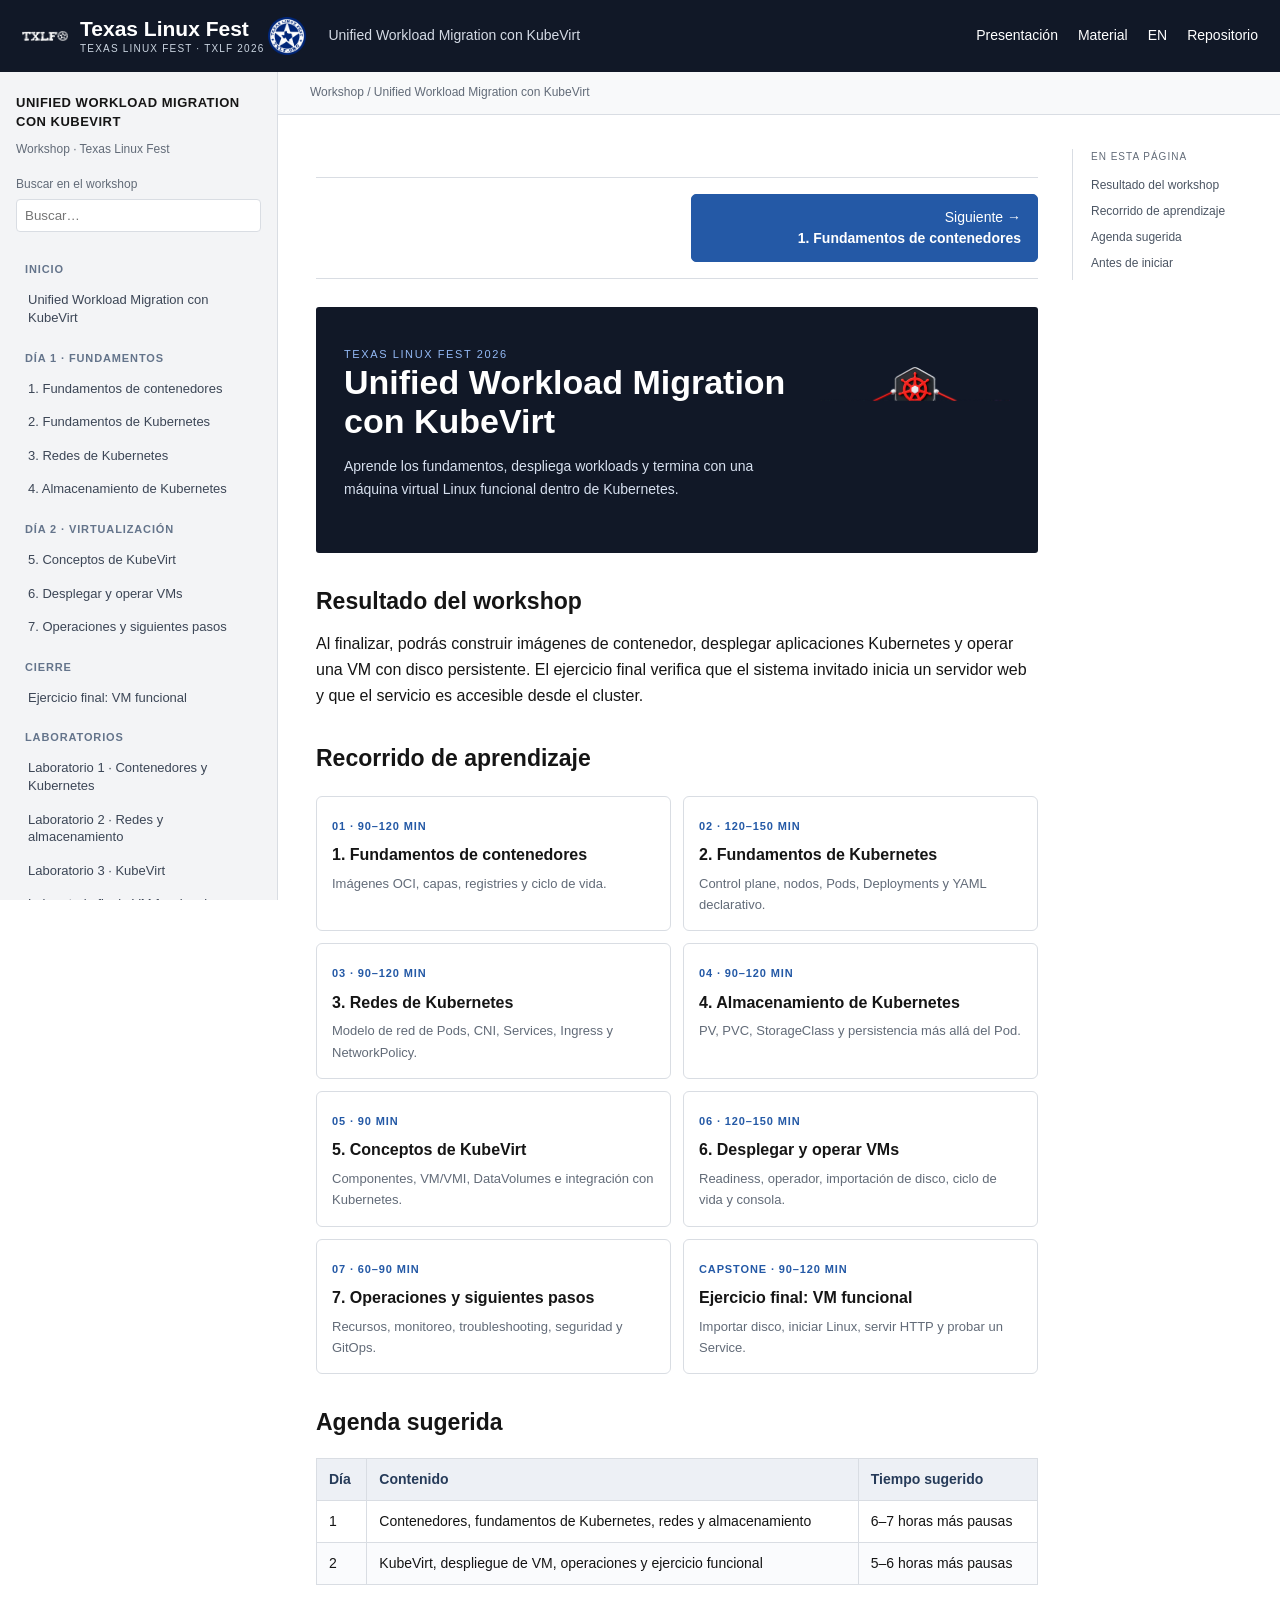
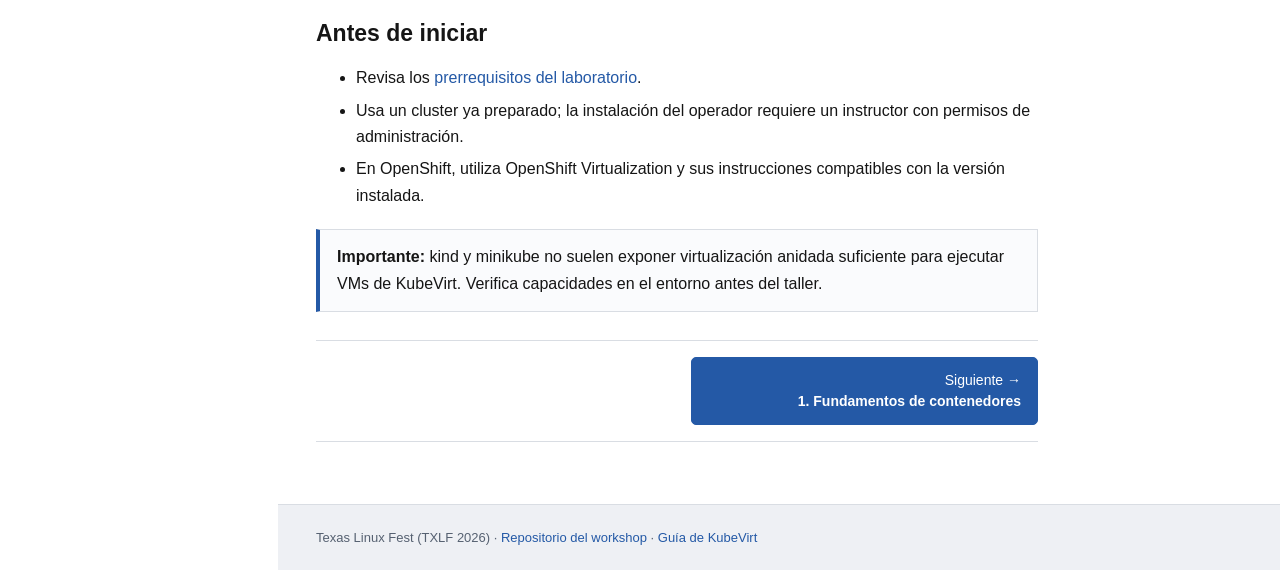
<file: txlf2026/index.html>
<!doctype html>
<html lang="es">
<head>
<meta charset="utf-8"><meta name="viewport" content="width=device-width,initial-scale=1">
<meta name="description" content="Workshop guiado de Kubernetes y KubeVirt con laboratorios paso a paso y despliegue de una VM Linux funcional.">
<title>KubeVirt Workshop | Texas Linux Fest 2026</title>
<link rel="stylesheet" href="site.css?v=20261023-4">
</head>
<body>
<a class="skip" href="#content">Saltar al contenido</a>
<header class="topbar"><button id="menu-toggle" aria-label="Abrir índice">☰</button><a class="brand" href="index.html"><img src="assets/txlf-logo-wide.png" alt=""><span class="brand-title">Texas Linux Fest<small>TEXAS LINUX FEST · TXLF 2026</small></span><img class="collab-badge" src="assets/txlf-badge.png" alt="Texas Linux Fest"></a><div class="top-title" id="page-title">Unified Workload Migration con KubeVirt</div><nav class="top-actions" aria-label="Navegación principal"><a href="presentacion.html?v=20261023-3">Presentación</a><a href="index.html#references">Material</a><a lang="en" href="index.en.html" aria-label="English version">EN</a><a class="repo-link" href="https://github.com/JoeRH-OCP/unify-KubernetesKubevit-workflows-TXLF2026">Repositorio</a></nav></header>
<aside id="sidebar"><p class="nav-title">UNIFIED WORKLOAD MIGRATION<br>CON KUBEVIRT</p><p class="version">Workshop · Texas Linux Fest</p><label for="nav-search">Buscar en el workshop</label><input id="nav-search" type="search" placeholder="Buscar…" autocomplete="off"><nav id="step-nav" aria-label="Secciones del workshop"></nav></aside>
<div class="workspace"><div class="toolbar"><span>Workshop</span> / <span id="breadcrumb">Inicio</span></div><div class="content-layout"><main id="content"><article id="article"></article></main><aside class="toc" id="toc" aria-label="Contenido de esta página"></aside></div><footer>Texas Linux Fest (TXLF 2026) · <a href="https://github.com/JoeRH-OCP/unify-KubernetesKubevit-workflows-TXLF2026">Repositorio del workshop</a> · <a href="https://kubevirt.io/user-guide/">Guía de KubeVirt</a></footer></div>
<script src="site.js?v=20261023-4"></script>
</body></html>
</file>
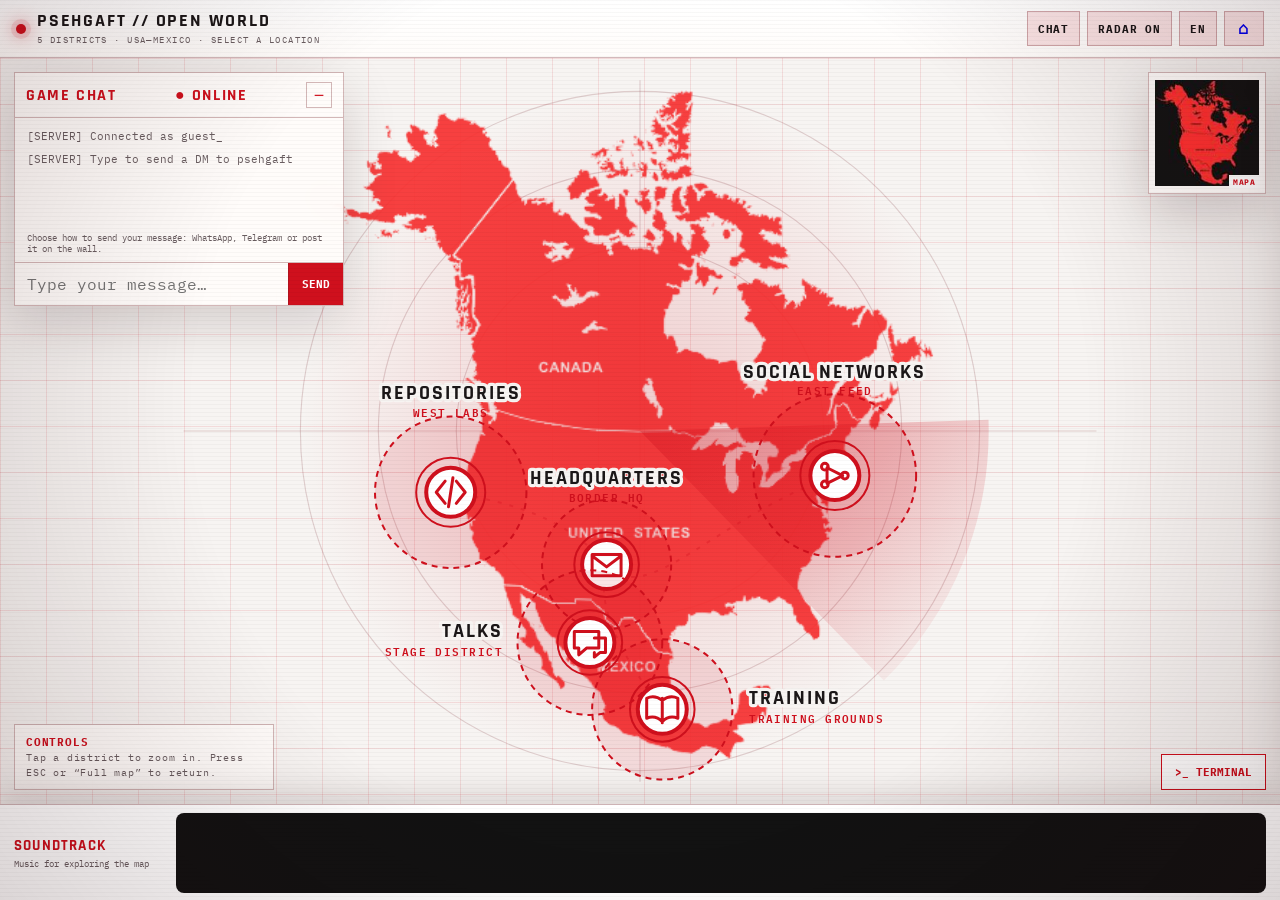
<file: mapa.html>
<!doctype html>
<html lang="es">
<head>
  <meta charset="utf-8">
  <meta name="viewport" content="width=device-width,initial-scale=1,viewport-fit=cover">
  <meta name="color-scheme" content="light dark">
  <link rel="icon" href="data:,">
  <title>Heber Romero Téllez · psehgaft // OPEN WORLD</title>
  <style>
    @import url('https://fonts.googleapis.com/css2?family=IBM+Plex+Mono:wght@400;500;600;700&family=Rajdhani:wght@500;600;700&display=swap');
    :root{
      color-scheme:light dark;
      --bg:#f4f1ef;--panel:rgba(255,252,250,.94);--panel-strong:#fff;--ink:#1b1718;--muted:#695d60;
      --red:#cf101d;--red-bright:#e61e2d;--red-soft:rgba(207,16,29,.11);--line:rgba(109,26,32,.3);
      --land:#e4d8d6;--land-hi:#eee5e3;--water:#f7f4f2;--shadow:0 18px 50px rgba(39,9,12,.16);
      --mono:'IBM Plex Mono',monospace;--display:'Rajdhani',sans-serif;
      --plane-cursor:url("data:image/svg+xml,%3Csvg xmlns='http://www.w3.org/2000/svg' width='28' height='28' viewBox='0 0 28 28'%3E%3Cpath d='M14 2c1.1 0 2 .9 2 2v6l9 6v3l-9-3v6l3 2v2l-5-2-5 2v-2l3-2v-6l-9 3v-3l9-6V4c0-1.1.9-2 2-2Z' fill='%23cf101d' stroke='%23fff' stroke-width='1.2' stroke-linejoin='round'/%3E%3C/svg%3E") 14 2,auto;
    }
    @media(prefers-color-scheme:dark){:root{
      --bg:#07080a;--panel:rgba(12,12,15,.92);--panel-strong:#111216;--ink:#f6e9e9;--muted:#b99799;
      --red:#ff2938;--red-bright:#ff5360;--red-soft:rgba(255,41,56,.13);--line:rgba(255,63,76,.38);
      --land:#1b1719;--land-hi:#251b1e;--water:#090a0c;--shadow:0 22px 60px rgba(0,0,0,.55);
    }}
    *{box-sizing:border-box}html{margin:0;width:100%;height:100%;overflow:hidden;background:var(--bg)}body{margin:0;position:fixed;inset:0;width:100%;height:100%;background:var(--bg);color:var(--ink);font-family:var(--mono);overflow:hidden;cursor:var(--plane-cursor)}.hidden{display:none!important}button,input{font:inherit}button{color:inherit}button,a,input,.district,.zoom-poi,.item{cursor:var(--plane-cursor)!important}
    button:focus-visible,input:focus-visible,a:focus-visible,.district:focus-visible{outline:2px solid var(--red-bright);outline-offset:3px}
    .scanlines,.vignette{position:fixed;inset:0;pointer-events:none;z-index:80}.scanlines{opacity:.34;background:repeating-linear-gradient(0deg,transparent 0 3px,rgba(0,0,0,.08) 3px 4px)}
    .vignette{background:radial-gradient(circle at 50% 45%,transparent 55%,rgba(36,0,3,.16));}
    .hud{height:58px;position:fixed;z-index:60;top:0;left:0;right:0;padding:0 16px;display:flex;align-items:center;justify-content:space-between;border-bottom:1px solid var(--line);background:linear-gradient(180deg,var(--panel-strong),var(--panel));backdrop-filter:blur(12px)}
    .hud-status{display:flex;align-items:center;gap:11px;min-width:0}.pulse{width:10px;height:10px;border-radius:50%;background:var(--red);box-shadow:0 0 0 5px var(--red-soft),0 0 18px var(--red)}
    .hud-copy{min-width:0}.hud-title{font-family:var(--display);font-weight:700;letter-spacing:.1em;font-size:18px;line-height:1}.hud-meta{font-size:9px;color:var(--muted);letter-spacing:.16em;margin-top:4px;white-space:nowrap;overflow:hidden;text-overflow:ellipsis}
    .hud-actions{display:flex;gap:7px}.hud-btn,.icon-btn{border:1px solid var(--line);background:var(--red-soft);padding:8px 10px;cursor:pointer;font-weight:700;font-size:11px;letter-spacing:.08em;text-transform:uppercase}.hud-btn:hover,.icon-btn:hover{background:var(--red);color:#fff;border-color:var(--red)}
    .workspace{position:fixed;inset:58px 0 96px;background:var(--water);overflow:hidden}
    .map-stage{width:100%;height:100%;position:relative;background-image:linear-gradient(var(--red-soft) 1px,transparent 1px),linear-gradient(90deg,var(--red-soft) 1px,transparent 1px);background-size:46px 46px}
    #world{width:100%;height:100%;display:block;touch-action:manipulation}
    .ocean-ring{fill:none;stroke:var(--line);stroke-width:1}.map-image{opacity:.92;filter:saturate(.92) contrast(1.05);pointer-events:none}.route{fill:none;stroke:var(--red);stroke-width:2;stroke-dasharray:4 8;opacity:.3;vector-effect:non-scaling-stroke}
    .zoom-map{position:absolute;inset:0;z-index:18;overflow:hidden;background:transparent}.zoom-map:before,.zoom-map:after{content:'';position:absolute;left:32%;top:48%;border:1px solid var(--line);border-radius:50%;transform:translate(-50%,-50%);pointer-events:none}.zoom-map:before{width:min(62vw,620px);aspect-ratio:1}.zoom-map:after{width:min(38vw,380px);aspect-ratio:1}.zoom-map img{position:absolute;inset:0;width:100%;height:100%;object-fit:cover;opacity:.7;filter:contrast(1.22);pointer-events:none}.zoom-map-title{position:absolute;left:16px;top:16px;z-index:2;color:var(--red);font:700 13px var(--mono);letter-spacing:.14em;text-transform:uppercase}.zoom-poi{position:absolute;z-index:3;width:48px;height:48px;border:2px solid var(--red);border-radius:50%;display:grid;place-items:center;background:var(--panel-strong);color:var(--red);cursor:pointer;box-shadow:0 0 0 7px var(--red-soft),0 8px 22px rgba(51,5,9,.18);transition:background .18s,color .18s}.zoom-poi:hover,.zoom-poi:focus-visible{background:var(--red);color:#fff}.zoom-poi svg{width:23px;height:23px;fill:none;stroke:currentColor;stroke-width:2;stroke-linecap:round;stroke-linejoin:round}.zoom-poi span{position:absolute;left:50%;top:55px;transform:translateX(-50%);min-width:110px;max-width:160px;padding:3px 5px;background:var(--panel);color:var(--ink);font:700 10px/1.2 var(--mono);text-align:center;border:1px solid var(--line);overflow-wrap:anywhere}.zoom-poi.active{background:var(--red);color:#fff}.zoom-poi.active span{color:var(--red)}
    .sweep{transform-origin:500px 335px;animation:spin 12s linear infinite}.radar-off .sweep,.radar-off .ping{animation:none!important;opacity:.14}
    @keyframes spin{to{transform:rotate(360deg)}}@keyframes ping{0%,100%{opacity:.35;transform:scale(.85)}50%{opacity:1;transform:scale(1.16)}}
    .district{cursor:var(--plane-cursor);transition:opacity .2s ease,visibility .2s ease}.map-stage.zoomed .district:not(.active){opacity:0;visibility:hidden;pointer-events:none}.zone{fill:var(--red-soft);stroke:var(--red);stroke-width:2;stroke-dasharray:6 5;vector-effect:non-scaling-stroke;transition:.2s}.district:hover .zone,.district.active .zone{fill:rgba(230,30,45,.22);stroke-width:3}.district:focus{outline:none}
    .pin-core{fill:var(--panel-strong);stroke:var(--red);stroke-width:4;vector-effect:non-scaling-stroke}.pin-house{fill:none;stroke:var(--red);stroke-width:3;stroke-linecap:round;stroke-linejoin:round;vector-effect:non-scaling-stroke}.ping{fill:none;stroke:var(--red);stroke-width:2;vector-effect:non-scaling-stroke;transform-origin:center;animation:ping 2.2s ease-in-out infinite}
    .district-label{font:700 18px var(--display);letter-spacing:.1em;fill:var(--ink);paint-order:stroke;stroke:var(--water);stroke-width:6px;stroke-linejoin:round}.district-sub{font:600 10px var(--mono);letter-spacing:.13em;fill:var(--red)}
    .map-legend{position:absolute;left:14px;bottom:14px;z-index:10;background:var(--panel);border:1px solid var(--line);padding:9px 11px;font-size:10px;line-height:1.5;color:var(--muted);letter-spacing:.08em;max-width:260px;backdrop-filter:blur(8px)}.map-legend strong{display:block;color:var(--red);font-size:11px}
    .minimap{position:absolute;right:14px;top:14px;z-index:12;width:118px;aspect-ratio:457/472;padding:6px;background:var(--panel);border:1px solid var(--line);box-shadow:var(--shadow);pointer-events:none}.minimap:after{content:'MAPA';position:absolute;right:5px;bottom:4px;padding:2px 4px;background:var(--panel-strong);color:var(--red);font-size:8px;font-weight:700;letter-spacing:.1em}.minimap img{display:block;width:100%;height:100%;object-fit:contain}
    .zoom-back{position:absolute;left:50%;bottom:16px;transform:translateX(-50%);z-index:25;border:1px solid var(--red);background:var(--panel-strong);color:var(--red);padding:9px 14px;cursor:pointer;font-size:11px;font-weight:700;letter-spacing:.08em}
    .chat{position:absolute;z-index:35;left:14px;top:14px;width:330px;border:1px solid var(--line);background:var(--panel);box-shadow:var(--shadow);backdrop-filter:blur(10px)}
    .panel-head{min-height:40px;padding:9px 11px;display:flex;align-items:center;justify-content:space-between;border-bottom:1px solid var(--line);font-family:var(--display);font-weight:700;letter-spacing:.1em;color:var(--red)}
    .chat-log{height:114px;padding:10px 12px;overflow:auto;font-size:11px;line-height:1.55}.chat-log p{margin:0 0 6px}.server{color:var(--muted)}.user-msg{color:var(--red)}
    .chat-note{font-size:9px;color:var(--muted);padding:0 12px 8px}.chat-form{display:grid;grid-template-columns:1fr auto;border-top:1px solid var(--line)}.chat-form input{min-width:0;border:0;background:transparent;color:var(--ink);padding:11px 12px;outline:none}.chat-form button{border:0;border-left:1px solid var(--line);background:var(--red);color:white;padding:0 13px;cursor:pointer;font-size:11px;font-weight:700}
    .side{position:fixed;z-index:55;top:58px;right:0;bottom:96px;width:min(410px,94vw);background:var(--panel-strong);border-left:1px solid var(--line);box-shadow:var(--shadow);transform:translateX(103%);transition:transform .32s cubic-bezier(.2,.8,.2,1);display:flex;flex-direction:column}.side.open{transform:none}.side-top{padding:18px 18px 12px;border-bottom:1px solid var(--line)}.kicker{font-size:10px;color:var(--red);letter-spacing:.16em;font-weight:700}.side h2{font:700 30px/1 var(--display);margin:6px 42px 6px 0;letter-spacing:.02em}.side-close{position:absolute;right:12px;top:12px}.side-desc{font-size:12px;line-height:1.55;color:var(--muted);margin:0}.side-body{padding:14px 18px 24px;overflow:auto;flex:1}.item-list{display:grid;gap:8px}.item{width:100%;display:grid;grid-template-columns:38px 1fr auto;align-items:center;gap:10px;text-align:left;border:1px solid var(--line);background:var(--red-soft);padding:10px;cursor:pointer}.item:hover{border-color:var(--red);background:rgba(230,30,45,.18)}.item-icon{width:34px;height:34px;display:grid;place-items:center;border:1px solid var(--red);color:var(--red)}.item-icon svg{width:18px;height:18px;fill:none;stroke:currentColor;stroke-width:2;stroke-linecap:round;stroke-linejoin:round}.item strong{font-size:12px;overflow-wrap:anywhere}.item small{display:block;color:var(--muted);margin-top:3px}.arr{color:var(--red)}
    .detail-back{border:0;background:none;color:var(--red);padding:0 0 14px;cursor:pointer;font-size:11px;font-weight:700}.detail-card{border-top:2px solid var(--red);padding-top:18px}.detail-card h3{font:700 26px/1.05 var(--display);margin:0 0 8px}.detail-card p{color:var(--muted);font-size:13px;line-height:1.6}.open-link{display:inline-block;background:var(--red);color:#fff;text-decoration:none;padding:11px 15px;font-size:11px;font-weight:700;letter-spacing:.08em;text-transform:uppercase}.open-link:hover{background:var(--ink);color:var(--panel-strong)}
    .catalog-tools{position:sticky;top:-14px;background:var(--panel-strong);padding:0 0 10px;z-index:2}.search{width:100%;border:1px solid var(--line);background:var(--bg);color:var(--ink);padding:11px 12px;outline:none}.search:focus{border-color:var(--red)}.count{font-size:10px;color:var(--muted);margin:8px 0 0}.repo-list{display:grid;gap:6px}.repo{padding:9px 10px;border:1px solid var(--line);background:var(--red-soft);font-size:11px}.repo b{display:block;overflow-wrap:anywhere}.repo span{color:var(--muted);font-size:10px}.catalog-link{margin-top:12px;display:inline-block;color:var(--red);font-size:11px;font-weight:700}
    .terminal{position:absolute;z-index:40;right:14px;bottom:14px;width:min(440px,calc(100vw - 28px));border:1px solid var(--red);background:rgba(7,8,10,.96);color:#f4e7e7;box-shadow:var(--shadow)}.term-head{padding:8px 10px;border-bottom:1px solid rgba(255,61,75,.35);display:flex;justify-content:space-between;color:#ff5360;font-size:10px;letter-spacing:.1em}.term-out{height:165px;padding:10px 12px;overflow:auto;font-size:11px;line-height:1.55}.term-out p{margin:0 0 5px;white-space:pre-wrap}.prompt{color:#ff5360}.term-form{display:flex;gap:8px;border-top:1px solid rgba(255,61,75,.35);padding:9px 11px}.term-form input{flex:1;min-width:0;border:0;outline:none;background:transparent;color:#fff}.term-fab{position:absolute;right:14px;bottom:14px;z-index:38;border:1px solid var(--red);background:var(--panel-strong);color:var(--red);padding:10px 13px;cursor:pointer;font-weight:700;font-size:11px}
    .spotify-dock{position:fixed;z-index:58;left:0;right:0;bottom:0;height:96px;display:grid;grid-template-columns:150px 1fr;align-items:center;gap:12px;padding:8px 14px;background:var(--panel-strong);border-top:1px solid var(--line);box-shadow:0 -12px 30px rgba(39,9,12,.12)}.spotify-copy{min-width:0}.spotify-copy strong{display:block;font-family:var(--display);font-size:15px;letter-spacing:.08em;color:var(--red)}.spotify-copy span{display:block;margin-top:3px;font-size:9px;line-height:1.35;color:var(--muted)}.spotify-dock iframe{display:block;width:100%;height:80px;border:0;border-radius:8px;background:#121212}
    @media(max-width:760px){
      body{overflow:auto}.hud{height:54px;padding:0 10px}.hud-title{font-size:15px}.hud-meta{display:none}.hud-btn{padding:7px 8px;font-size:10px}.hud-btn[data-wide]{display:none}.workspace{inset:54px 0 88px}.chat{top:8px;left:8px;width:calc(100% - 16px)}.chat-log{height:92px}.side{top:auto;left:0;right:0;bottom:88px;width:100%;height:min(64vh,580px);border-left:0;border-top:1px solid var(--line);transform:translateY(calc(103% + 88px))}.side.open{transform:none}.side h2{font-size:25px}.map-legend{left:8px;bottom:8px;max-width:210px}.minimap{right:8px;top:158px;width:86px;padding:4px}.minimap:after{font-size:7px}.zoom-back{bottom:8px}.zoom-map-title{top:8px;left:8px;font-size:10px}.zoom-poi{width:42px;height:42px}.zoom-poi span{top:48px;min-width:84px;max-width:112px;font-size:8px}.terminal{right:8px;bottom:8px;width:calc(100vw - 16px)}.term-fab{right:8px;bottom:8px}.district-label{font-size:22px}.spotify-dock{height:88px;display:block;padding:4px 6px}.spotify-copy{display:none}.spotify-dock iframe{height:80px;border-radius:7px}}
    @media(max-width:440px){.hud-title{font-size:13px}.hud-actions{gap:4px}.hud-btn{letter-spacing:0;padding:7px}.map-legend{font-size:8px;max-width:160px}.map-legend strong{font-size:9px}.zoom-back{left:auto;right:8px;transform:none}.terminal{bottom:6px}.term-out{height:180px}}
    .home-btn{text-decoration:none;display:inline-flex;align-items:center;justify-content:center;min-width:40px;font-size:17px;line-height:1}
        @media(prefers-reduced-motion:reduce){*,*:before,*:after{animation-duration:.01ms!important;animation-iteration-count:1!important;scroll-behavior:auto!important;transition-duration:.01ms!important}}
  .wa-modal{position:absolute;inset:0;z-index:40;display:flex;align-items:center;justify-content:center;background:rgba(0,0,0,.72);backdrop-filter:blur(2px)}
.wa-modal.hidden{display:none}
.wa-modal-box{width:min(420px,88%);background:#0a0a0a;border:1px solid var(--red);box-shadow:0 0 40px rgba(255,36,0,.25);padding:26px}
.wa-modal-title{font:700 13px ui-monospace,monospace;letter-spacing:2px;color:var(--red);margin:0 0 14px}
.wa-modal-msg{font:13px/1.6 ui-monospace,monospace;color:#e5e5e5;background:#111;border:1px solid var(--line);padding:12px 14px;margin:0 0 20px;white-space:pre-wrap;overflow-wrap:anywhere;max-height:140px;overflow:auto}
.wa-modal-actions{display:flex;gap:10px}
.wa-modal-send{flex:1;background:var(--red);color:#fff;border:0;font:700 12px ui-monospace,monospace;letter-spacing:1px;padding:12px;cursor:pointer}
.wa-modal-cancel{background:transparent;color:var(--muted,#b5b5b5);border:1px solid var(--line);font:700 12px ui-monospace,monospace;letter-spacing:1px;padding:12px 16px;cursor:pointer}.chat-btn{flex:1;border:1px solid var(--line);background:#111;color:#e5e5e5;font:700 11px ui-monospace,monospace;letter-spacing:1px;padding:10px 4px;cursor:pointer}
.chat-wa{border-color:#1faa53;color:#4be07f}
.chat-tg{border-color:#2a9fd8;color:#5ec4f5}
.chat-gb{border-color:var(--red);color:var(--red)}
.wa-modal-hint{font:12px/1.5 ui-monospace,monospace;color:var(--muted,#b5b5b5);margin:-8px 0 16px}
.wa-modal-hint.hidden{display:none}
.giscus-box{width:min(640px,94%)}
.muro-list{max-height:260px;overflow-y:auto;background:#0d0d0d;border:1px solid var(--line);padding:10px 12px;margin:0 0 14px}
.muro-loading,.muro-empty{font:12px/1.6 ui-monospace,monospace;color:var(--muted,#b5b5b5);margin:6px 0}
.muro-item{border-bottom:1px solid var(--line);padding:8px 0}
.muro-item:last-child{border-bottom:0}
.muro-head{font:11px ui-monospace,monospace;color:var(--muted,#b5b5b5);margin:0 0 4px}
.muro-head strong{color:var(--red);letter-spacing:1px}
.muro-text{font:13px/1.55 ui-monospace,monospace;color:#e5e5e5;margin:0;overflow-wrap:anywhere;white-space:pre-wrap}
.muro-form{display:flex;gap:8px;margin:0 0 14px;flex-wrap:wrap}
.muro-form input{background:#111;border:1px solid var(--line);color:#e5e5e5;font:12px ui-monospace,monospace;padding:10px}
.muro-form #muroName{flex:1 1 110px;min-width:0}
.muro-form #muroMsg{flex:2 1 180px;min-width:0}
.muro-form .wa-modal-send{flex:1 1 100%}
.muro-iframe{position:absolute;width:1px;height:1px;opacity:0;pointer-events:none}
.chat-toggle{background:none;border:1px solid var(--line);color:var(--red);font:700 14px ui-monospace,monospace;width:26px;height:26px;cursor:pointer;line-height:1}
.chat.collapsed .chat-log,.chat.collapsed .chat-note,.chat.collapsed .chat-form{display:none}
.wa-modal-name{width:100%;box-sizing:border-box;background:#111;border:1px solid var(--line);color:#e5e5e5;font:12px ui-monospace,monospace;padding:10px;margin:0 0 12px}
.send-channels{margin-bottom:12px}
.send-channels .chat-btn{padding:12px 4px}
.wall-msg{font:12px/1.5 ui-monospace,monospace;color:#c9c9c9;margin:4px 0;overflow-wrap:anywhere}
.wall-msg strong{color:var(--red)}
</style>
</head>
<body>
  <div class="scanlines" aria-hidden="true"></div><div class="vignette" aria-hidden="true"></div>
  <header class="hud">
    <div class="hud-status"><span class="pulse" aria-hidden="true"></span><div class="hud-copy"><div class="hud-title" data-t="hud">PSEHGAFT // OPEN WORLD</div><div class="hud-meta" data-t="meta">5 DISTRITOS · USA—MÉXICO · SELECCIONA UNA UBICACIÓN</div></div></div>
    <div class="hud-actions">
      <button class="hud-btn" id="chatToggle" aria-pressed="true">CHAT</button>
      <button class="hud-btn" id="radarToggle" aria-pressed="true" data-wide data-t="radar">RADAR ON</button>
      <button class="hud-btn" id="langToggle" aria-label="Cambiar idioma">EN</button>
      <a class="hud-btn home-btn" id="homeBtn" href="index.html" data-taria="homeBtn" aria-label="Volver al inicio">⌂</a>
    </div>
  </header>
  <main class="workspace" id="workspace">
    <section class="map-stage" aria-label="Mapa interactivo de Estados Unidos y México">
      <svg id="world" viewBox="0 0 1000 670" role="img" aria-labelledby="mapTitle mapDesc">
        <title id="mapTitle">Mapa interactivo del portafolio de Heber entre Estados Unidos y México</title>
        <desc id="mapDesc">Cinco distritos representan redes sociales, repositorios, pláticas, entrenamiento y contacto.</desc>
        <defs>
          <radialGradient id="radarFill"><stop offset="0" stop-color="var(--red)" stop-opacity=".18"/><stop offset="1" stop-color="var(--red)" stop-opacity="0"/></radialGradient>
          <linearGradient id="sweepFill" x1="0" y1="0" x2="1" y2="1"><stop stop-color="var(--red)" stop-opacity=".35"/><stop offset="1" stop-color="var(--red)" stop-opacity="0"/></linearGradient>
        </defs>
        <g opacity=".6"><circle class="ocean-ring" cx="500" cy="335" r="305"/><circle class="ocean-ring" cx="500" cy="335" r="235"/><circle class="ocean-ring" cx="500" cy="335" r="165"/><path class="ocean-ring" d="M90 335H910M500 20V650"/></g>
        <image class="map-image" href="[data-uri]" x="185" y="25" width="630" height="610" preserveAspectRatio="xMidYMid meet"/>
        <circle cx="500" cy="335" r="305" fill="url(#radarFill)"/>
        <path class="sweep" fill="url(#sweepFill)" d="M500 335 L813 325 A313 313 0 0 1 719 559 Z"/>
        <path class="route" d="M330 390C388 400 435 414 470 455S566 414 675 375"/><path class="route" d="M470 455C461 488 476 526 515 578"/>
        <g class="district" data-key="repos" tabindex="0" role="button" aria-label="Barrio de los repositorios" transform="translate(330 390)">
          <circle class="zone" r="68"/><circle class="ping" r="31"/><circle class="pin-core" r="22"/><path class="pin-house" d="M-5-10L-13 0l8 10M5-10L13 0 5 10M2-13L-2 13"/>
          <text class="district-label" text-anchor="middle" y="-84" data-label="repos">REPOSITORIOS</text><text class="district-sub" text-anchor="middle" y="-68">WEST LABS</text>
        </g>
        <g class="district" data-key="social" tabindex="0" role="button" aria-label="Barrio de redes sociales" transform="translate(675 375)">
          <circle class="zone" r="73"/><circle class="ping" r="31"/><circle class="pin-core" r="22"/><path class="pin-house" d="M-7-7L7 0M-7 7L7 0M-7-7V7"/><circle class="pin-house" cx="-9" cy="-8" r="3"/><circle class="pin-house" cx="-9" cy="8" r="3"/><circle class="pin-house" cx="9" cy="0" r="3"/>
          <text class="district-label" text-anchor="middle" y="-88" data-label="social">REDES SOCIALES</text><text class="district-sub" text-anchor="middle" y="-72">EAST FEED</text>
        </g>
        <g class="district" data-key="hq" tabindex="0" role="button" aria-label="Cuartel general" transform="translate(470 455)">
          <circle class="zone" r="58"/><circle class="ping" r="29"/><circle class="pin-core" r="22"/><path class="pin-house" d="M-13-9H13V10H-13ZM-12-7L0 2 12-7"/>
          <text class="district-label" text-anchor="middle" y="-72" data-label="hq">CUARTEL GENERAL</text><text class="district-sub" text-anchor="middle" y="-56">BORDER HQ</text>
        </g>
        <g class="district" data-key="talks" tabindex="0" role="button" aria-label="Barrio de las pláticas" transform="translate(455 525)">
          <circle class="zone" r="65"/><circle class="ping" r="29"/><circle class="pin-core" r="22"/><path class="pin-house" d="M-14-10H8V5H-3L-10 11V5H-14ZM4-4H14V9H9L4 13V9"/>
          <text class="district-label" text-anchor="end" x="-78" y="-5" data-label="talks">PLÁTICAS</text><text class="district-sub" text-anchor="end" x="-78" y="12">STAGE DISTRICT</text>
        </g>
        <g class="district" data-key="learn" tabindex="0" role="button" aria-label="Barrio del entrenamiento" transform="translate(520 585)">
          <circle class="zone" r="63"/><circle class="ping" r="29"/><circle class="pin-core" r="22"/><path class="pin-house" d="M0-10V12M0-8C-5-12-10-12-14-10V8C-9 6-4 7 0 11M0-8C5-12 10-12 14-10V8C9 6 4 7 0 11"/>
          <text class="district-label" text-anchor="start" x="78" y="-5" data-label="learn">ENTRENAMIENTO</text><text class="district-sub" text-anchor="start" x="78" y="12">TRAINING GROUNDS</text>
        </g>
      </svg>
      <div class="zoom-map hidden" id="zoomMap" aria-live="polite"><img id="zoomMapImage" src="[data-uri]" alt=""><div class="zoom-map-title" id="zoomMapTitle"></div><div id="zoomPois"></div></div>
      <div class="map-legend"><strong data-t="legendTitle">CONTROLES</strong><span data-t="legend">Toca un distrito para acercarte. ESC o “Mapa completo” para volver.</span></div>
      <div class="minimap" aria-hidden="true"><img src="[data-uri]" alt=""></div>
      <button class="zoom-back hidden" id="zoomBack" data-t="fullMap">MAPA COMPLETO</button>
      <section class="chat" id="chat" aria-label="Chat de juego">
        <div class="panel-head"><span data-t="chatTitle">CHAT DEL JUEGO</span><span>● ONLINE</span><button class="chat-toggle" id="chatCollapse" aria-label="toggle">─</button></div>
        <div class="chat-log" id="chatLog" aria-live="polite"><p class="server" data-t="srv1">[SERVIDOR] Conectado como invitado_</p><p class="server" data-t="srv2">[SERVIDOR] Escribe para enviar un DM a psehgaft</p></div>
        <div class="chat-note" data-t="chatNote">Nada se envía aquí directamente: confirmas el mensaje en tu app de correo.</div>
        <form class="chat-form" id="chatForm"><input id="chatInput" maxlength="360" autocomplete="off" data-ph="chatPh" placeholder="Escribe tu mensaje…" aria-label="Mensaje"><button type="submit" data-t="chatSend">ENVIAR</button></form>
        <div class="wa-modal hidden" id="sendModal" role="dialog" aria-modal="true">
          <div class="wa-modal-box">
            <p class="wa-modal-title" data-t="sendTitle">ENVIAR MENSAJE</p>
            <input class="wa-modal-name" id="sendName" maxlength="40" autocomplete="off" data-ph="chatNamePh" placeholder="Tu nombre (opcional)…" aria-label="Nombre">
            <p class="wa-modal-msg" id="sendModalMsg"></p>
            <div class="wa-modal-actions send-channels">
              <button class="chat-btn chat-wa" id="sendWa">WhatsApp</button>
              <button class="chat-btn chat-tg" id="sendTg">Telegram</button>
              <button class="chat-btn chat-gb" id="sendGb" data-t="chatGb">MURO</button>
            </div>
            <div class="wa-modal-actions">
              <button class="wa-modal-cancel" id="sendModalCancel" data-t="waCancel">CANCELAR</button>
            </div>
          </div>
        </div>
        <div class="wa-modal hidden" id="muroModal" role="dialog" aria-modal="true">
          <div class="wa-modal-box giscus-box">
            <p class="wa-modal-title" data-t="gbTitle">MURO DE VISITANTES</p>
            <div class="muro-list" id="muroList"><p class="muro-loading" data-t="gbLoading">Cargando mensajes…</p></div>
            <form class="muro-form" id="muroForm" target="muroIframe" method="POST" action="https://script.google.com/macros/s/AKfycbyfNhTkKvXNhn_MgNM_435qixUhbdv5oTG_8CJVu-CVX7dG0s1COV9OzI0bfmXVBAYQVA/exec">
              <input id="muroName" name="nombre" maxlength="40" autocomplete="off" data-ph="chatNamePh" placeholder="Tu nombre…" aria-label="Nombre">
              <input type="hidden" id="muroIp" name="ip" value=""><input id="muroMsg" name="mensaje" maxlength="500" autocomplete="off" data-ph="gbMsgPh" placeholder="Escribe en el muro…" aria-label="Mensaje">
              <button class="wa-modal-send" type="submit" data-t="gbSend">PUBLICAR</button>
            </form>
            <iframe name="muroIframe" class="muro-iframe" title="envio" aria-hidden="true" tabindex="-1"></iframe>
            <div class="wa-modal-actions">
              <button class="wa-modal-cancel" id="muroClose" data-t="waCancel">CERRAR</button>
            </div>
          </div>
        </div>
      </section></section>
      <section class="terminal hidden" id="terminal" aria-label="Terminal interactiva">
        <div class="term-head"><span>PSEHGAFT@OPEN-WORLD:~</span><button class="icon-btn" id="termClose" aria-label="Cerrar terminal">×</button></div>
        <div class="term-out" id="termOut" aria-live="polite"><p><span class="prompt">system@map:~$</span> <span data-t="termWelcome">Escribe “help” para ver los comandos.</span></p></div>
        <form class="term-form" id="termForm"><span class="prompt">$</span><input id="termInput" autocomplete="off" spellcheck="false" aria-label="Comando de terminal"></form>
      </section>
      <button class="term-fab" id="termToggle">&gt;_ TERMINAL</button>
    </section>
  </main>
  <aside class="side" id="side" aria-labelledby="sideTitle" aria-hidden="true">
    <button class="icon-btn side-close" id="sideClose" aria-label="Cerrar panel">×</button>
    <div class="side-top"><div class="kicker" id="sideKicker">DISTRITO 01</div><h2 id="sideTitle">Repositorios</h2><p class="side-desc" id="sideDesc"></p></div>
    <div class="side-body" id="sideBody"></div>
  </aside>
  <section class="spotify-dock" aria-label="Reproductor de música de Spotify">
    <div class="spotify-copy"><strong>SOUNDTRACK</strong><span data-t="spotifyNote">Música para recorrer el mapa</span></div>
    <iframe title="Reproductor de Spotify" src="https://open.spotify.com/embed/playlist/2sCKbm0MhLFjAsT8ETjfn3" allow="autoplay; clipboard-write; encrypted-media; fullscreen; picture-in-picture" loading="lazy"></iframe>
  </section>
  <script>
  (function(){'use strict';
    var LANGS=['es','en','fr','de'], active=null, detailIndex=null;
    function detectLang(){try{var l=(navigator.language||'en').slice(0,2).toLowerCase();return LANGS.indexOf(l)>-1?l:'en'}catch(e){return 'en'}}
    var initLang='es';try{initLang=localStorage.getItem('map-lang')||detectLang()}catch(e){initLang=detectLang()}
    var lang=initLang;
    var STR={
      es:{hud:'PSEHGAFT // OPEN WORLD',meta:'5 DISTRITOS · USA—MÉXICO · SELECCIONA UNA UBICACIÓN',radar:'RADAR ON',legendTitle:'CONTROLES',legend:'Toca un distrito para acercarte. ESC o “Mapa completo” para volver.',fullMap:'MAPA COMPLETO',chatTitle:'CHAT DEL JUEGO',srv1:'[SERVIDOR] Conectado como invitado_',srv2:'[SERVIDOR] Escribe para enviar un DM a psehgaft',chatNote:'Elige cómo enviar tu mensaje: WhatsApp, Telegram o publícalo en el muro.',chatPh:'Escribe tu mensaje…',chatSend:'ENVIAR',waTitle:'ENVIAR POR WHATSAPP',waSend:'ABRIR WHATSAPP ↗',waCancel:'CANCELAR',chatNamePh:'Tu nombre…',tgTitle:'ENVIAR POR TELEGRAM',tgSend:'ABRIR TELEGRAM ↗',tgHint:'Tu mensaje se copiará al portapapeles para pegarlo en el chat.',gbTitle:'MURO DE VISITANTES',gbLoading:'Cargando mensajes…',gbEmpty:'Sé la primera persona en dejar un mensaje.',gbSend:'PUBLICAR',gbMsgPh:'Escribe en el muro…',chatGb:'MURO',sendTitle:'ENVIAR MENSAJE',termWelcome:'Escribe “help” para ver los comandos.',spotifyNote:'Música para recorrer el mapa',locations:'UBICACIONES',open:'ABRIR ↗',back:'← VOLVER A LA LISTA',catalog:'ABRIR CATÁLOGO',search:'Buscar: ansible, gpu, quarkus…',results:'resultados',profile:'VER PERFIL COMPLETO EN GITHUB ↗',repos:'REPOSITORIOS',social:'REDES SOCIALES',talks:'PLÁTICAS',learn:'ENTRENAMIENTO',hq:'CUARTEL GENERAL',homeBtn:'Volver al inicio',switchLang:'Cambiar idioma',openChat:'ABRIR CHAT',more:'más; afina la búsqueda.',kicker:'DISTRITO ',you:'[TÚ]',langIs:'Idioma: Español',termHelp:'help · whoami · redes · proyectos · charlas · entrenamiento · contacto · mapa · lang · clear',termSocial:'Abriendo el barrio de las redes sociales…',termRepos:'Abriendo repositorios…',termTalks:'Abriendo el barrio de las pláticas…',termLearn:'Abriendo entrenamiento…',termHq:'Abriendo el cuartel general…',termMap:'Volviendo al mapa completo…',termUnknown:'Comando no encontrado. Prueba “help”.'},
      en:{hud:'PSEHGAFT // OPEN WORLD',meta:'5 DISTRICTS · USA—MEXICO · SELECT A LOCATION',radar:'RADAR ON',legendTitle:'CONTROLS',legend:'Tap a district to zoom in. Press ESC or “Full map” to return.',fullMap:'FULL MAP',chatTitle:'GAME CHAT',srv1:'[SERVER] Connected as guest_',srv2:'[SERVER] Type to send a DM to psehgaft',chatNote:'Choose how to send your message: WhatsApp, Telegram or post it on the wall.',chatPh:'Type your message…',chatSend:'SEND',waTitle:'SEND VIA WHATSAPP',waSend:'OPEN WHATSAPP ↗',waCancel:'CANCEL',chatNamePh:'Your name…',tgTitle:'SEND VIA TELEGRAM',tgSend:'OPEN TELEGRAM ↗',tgHint:'Your message will be copied to the clipboard to paste it in the chat.',gbTitle:'VISITOR WALL',gbLoading:'Loading messages…',gbEmpty:'Be the first to leave a message.',gbSend:'POST',gbMsgPh:'Write on the wall…',chatGb:'WALL',sendTitle:'SEND MESSAGE',termWelcome:'Type “help” to list commands.',spotifyNote:'Music for exploring the map',locations:'LOCATIONS',open:'OPEN ↗',back:'← BACK TO LIST',catalog:'OPEN CATALOG',search:'Search: ansible, gpu, quarkus…',results:'results',profile:'VIEW FULL GITHUB PROFILE ↗',repos:'REPOSITORIES',social:'SOCIAL NETWORKS',talks:'TALKS',learn:'TRAINING',hq:'HEADQUARTERS',homeBtn:'Back to home',switchLang:'Change language',openChat:'OPEN CHAT',more:'more; narrow your search.',kicker:'DISTRICT ',you:'[YOU]',langIs:'Language: English',termHelp:'help · whoami · social · repos · talks · learn · contact · map · lang · clear',termSocial:'Opening Social Networks district…',termRepos:'Opening repositories…',termTalks:'Opening Talks district…',termLearn:'Opening training…',termHq:'Opening headquarters…',termMap:'Returning to full map…',termUnknown:'Command not found. Try “help”.'},
      fr:{hud:'PSEHGAFT // OPEN WORLD',meta:'5 DISTRICTS · USA—MEXIQUE · SÉLECTIONNE UN LIEU',radar:'RADAR ON',legendTitle:'CONTRÔLES',legend:'Touche un district pour zoomer. ÉCHAP ou « Carte complète » pour revenir.',fullMap:'CARTE COMPLÈTE',chatTitle:'CHAT DU JEU',srv1:'[SERVEUR] Connecté en tant qu’invité_',srv2:'[SERVEUR] Écris pour envoyer un DM à psehgaft',chatNote:'Choisis comment envoyer ton message : WhatsApp, Telegram ou publie-le sur le mur.',chatPh:'Écris ton message…',chatSend:'ENVOYER',waTitle:'ENVOYER VIA WHATSAPP',waSend:'OUVRIR WHATSAPP ↗',waCancel:'ANNULER',chatNamePh:'Ton nom…',tgTitle:'ENVOYER VIA TELEGRAM',tgSend:'OUVRIR TELEGRAM ↗',tgHint:'Ton message sera copié dans le presse-papiers pour le coller dans le chat.',gbTitle:'MUR DES VISITEURS',gbLoading:'Chargement des messages…',gbEmpty:'Sois la première personne à laisser un message.',gbSend:'PUBLIER',gbMsgPh:'Écris sur le mur…',chatGb:'MUR',sendTitle:'ENVOYER LE MESSAGE',termWelcome:'Écris « help » pour voir les commandes.',spotifyNote:'Musique pour explorer la carte',locations:'LIEUX',open:'OUVRIR ↗',back:'← RETOUR À LA LISTE',catalog:'OUVRIR LE CATALOGUE',search:'Rechercher : ansible, gpu, quarkus…',results:'résultats',profile:'VOIR LE PROFIL GITHUB COMPLET ↗',repos:'DÉPÔTS',social:'RÉSEAUX SOCIAUX',talks:'CONFÉRENCES',learn:'FORMATION',hq:'QUARTIER GÉNÉRAL',homeBtn:'Retour à l’accueil',switchLang:'Changer de langue',openChat:'OUVRIR LE CHAT',more:'de plus ; affine ta recherche.',kicker:'DISTRICT ',you:'[TOI]',langIs:'Langue : français',termHelp:'help · whoami · réseaux · dépôts · conférences · formation · contact · carte · lang · clear',termSocial:'Ouverture du district des réseaux sociaux…',termRepos:'Ouverture des dépôts…',termTalks:'Ouverture du district des conférences…',termLearn:'Ouverture de la formation…',termHq:'Ouverture du quartier général…',termMap:'Retour à la carte complète…',termUnknown:'Commande introuvable. Essaie « help ».'},
      de:{hud:'PSEHGAFT // OPEN WORLD',meta:'5 DISTRIKTE · USA—MEXIKO · WÄHLE EINEN ORT',radar:'RADAR ON',legendTitle:'STEUERUNG',legend:'Tippe auf einen Distrikt, um zu zoomen. ESC oder „Ganze Karte“ zum Zurückkehren.',fullMap:'GANZE KARTE',chatTitle:'SPIEL-CHAT',srv1:'[SERVER] Als Gast_ verbunden',srv2:'[SERVER] Schreibe, um psehgaft eine DM zu senden',chatNote:'Wähle, wie du deine Nachricht sendest: WhatsApp, Telegram oder poste sie an die Wand.',chatPh:'Schreib deine Nachricht…',chatSend:'SENDEN',waTitle:'PER WHATSAPP SENDEN',waSend:'WHATSAPP ÖFFNEN ↗',waCancel:'ABBRECHEN',chatNamePh:'Dein Name…',tgTitle:'PER TELEGRAM SENDEN',tgSend:'TELEGRAM ÖFFNEN ↗',tgHint:'Deine Nachricht wird in die Zwischenablage kopiert, um sie in den Chat einzufügen.',gbTitle:'BESUCHERWAND',gbLoading:'Nachrichten werden geladen…',gbEmpty:'Sei die erste Person, die eine Nachricht hinterlässt.',gbSend:'POSTEN',gbMsgPh:'An die Wand schreiben…',chatGb:'WAND',sendTitle:'NACHRICHT SENDEN',termWelcome:'Tippe „help“, um die Befehle zu sehen.',spotifyNote:'Musik zum Erkunden der Karte',locations:'ORTE',open:'ÖFFNEN ↗',back:'← ZURÜCK ZUR LISTE',catalog:'KATALOG ÖFFNEN',search:'Suchen: ansible, gpu, quarkus…',results:'Treffer',profile:'VOLLSTÄNDIGES GITHUB-PROFIL ANSEHEN ↗',repos:'REPOSITORIES',social:'SOZIALE NETZWERKE',talks:'VORTRÄGE',learn:'TRAINING',hq:'HAUPTQUARTIER',homeBtn:'Zurück zur Startseite',switchLang:'Sprache ändern',openChat:'CHAT ÖFFNEN',more:'mehr; grenze die Suche ein.',kicker:'DISTRIKT ',you:'[DU]',langIs:'Sprache: Deutsch',termHelp:'help · whoami · netzwerke · repos · vorträge · training · kontakt · karte · lang · clear',termSocial:'Öffne Social-Media-Distrikt…',termRepos:'Öffne Repositories…',termTalks:'Öffne Vortragsdistrikt…',termLearn:'Öffne Training…',termHq:'Öffne Hauptquartier…',termMap:'Zurück zur ganzen Karte…',termUnknown:'Befehl nicht gefunden. Versuch „help“.'}
    };
    function t(k){return STR[lang][k]||k}
    var data={
      repos:{title:{es:'Barrio de los repositorios',en:'Repositories district',fr:'District des dépôts',de:'Repositories-Distrikt'},desc:{es:'Laboratorios, código y experimentos abiertos. Entra al catálogo embebido para buscar por nombre u organización.',en:'Labs, code and open experiments. Open the embedded catalog to search by name or organization.',fr:'Labos, code et expériences ouvertes. Ouvre le catalogue intégré pour chercher par nom ou organisation.',de:'Labs, Code und offene Experimente. Öffne den eingebetteten Katalog, um nach Name oder Organisation zu suchen.'},items:[
        {name:'ocp-ansible-agent-installer',tag:'PSEHGAFT',desc:{es:'Instalación de OpenShift con Ansible.',en:'OpenShift installation with Ansible.',fr:'Installation d’OpenShift avec Ansible.',de:'OpenShift-Installation mit Ansible.'},url:'https://github.com/psehgaft/ocp-ansible-agent-installer'},
        {name:'automation_governance_model',tag:'OPEN-INDUSTRIES',desc:{es:'Gobierno de automatización: roles y prácticas.',en:'Automation governance: roles and practices.',fr:'Gouvernance de l’automatisation : rôles et pratiques.',de:'Automation-Governance: Rollen und Praktiken.'},url:'https://github.com/Open-Industries/automation_governance_model'},
        {name:'open-ecosystem-services',tag:'OPEN-INDUSTRIES',desc:{es:'Servicios y ecosistemas abiertos.',en:'Open services and ecosystems.',fr:'Services et écosystèmes ouverts.',de:'Offene Dienste und Ökosysteme.'},url:'https://github.com/Open-Industries/open-ecosystem-services'},
        {name:'openshift-quarkus-game',tag:'PSEHGAFT',desc:{es:'Aprender jugando con Quarkus.',en:'Learning by playing with Quarkus.',fr:'Apprendre en jouant avec Quarkus.',de:'Lernen durch Spielen mit Quarkus.'},url:'https://github.com/psehgaft/openshift-quarkus-game'},
        {name:'Catálogo de repositorios',tag:'SEARCH',catalog:true,desc:{es:'Buscar en el snapshot del catálogo del 9 de octubre de 2026.',en:'Search the repository snapshot dated October 9, 2026.',fr:'Chercher dans le snapshot du catalogue du 9 octobre 2026.',de:'Im Repository-Snapshot vom 9. Oktober 2026 suchen.'}}
      ]},
      social:{title:{es:'Barrio de las redes sociales',en:'Social networks district',fr:'District des réseaux sociaux',de:'Social-Media-Distrikt'},desc:{es:'Once casas, once formas de conectar con las ideas, el código y el trabajo de Heber.',en:'Eleven houses, eleven ways to connect with Heber’s ideas, code and work.',fr:'Onze maisons, onze façons de se connecter aux idées, au code et au travail d’Heber.',de:'Elf Häuser, elf Wege, sich mit Hebers Ideen, Code und Arbeit zu verbinden.'},items:[
        {name:'LinkedIn',tag:'CAREER',desc:{es:'Trayectoria profesional.',en:'Professional journey.',fr:'Parcours professionnel.',de:'Beruflicher Werdegang.'},url:'https://www.linkedin.com/in/psehgaft/'},{name:'GitHub',tag:'CODE',desc:{es:'Código y laboratorios.',en:'Code and labs.',fr:'Code et labos.',de:'Code und Labs.'},url:'https://github.com/psehgaft'},{name:'Instagram',tag:'VISUAL',desc:{es:'Diario visual.',en:'Visual diary.',fr:'Journal visuel.',de:'Visuelles Tagebuch.'},url:'https://www.instagram.com/psehgaft/'},{name:'Threads',tag:'IDEAS',desc:{es:'Ideas y momentos.',en:'Ideas and moments.',fr:'Idées et moments.',de:'Ideen und Momente.'},url:'https://www.threads.com/@psehgaft'},{name:'Facebook',tag:'COMMUNITY',desc:{es:'Comunidad.',en:'Community.',fr:'Communauté.',de:'Community.'},url:'https://www.facebook.com/psehgaft/'},{name:'X',tag:'FEED',desc:{es:'Conversación en la red.',en:'Conversation on the network.',fr:'Conversation sur le réseau.',de:'Austausch im Netz.'},url:'https://twitter.com/psehgaft'},{name:'YouTube',tag:'VIDEO',desc:{es:'Charlas y sesiones.',en:'Talks and sessions.',fr:'Conférences et sessions.',de:'Vorträge und Sessions.'},url:'https://www.youtube.com/@Psehgaft/videos'},{name:'Spotify',tag:'AUDIO',desc:{es:'Música y playlists.',en:'Music and playlists.',fr:'Musique et playlists.',de:'Musik und Playlists.'},url:'https://open.spotify.com/user/12126013095'},{name:'Tellonym',tag:'Q&A',desc:{es:'Preguntas anónimas.',en:'Anonymous questions.',fr:'Questions anonymes.',de:'Anonyme Fragen.'},url:'https://tellonym.me/psehgaft'},{name:'Blogger',tag:'WRITING',desc:{es:'Escritos y memoria.',en:'Writings and memory.',fr:'Écrits et mémoire.',de:'Texte und Erinnerung.'},url:'https://psehgaft.blogspot.com/'},{name:'Credly',tag:'BADGES',desc:{es:'Certificaciones.',en:'Certifications.',fr:'Certifications.',de:'Zertifikate.'},url:'https://www.credly.com/users/psehgaft/badges'}]},
      talks:{title:{es:'Barrio de las pláticas',en:'Talks district',fr:'District des conférences',de:'Vortragsdistrikt'},desc:{es:'Del laboratorio al escenario: plataformas, virtualización, IA y experiencia de desarrollo.',en:'From the lab to the stage: platforms, virtualization, AI and developer experience.',fr:'Du labo à la scène : plateformes, virtualisation, IA et expérience développeur.',de:'Vom Labor auf die Bühne: Plattformen, Virtualisierung, KI und Developer Experience.'},items:[
        {name:'Your Platform Team Is Not a Ticket Queue',tag:'DEVCONF.US 2026',desc:{es:'Plataformas como producto y autoservicio.',en:'Platforms as product and self-service.',fr:'Plateformes en tant que produit et libre-service.',de:'Plattformen als Produkt und Self-Service.'},url:'https://pretalx.devconf.info/devconf-us-2026/speaker/DCTSUB/'},{name:'GPUs, DRA, and Smarter Scheduling for AI',tag:'DEVCONF.US 2026',desc:{es:'Kubernetes para cargas de IA aceleradas.',en:'Kubernetes for accelerated AI workloads.',fr:'Kubernetes pour les charges IA accélérées.',de:'Kubernetes für beschleunigte KI-Workloads.'},url:'https://pretalx.devconf.info/devconf-us-2026/speaker/DCTSUB/'},{name:'KubeVirt Without Fear',tag:'DEVCONF.US 2026',desc:{es:'VMs y contenedores en una plataforma.',en:'VMs and containers on one platform.',fr:'VM et conteneurs sur une seule plateforme.',de:'VMs und Container auf einer Plattform.'},url:'https://pretalx.devconf.info/devconf-us-2026/speaker/DCTSUB/'},{name:'Unified Workload Migration',tag:'RED HAT WEBINAR',desc:{es:'Modernización con OpenShift Virtualization.',en:'Modernization with OpenShift Virtualization.',fr:'Modernisation avec OpenShift Virtualization.',de:'Modernisierung mit OpenShift Virtualization.'},url:'https://www.redhat.com/en/events/webinar/unified-workload-migration-moving-vms-and-containers-to-openshift-with-openshift-virtualization'},{name:'Intelligent Pipelines',tag:'DEVCONF.US 2025',desc:{es:'AI/ML en flujos de entrega y seguridad.',en:'AI/ML in delivery and security pipelines.',fr:'IA/ML dans les pipelines de livraison et de sécurité.',de:'KI/ML in Delivery- und Sicherheits-Pipelines.'},url:'https://pretalx.devconf.info/devconf-us-2025/talk/KXCC3S/'},{name:'Unifying Developer Experience',tag:'DEVCONF.US 2025',desc:{es:'Mundos virtual y cloud native unidos.',en:'Virtual and cloud native worlds united.',fr:'Mondes virtuel et cloud native unis.',de:'Virtuelle und Cloud-native Welten vereint.'},url:'https://pretalx.devconf.info/devconf-us-2025/talk/7GHCRQ/'},{name:'Canal de YouTube',tag:'VIDEO',desc:{es:'Charlas y sesiones en video.',en:'Talks and sessions on video.',fr:'Conférences et sessions en vidéo.',de:'Vorträge und Sessions als Video.'},url:'https://www.youtube.com/@Psehgaft/videos'}]},
      learn:{title:{es:'Barrio del entrenamiento',en:'Training district',fr:'District de la formation',de:'Trainingsdistrikt'},desc:{es:'Entrenamiento continuo: credenciales, comunidad open source y notas de laboratorio.',en:'Continuous training: credentials, open source community and lab notes.',fr:'Formation continue : certifications, communauté open source et notes de labo.',de:'Kontinuierliches Training: Zertifikate, Open-Source-Community und Labornotizen.'},items:[
        {name:'Credly · DO316',tag:'BADGE',desc:{es:'Insignia de OpenShift Virtualization.',en:'OpenShift Virtualization badge.',fr:'Badge OpenShift Virtualization.',de:'OpenShift-Virtualization-Badge.'},url:'https://www.credly.com/users/psehgaft/badges'},{name:'OpenCommunity',tag:'COMMUNITY',desc:{es:'Comunidad y aprendizaje abierto.',en:'Open learning community.',fr:'Communauté d’apprentissage ouverte.',de:'Offene Lern-Community.'},url:'https://github.com/psehgaft/OpenCommunity'},{name:'Notas de laboratorio',tag:'BLOG',desc:{es:'Escritos y memoria técnica.',en:'Technical notes and memory.',fr:'Notes techniques et mémoire.',de:'Technische Notizen und Erinnerung.'},url:'https://psehgaft.blogspot.com/'},{name:'Soundtrack',tag:'SPOTIFY',desc:{es:'La banda sonora del aprendizaje.',en:'The learning soundtrack.',fr:'La bande-son de l’apprentissage.',de:'Der Soundtrack des Lernens.'},url:'https://open.spotify.com/playlist/2sCKbm0MhLFjAsT8ETjfn3'}]},
      hq:{title:{es:'Cuartel general',en:'Headquarters',fr:'Quartier général',de:'Hauptquartier'},desc:{es:'La línea directa: abre el chat o escribe por correo.',en:'The direct line: open the chat or send an email.',fr:'La ligne directe : ouvre le chat ou écris un e-mail.',de:'Die direkte Linie: Öffne den Chat oder schreib eine E-Mail.'},items:[
        {name:'psehgaft@psehgaft.org',tag:'EMAIL',desc:{es:'Escríbeme un correo directo.',en:'Send me a direct email.',fr:'Écris-moi un e-mail direct.',de:'Schreib mir eine direkte E-Mail.'},url:'mailto:psehgaft@psehgaft.org?subject=Hola%20desde%20el%20mapa'},{name:'Chat del juego',tag:'DM',chat:true,desc:{es:'Enfoca el chat para redactar tu mensaje.',en:'Focus the game chat to compose your message.',fr:'Ouvre le chat du jeu pour rédiger ton message.',de:'Öffne den Spiel-Chat, um deine Nachricht zu schreiben.'}}
      ]}
    };
    var coords={repos:{x:205,y:275,w:260,h:230},social:{x:545,y:255,w:270,h:235},hq:{x:345,y:350,w:250,h:220},talks:{x:330,y:420,w:250,h:220},learn:{x:385,y:485,w:270,h:185}},full={x:0,y:0,w:1000,h:670};
    var districtMaps={repos:{src:'[data-uri]',place:{es:'Mapa de laboratorio · Boston',en:'Lab map · Boston',fr:'Carte du labo · Boston',de:'Laborkarte · Boston'}},social:{src:'[data-uri]',place:{es:'Mapa de conexiones · Boston',en:'Connections map · Boston',fr:'Carte des connexions · Boston',de:'Netzwerkkarte · Boston'}},hq:{src:'[data-uri]',place:{es:'Mapa del cuartel · Ciudad de México',en:'Headquarters map · Mexico City',fr:'Carte du QG · Mexico',de:'Hauptquartier-Karte · Mexiko-Stadt'}},talks:{src:'[data-uri]',place:{es:'Mapa de escenarios · Puebla',en:'Stages map · Puebla',fr:'Carte des scènes · Puebla',de:'Bühnenkarte · Puebla'}},learn:{src:'[data-uri]',place:{es:'Mapa de entrenamiento · Ciudad de México',en:'Training map · Mexico City',fr:'Carte d’entraînement · Mexico',de:'Trainingskarte · Mexiko-Stadt'}}};
    // Real street maps: base64 JPEGs stored as text assets, swapped in when loaded.
    // (Red placeholders stay as fallback until then.)
    (function(){
      var files={boston:'assets/map-boston.b64',cdmx:'assets/map-cdmx.b64',puebla:'assets/map-puebla.b64'};
      var mapFor={repos:'boston',social:'boston',hq:'cdmx',talks:'puebla',learn:'cdmx'};
      Object.keys(files).forEach(function(k){
        fetch(files[k]).then(function(r){if(!r.ok)throw 0;return r.text();}).then(function(b64){
          var uri='data:image/jpeg;base64,'+b64.trim();
          Object.keys(mapFor).forEach(function(dk){if(mapFor[dk]===k)districtMaps[dk].src=uri;});
          if(active&&mapFor[active]===k){document.getElementById('zoomMapImage').src=uri;}
        }).catch(function(){});
      });
    })();
    var poiPos=[[14,24],[34,17],[54,31],[22,51],[47,56],[12,72],[58,73],[34,78],[8,42],[62,48],[42,39]];
    var svg=document.getElementById('world'), side=document.getElementById('side'), sideBody=document.getElementById('sideBody'), sideTitle=document.getElementById('sideTitle'), sideDesc=document.getElementById('sideDesc'), sideKicker=document.getElementById('sideKicker'), zoomMap=document.getElementById('zoomMap');
    function escapeHtml(s){return String(s).replace(/[&<>"']/g,function(c){return {'&':'&amp;','<':'&lt;','>':'&gt;','"':'&quot;',"'":'&#39;'}[c]})}
    function iconSvg(it){var s=((it.tag||'')+' '+(it.name||'')).toLowerCase(),p='';if(s.indexOf('email')>-1)p='<path d="M3 5h18v14H3zM4 7l8 6 8-6"/>';else if(s.indexOf('video')>-1||s.indexOf('youtube')>-1)p='<rect x="3" y="5" width="18" height="14" rx="2"/><path d="M10 9l5 3-5 3z"/>';else if(s.indexOf('spotify')>-1||s.indexOf('audio')>-1||s.indexOf('soundtrack')>-1)p='<path d="M9 18V6l10-2v12M9 18c0 2-5 3-5 0s5-3 5 0M19 16c0 2-5 3-5 0s5-3 5 0"/>';else if(s.indexOf('talk')>-1||s.indexOf('webinar')>-1||s.indexOf('devconf')>-1)p='<rect x="8" y="3" width="8" height="12" rx="4"/><path d="M5 11a7 7 0 0014 0M12 18v3M8 21h8"/>';else if(s.indexOf('visual')>-1||s.indexOf('instagram')>-1)p='<rect x="3" y="5" width="18" height="16" rx="3"/><circle cx="12" cy="13" r="4"/><path d="M8 5l1-2h6l1 2M17 9h.01"/>';else if(s.indexOf('badge')>-1||s.indexOf('credly')>-1)p='<circle cx="12" cy="9" r="6"/><path d="M8 14l-1 7 5-3 5 3-1-7"/>';else if(s.indexOf('blog')>-1||s.indexOf('writing')>-1||s.indexOf('nota')>-1)p='<path d="M5 3h10l4 4v14H5zM15 3v5h4M8 12h8M8 16h6"/>';else if(s.indexOf('community')>-1||s.indexOf('facebook')>-1)p='<circle cx="9" cy="9" r="3"/><circle cx="17" cy="10" r="2"/><path d="M3 20c0-4 3-6 6-6s6 2 6 6M15 15c3 0 5 2 5 5"/>';else if(s.indexOf('dm')>-1||s.indexOf('q&a')>-1||s.indexOf('thread')>-1)p='<path d="M4 4h16v12H9l-5 4z"/><path d="M8 8h8M8 12h5"/>';else if(s.indexOf('career')>-1||s.indexOf('linkedin')>-1)p='<rect x="3" y="7" width="18" height="13" rx="2"/><path d="M9 7V4h6v3M3 12h18M10 12v2h4v-2"/>';else if(s.indexOf('search')>-1||it.catalog)p='<circle cx="10" cy="10" r="6"/><path d="M15 15l6 6"/>';else if(s.indexOf('code')>-1||s.indexOf('github')>-1||s.indexOf('psehgaft')>-1||s.indexOf('open-industries')>-1)p='<path d="M8 6l-5 6 5 6M16 6l5 6-5 6M14 4l-4 16"/>';else p='<path d="M4 5h16v14H4zM8 9h8M8 13h6"/>';return '<svg viewBox="0 0 24 24" aria-hidden="true">'+p+'</svg>'}
    function setView(v){svg.setAttribute('viewBox',[v.x,v.y,v.w,v.h].join(' '))}
    function renderZoomMap(){if(!active)return;var cfg=districtMaps[active],d=data[active],img=document.getElementById('zoomMapImage');img.src=cfg.src;img.alt=cfg.place[lang];document.getElementById('zoomMapTitle').textContent=cfg.place[lang]+' · '+d.items.length+' '+t('locations').toLowerCase();var pois=document.getElementById('zoomPois');pois.innerHTML=d.items.map(function(it,i){var pos=poiPos[i%poiPos.length];return '<button class="zoom-poi" data-i="'+i+'" style="left:'+pos[0]+'%;top:'+pos[1]+'%" aria-label="'+escapeHtml(it.name)+'">'+iconSvg(it)+'<span>'+escapeHtml(it.name)+'</span></button>'}).join('');pois.querySelectorAll('.zoom-poi').forEach(function(b){b.onclick=function(){detailIndex=Number(b.dataset.i);renderSide();pois.querySelectorAll('.zoom-poi').forEach(function(p){p.classList.toggle('active',p===b)})}});zoomMap.classList.remove('hidden')}
    function zoomTo(key){active=key;detailIndex=null;document.querySelector('.map-stage').classList.add('zoomed');setView(coords[key]);renderZoomMap();document.getElementById('zoomBack').classList.remove('hidden');document.querySelectorAll('.district').forEach(function(el){el.classList.toggle('active',el.dataset.key===key)});renderSide();side.classList.add('open');side.setAttribute('aria-hidden','false')}
    function zoomOut(){active=null;detailIndex=null;document.querySelector('.map-stage').classList.remove('zoomed');setView(full);zoomMap.classList.add('hidden');document.getElementById('zoomBack').classList.add('hidden');side.classList.remove('open');side.setAttribute('aria-hidden','true');document.querySelectorAll('.district').forEach(function(el){el.classList.remove('active')})}
    document.querySelectorAll('.district').forEach(function(el){function go(){zoomTo(el.dataset.key)}el.addEventListener('click',go);el.addEventListener('keydown',function(e){if(e.key==='Enter'||e.key===' '){e.preventDefault();go()}})});
    document.getElementById('zoomBack').addEventListener('click',zoomOut);document.getElementById('sideClose').addEventListener('click',function(){side.classList.remove('open');side.setAttribute('aria-hidden','true')});document.addEventListener('keydown',function(e){if(e.key==='Escape')zoomOut()});
    function renderSide(){if(!active)return;var d=data[active];sideKicker.textContent=t('kicker')+(Object.keys(data).indexOf(active)+1).toString().padStart(2,'0');sideTitle.textContent=d.title[lang];sideDesc.textContent=d.desc[lang];
      if(detailIndex!==null){var it=d.items[detailIndex];if(it.catalog){renderCatalog();return}sideBody.innerHTML='<button class="detail-back" id="detailBack">'+t('back')+'</button><div class="detail-card"><div class="kicker">'+escapeHtml(it.tag||t('locations'))+'</div><h3>'+escapeHtml(it.name)+'</h3><p>'+escapeHtml(it.desc[lang])+'</p>'+(it.chat?'<button class="open-link" id="focusChat">'+t('openChat')+'</button>':'<a class="open-link" target="_blank" rel="noopener" href="'+escapeHtml(it.url)+'">'+t('open')+'</a>')+'</div>';document.getElementById('detailBack').onclick=function(){detailIndex=null;renderSide()};if(it.chat)document.getElementById('focusChat').onclick=focusChat;return}
      sideBody.innerHTML='<div class="item-list">'+d.items.map(function(it,i){return '<button class="item" data-i="'+i+'"><span class="item-icon">'+iconSvg(it)+'</span><span><strong>'+escapeHtml(it.name)+'</strong><small>'+escapeHtml(it.desc[lang])+'</small></span><span class="arr">'+(it.catalog?'⌕':'→')+'</span></button>'}).join('')+'</div>';sideBody.querySelectorAll('.item').forEach(function(b){b.onclick=function(){detailIndex=Number(b.dataset.i);renderSide();document.querySelectorAll('.zoom-poi').forEach(function(p){p.classList.toggle('active',p.dataset.i===b.dataset.i)})}})
    }
    var repoText=`psehgaft|.github
Open-Industries|.github
psehgaft|3scale-operator
psehgaft|aap_configuration_template
psehgaft|aap_utilities
psehgaft|acm
psehgaft|acm-hive-openshift-releases
psehgaft|acm-openshift-gitops-install
psehgaft|advanced-process-development-labs
psehgaft|agnosticd
psehgaft|ai-foundations
psehgaft|aicoe-osc-demo
psehgaft|amq-examples
psehgaft|amq7-broker-workshop
psehgaft|ansible-acm
psehgaft|ansible-automation-tools
psehgaft|ansible-consul
psehgaft|ansible-deploy-vmware-guest
psehgaft|ansible-for-openshift
psehgaft|ansible-freeipa
psehgaft|ansible-job-report
psehgaft|ansible-oracle
psehgaft|ansible-roles
psehgaft|ansible-satellite
psehgaft|ansible-super-lab-showroom
psehgaft|ansible_app-migration_analyzer
psehgaft|ansible_demos
psehgaft|api-spec-converter
psehgaft|apicurio-registry-content-sync-operator
psehgaft|applicationset
psehgaft|appOfApps
psehgaft|arc-deploy
psehgaft|arch-design-doc-generator
psehgaft|architect-diagrams
psehgaft|argo-cd
psehgaft|argo-events
psehgaft|argo-helm
psehgaft|argo-rollouts
psehgaft|argo-workflows
psehgaft|argocd-example-apps
psehgaft|argocd-vault-plugin
Open-Industries|automation_governance_model
psehgaft|awx
psehgaft|awx-operator
psehgaft|backstage
psehgaft|backstage-demo
psehgaft|backstage-plugins
psehgaft|camel-examples
psehgaft|camel-quarkus-examples
psehgaft|capacity-planning
psehgaft|certified-operators
psehgaft|ChRIS_store
psehgaft|cloud-native-workshop-v2m1-guides
psehgaft|cluster-api
psehgaft|cluster-baremetal-operator
psehgaft|cluster-gitops
psehgaft|cluster-monitoring-operator
psehgaft|community
psehgaft|community-operators
psehgaft|compliance-operator
psehgaft|compliance_as_code
psehgaft|controller_configuration
psehgaft|convert2rhel
psehgaft|copilot-sdk
psehgaft|course-cs50
psehgaft|credly-badge
psehgaft|crewAI
psehgaft|cri-o
psehgaft|cucumber-quarkus-example
psehgaft|DataPlatformBackupDR
psehgaft|devconf
psehgaft|devfile-sample-code-with-quarkus
psehgaft|devsecops-workshop.github.io
psehgaft|devspaces-demo
psehgaft|distribution-spec
psehgaft|dns-server-setup
psehgaft|DO180-apps
psehgaft|DO288-apps
psehgaft|documentation
psehgaft|documentation-composerIA
psehgaft|EDA-Malware-Actions
psehgaft|eda_configuration
psehgaft|egressip-ipam-operator
psehgaft|enhancements
psehgaft|etcd-ocp-diag-script
psehgaft|event-driven-ansible
psehgaft|faas
psehgaft|fake-gpu-operator
psehgaft|forklift
psehgaft|fortipam-Ansible
psehgaft|fuse-quickstarts
psehgaft|github-mcp-server
psehgaft|github-readme-stats
psehgaft|gitops-catalog
psehgaft|gitops-deploy
psehgaft|gitops-engine
psehgaft|gitops-operator
psehgaft|gpu_usage_calculator
psehgaft|grafana-operator
psehgaft|group-sync-operator
psehgaft|hypershift
psehgaft|infra-ansible
psehgaft|installer
psehgaft|instructlab
psehgaft|intelligent-tekton-pipelines
psehgaft|istio
psehgaft|JavaScript-Examples
psehgaft|k8s-conformance
psehgaft|kafka-enablement
psehgaft|kubernetes
psehgaft|kubescape
psehgaft|lab-ossm
psehgaft|langgraph
psehgaft|llama-stack
psehgaft|llm-d
psehgaft|llmd-demo
psehgaft|log4shell-detector
psehgaft|machine-api-operator
psehgaft|machine-config-operator
psehgaft|microcks
psehgaft|microshift
psehgaft|modelcar-catalog
psehgaft|modernize-apps-labs
psehgaft|mtv-parser
psehgaft|multicluster-observability-operator
psehgaft|nautobot-ansible
psehgaft|networkmanager-keyfile
psehgaft|Notes_crt_do316
psehgaft|notifications-engine
psehgaft|oadp-operator
psehgaft|oc-mirror
psehgaft|ocp-ansible-agent-installer
psehgaft|ocp-ci-analysis
psehgaft|ocp-gitops
psehgaft|ocp4-helpernode
Open-Industries|open-agriculture
Open-Industries|open-automotive
Open-Industries|open-banking
Open-Industries|open-eco
Open-Industries|open-ecommerce
Open-Industries|open-ecosystem-services
Open-Industries|open-education
Open-Industries|open-energy
Open-Industries|open-government
Open-Industries|open-it-ai
Open-Industries|open-manufacturing
Open-Industries|open-telecommunications
Open-Industries|open-travel
psehgaft|openapi-generator
psehgaft|OpenAPI-Specification
psehgaft|OpenCommunity
psehgaft|OpenShift
psehgaft|openshift-ansible
psehgaft|openshift-baremetal
psehgaft|openshift-configurations
psehgaft|openshift-docs
psehgaft|openshift-gitops-day2
psehgaft|openshift-gitops-examples
psehgaft|openshift-health-check
psehgaft|openshift-playbooks
psehgaft|openshift-quarkus-game
psehgaft|openshift-virt-labs
psehgaft|patternfly-react
psehgaft|pelorus
psehgaft|pipelines-catalog
psehgaft|pipelines-examples
psehgaft|platform-design-and-adoption
psehgaft|podman
psehgaft|policy-collection
psehgaft|psehgaft.github.io
psehgaft|quarkus
psehgaft|quarkus-quickstarts
psehgaft|rancher-ansible-playbooks
psehgaft|rh-cert-map
psehgaft|rh-solution-patterns
psehgaft|rhel-edge-automation-arch
psehgaft|rhelai-dev-preview
psehgaft|rollouts-demo
psehgaft|satellite-ansible-collection
psehgaft|satellite-demo
psehgaft|SecurityDemos
psehgaft|serverless-demo-openshift
psehgaft|service-catalog
psehgaft|solution-pattern-api-first
psehgaft|solution-pattern-camel-migration
psehgaft|solution-pattern-edge-to-cloud-pipelines
psehgaft|solution-pattern-modernize-with-rosa
psehgaft|solution-pattern-recommendation-engine
psehgaft|source-to-image
psehgaft|spring-boot-camel-soap-rest-bridge
psehgaft|strimzi-kafka-operator
psehgaft|submariner
psehgaft|terraform-aws-eks
psehgaft|terraform-aws-rosa-sts
psehgaft|terraform-provider-rhcs
psehgaft|thanos
psehgaft|training
psehgaft|trino-operator
psehgaft|vault
psehgaft|vault-config-operator
psehgaft|velero
psehgaft|virtualization-migration-factory-reference-implementation
psehgaft|windows-machine-config-operator
psehgaft|workshop
psehgaft|workshop-amq-streams
psehgaft|ztp-gitops-provisioning`;
    var repos=repoText.trim().split('\n').map(function(row){var p=row.split('|');return {owner:p[0],name:p[1]}});
    function renderCatalog(){sideBody.innerHTML='<button class="detail-back" id="detailBack">'+t('back')+'</button><div class="catalog-tools"><input class="search" id="repoSearch" placeholder="'+t('search')+'" aria-label="'+t('search')+'"><div class="count" id="repoCount"></div></div><div class="repo-list" id="repoList"></div><a class="catalog-link" href="https://github.com/psehgaft" target="_blank" rel="noopener">'+t('profile')+'</a>';document.getElementById('detailBack').onclick=function(){detailIndex=null;renderSide()};var input=document.getElementById('repoSearch');input.oninput=renderRepos;renderRepos();input.focus()}
    function renderRepos(){var q=(document.getElementById('repoSearch').value||'').toLowerCase();var filtered=repos.filter(function(r){return (r.owner+'/'+r.name).toLowerCase().indexOf(q)>-1});document.getElementById('repoCount').textContent=filtered.length+' '+t('results')+' · snapshot 2026-10-09';document.getElementById('repoList').innerHTML=filtered.slice(0,40).map(function(r){return '<div class="repo"><b>'+escapeHtml(r.name)+'</b><span>'+escapeHtml(r.owner)+'</span></div>'}).join('')+(filtered.length>40?'<div class="count">+'+(filtered.length-40)+' '+t('more')+'</div>':'')}
    function focusChat(){side.classList.remove('open');document.getElementById('chat').classList.remove('hidden');document.getElementById('chatToggle').setAttribute('aria-pressed','true');document.getElementById('chatInput').focus()}
    var chat=document.getElementById('chat');document.getElementById('chatToggle').onclick=function(){chat.classList.toggle('hidden');var on=!chat.classList.contains('hidden');this.setAttribute('aria-pressed',String(on));if(on)document.getElementById('chatInput').focus()};
    function mit(e){e.preventDefault();var msg=document.getElementById('chatInput').value.trim();if(!msg)return;document.getElementById('sendModalMsg').textContent=msg;document.getElementById('sendModal').classList.remove('hidden')};
document.getElementById('chatForm').onsubmit=mit;function logUserMsg(x){var p=document.createElement('p');p.className='user-msg';p.textContent=t('you')+' '+x;document.getElementById('chatLog').appendChild(p)}
function openExternal(u){if(/Android|iPhone|iPad|iPod|Mobile/i.test(navigator.userAgent)){window.location.href=u}else{var w=520,hh=720;window.open(u,'psehgaft-msg','width='+w+',height='+hh+',left='+Math.round((screen.width-w)/2)+',top='+Math.round((screen.height-hh)/2)+',menubar=no,toolbar=no')}}
function copyText(s){if(navigator.clipboard&&navigator.clipboard.writeText){navigator.clipboard.writeText(s).catch(function(){})}else{var ta=document.createElement('textarea');ta.value=s;document.body.appendChild(ta);ta.select();try{document.execCommand('copy')}catch(e){}document.body.removeChild(ta)}}
function sendText(){var n=document.getElementById('sendName').value.trim(),m=document.getElementById('sendModalMsg').textContent;return (n?n+': ':'')+m}
document.getElementById('sendWa').onclick=function(){var x=sendText();document.getElementById('sendModal').classList.add('hidden');logUserMsg(x);openExternal('https://wa.me/522222939753?text='+encodeURIComponent(x));document.getElementById('chatInput').value=''};
document.getElementById('sendTg').onclick=function(){var x=sendText();document.getElementById('sendModal').classList.add('hidden');logUserMsg(x);copyText(x);openExternal('https://t.me/psehgaft');document.getElementById('chatInput').value=''};
document.getElementById('sendGb').onclick=function(){var n=document.getElementById('sendName').value.trim(),m=document.getElementById('sendModalMsg').textContent;document.getElementById('sendModal').classList.add('hidden');logUserMsg((n?n+': ':'')+m);document.getElementById('chatInput').value='';document.getElementById('muroModal').classList.remove('hidden');if(n)document.getElementById('muroName').value=n;document.getElementById('muroMsg').value=m;loadMuro()};
var MURO_URL='https://script.google.com/macros/s/AKfycbyfNhTkKvXNhn_MgNM_435qixUhbdv5oTG_8CJVu-CVX7dG0s1COV9OzI0bfmXVBAYQVA/exec';
var VISITOR_IP='';
(function(){try{fetch('https://api.ipify.org?format=json').then(function(r){return r.json()}).then(function(d){if(d&&d.ip){VISITOR_IP=d.ip;var f=document.getElementById('muroIp');if(f)f.value=d.ip}}).catch(function(){})}catch(e){}})();
function renderWallInChat(data){var log=document.getElementById('chatLog');if(!log||!data||!data.length)return;var sep=document.createElement('p');sep.className='server wall-sep';sep.textContent='[SERVIDOR] Últimos mensajes del muro_';log.appendChild(sep);data.slice(0,5).forEach(function(it){var p=document.createElement('p');p.className='wall-msg';var nm=document.createElement('strong');nm.textContent=(it.n||'Anónimo')+': ';p.appendChild(nm);p.appendChild(document.createTextNode(it.m||''));log.appendChild(p)})}
window.muroCb=function(data){var list=document.getElementById('muroList');list.innerHTML='';if(!data||!data.length){var p=document.createElement('p');p.className='muro-empty';p.textContent=t('gbEmpty');list.appendChild(p);return}data.forEach(function(it){var d=document.createElement('div');d.className='muro-item';var hd=document.createElement('p');hd.className='muro-head';var nm=document.createElement('strong');nm.textContent=it.n||'Anónimo';var ft=document.createElement('span');ft.textContent=' · '+(it.f||'');hd.appendChild(nm);hd.appendChild(ft);var tx=document.createElement('p');tx.className='muro-text';tx.textContent=it.m||'';d.appendChild(hd);d.appendChild(tx);list.appendChild(d)})
renderWallInChat(data);};
function loadMuro(){var old=document.getElementById('muroJsonp');if(old&&old.parentNode)old.parentNode.removeChild(old);var s=document.createElement('script');s.id='muroJsonp';s.src=MURO_URL+'?callback=muroCb&_='+Date.now();s.onerror=function(){var list=document.getElementById('muroList');list.innerHTML='';var p=document.createElement('p');p.className='muro-empty';p.textContent=t('gbEmpty');list.appendChild(p)};document.head.appendChild(s)}

document.getElementById('muroForm').onsubmit=function(){var mg=document.getElementById('muroMsg').value.trim();if(!mg)return false;setTimeout(function(){document.getElementById('muroMsg').value='';loadMuro()},2500);return true};
document.getElementById('muroClose').onclick=function(){document.getElementById('muroModal').classList.add('hidden')};
setTimeout(function(){try{loadMuro()}catch(e){}},1500);



document.getElementById('sendModalCancel').onclick=function(){document.getElementById('sendModal').classList.add('hidden')};
document.getElementById('chatCollapse').onclick=function(){var c=document.getElementById('chat');c.classList.toggle('collapsed');this.textContent=c.classList.contains('collapsed')?'+':'─'};

    document.getElementById('radarToggle').onclick=function(){document.body.classList.toggle('radar-off');var on=!document.body.classList.contains('radar-off');this.setAttribute('aria-pressed',String(on));this.textContent='RADAR '+(on?'ON':'OFF')};
    var terminal=document.getElementById('terminal');document.getElementById('termToggle').onclick=function(){terminal.classList.remove('hidden');this.classList.add('hidden');document.getElementById('termInput').focus()};document.getElementById('termClose').onclick=function(){terminal.classList.add('hidden');document.getElementById('termToggle').classList.remove('hidden')};
    function termLine(cmd,out){var box=document.getElementById('termOut'),p=document.createElement('p');p.innerHTML='<span class="prompt">psehgaft@map:~$</span> '+escapeHtml(cmd)+'\n'+escapeHtml(out);box.appendChild(p);box.scrollTop=box.scrollHeight}
    document.getElementById('termForm').onsubmit=function(e){e.preventDefault();var input=document.getElementById('termInput'),cmd=input.value.trim().toLowerCase();input.value='';if(!cmd)return;if(cmd==='clear'){document.getElementById('termOut').innerHTML='';return}var out='';if(cmd==='help')out=t('termHelp');else if(cmd==='whoami')out='Heber Romero Téllez — @psehgaft\nArchitect @ Red Hat\nOpenShift · Kubernetes · DevSecOps · AI · open source';else if(cmd==='redes'||cmd==='reseaux'||cmd==='r\u00e9seaux'||cmd==='netzwerke'){out=t('termSocial');zoomTo('social')}else if(cmd==='proyectos'||cmd==='repositorios'||cmd==='depots'||cmd==='d\u00e9p\u00f4ts'){out=t('termRepos');zoomTo('repos')}else if(cmd==='charlas'||cmd==='conferences'||cmd==='conf\u00e9rences'||cmd==='vortr\u00e4ge'){out=t('termTalks');zoomTo('talks')}else if(cmd==='entrenamiento'||cmd==='formation'||cmd==='training'){out=t('termLearn');zoomTo('learn')}else if(cmd==='contacto'||cmd==='contact'||cmd==='kontakt'){out=t('termHq');zoomTo('hq')}else if(cmd==='mapa'||cmd==='map'||cmd==='carte'||cmd==='karte'){out=t('termMap');zoomOut()}else if(cmd==='lang'){toggleLang();out=t('langIs')}else out=t('termUnknown');termLine(cmd,out)};
    function setLang(l){lang=l;try{localStorage.setItem('map-lang',l)}catch(e){}document.documentElement.lang=l;var lt=document.getElementById('langToggle');lt.textContent=l.toUpperCase();lt.setAttribute('aria-label',t('switchLang'));document.querySelectorAll('[data-t]').forEach(function(el){el.textContent=t(el.dataset.t)});document.querySelectorAll('[data-ph]').forEach(function(el){el.placeholder=t(el.dataset.ph)});document.querySelectorAll('[data-label]').forEach(function(el){el.textContent=t(el.dataset.label)});document.querySelectorAll('[data-taria]').forEach(function(el){el.setAttribute('aria-label',t(el.dataset.taria))});if(active){renderSide();renderZoomMap()}}
    function toggleLang(){setLang(LANGS[(LANGS.indexOf(lang)+1)%LANGS.length])}
    document.getElementById('langToggle').onclick=toggleLang;
    setLang(initLang);
  })();
  </script>
</body>
</html>
</file>
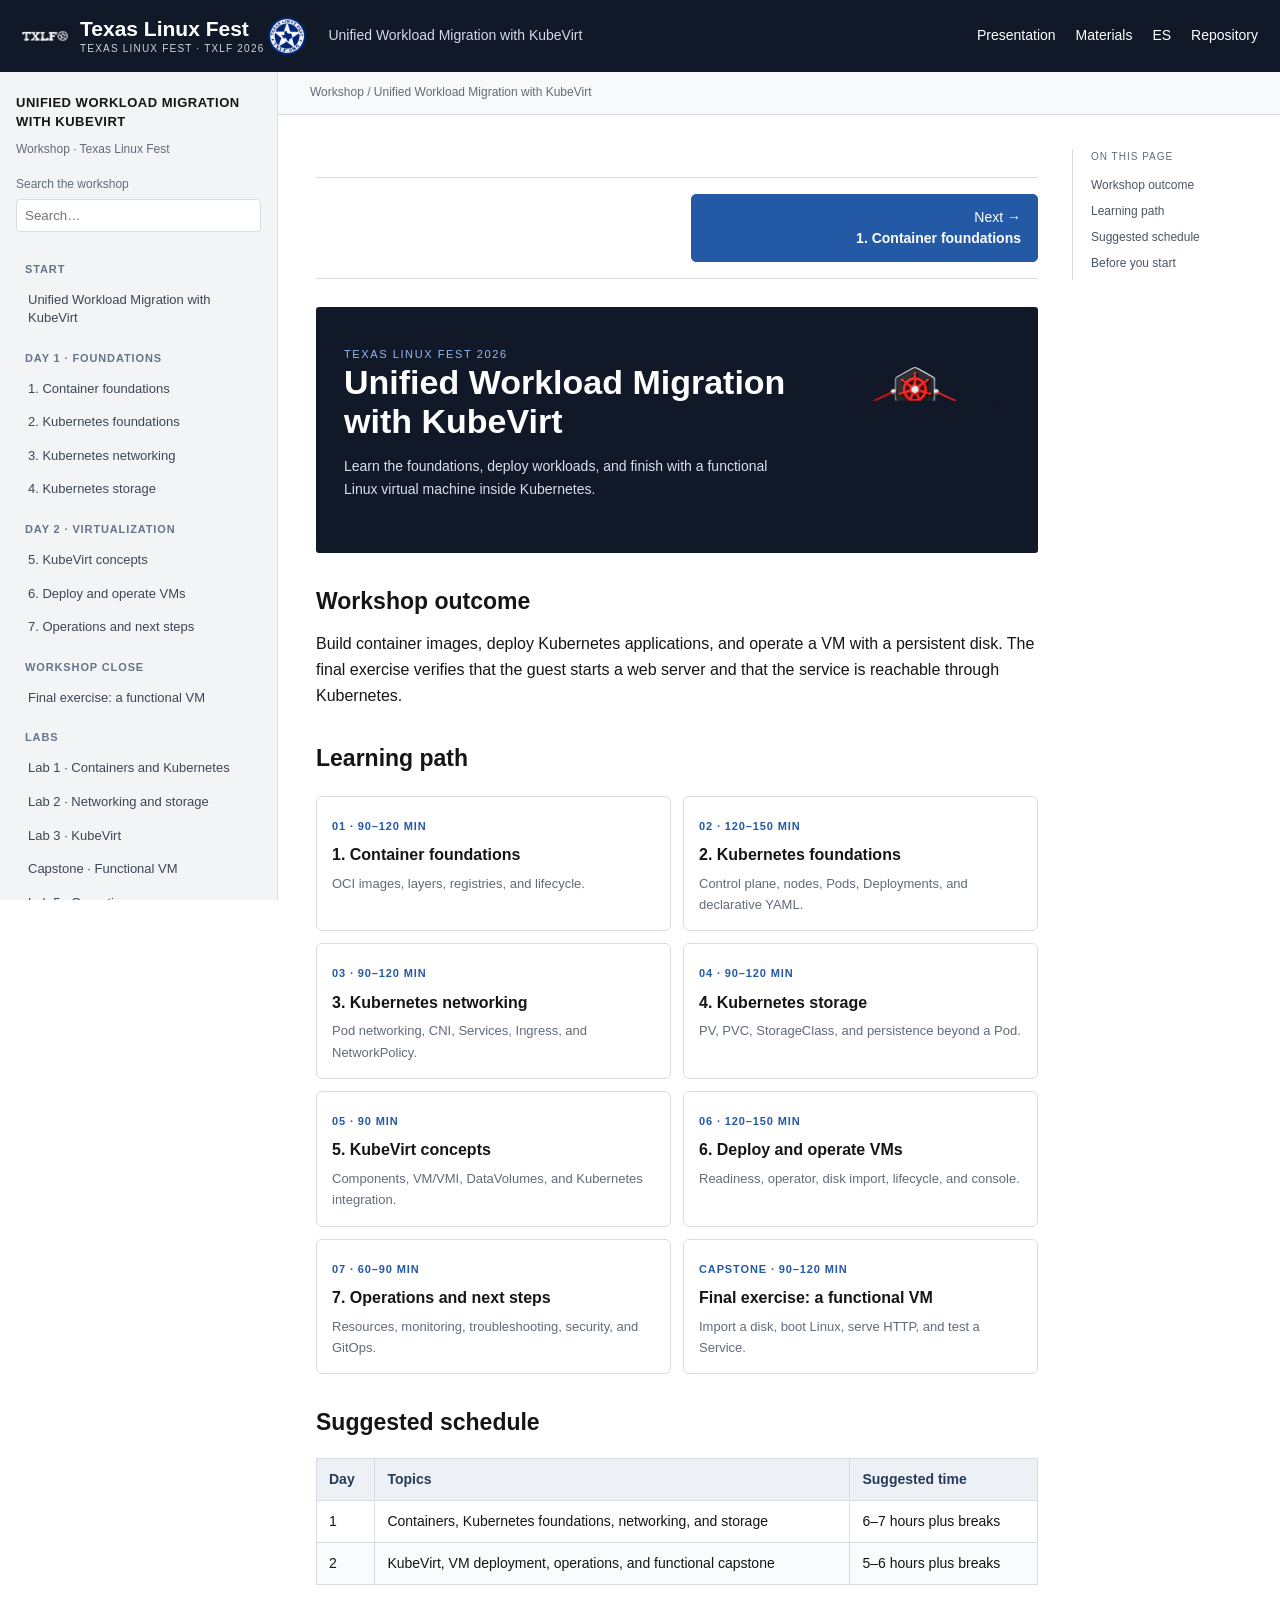
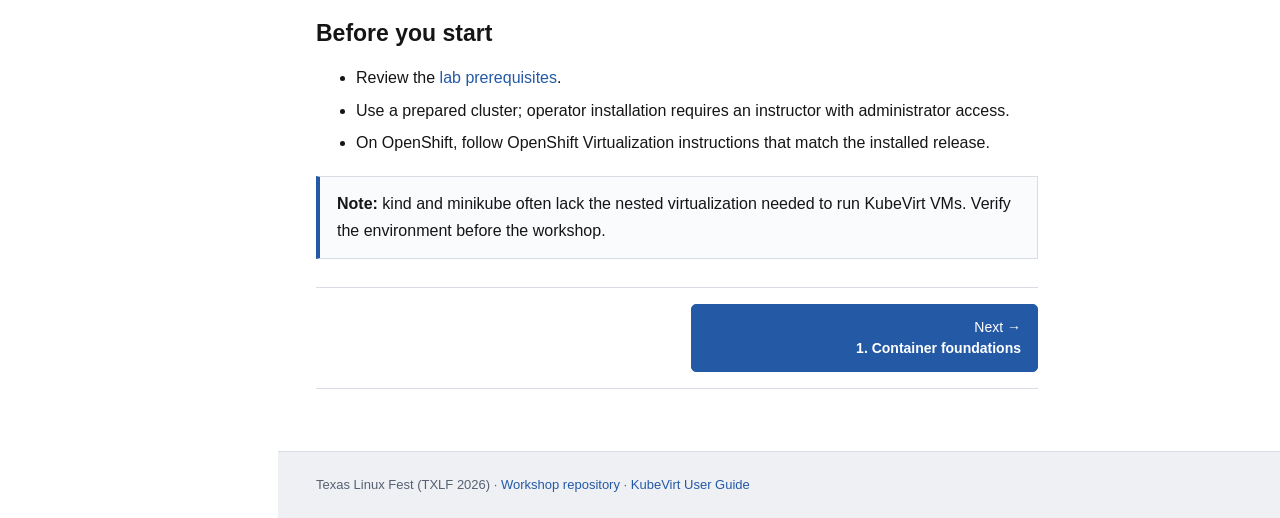
<file: txlf2026/index.en.html>
<!doctype html>
<html lang="en">
<head><meta charset="utf-8"><meta name="viewport" content="width=device-width,initial-scale=1"><meta name="description" content="Kubernetes and KubeVirt workshop with guided labs and a functional Linux VM capstone."><title>KubeVirt Workshop | Texas Linux Fest 2026</title><link rel="stylesheet" href="site.css?v=20261023-5"></head>
<body>
<a class="skip" href="#content">Skip to content</a>
<header class="topbar"><button id="menu-toggle" aria-label="Open index">☰</button><a class="brand" href="index.en.html"><img src="assets/txlf-logo-wide.png" alt=""><span class="brand-title">Texas Linux Fest<small>TEXAS LINUX FEST · TXLF 2026</small></span><img class="collab-badge" src="assets/txlf-badge.png" alt="Texas Linux Fest"></a><div class="top-title" id="page-title">Unified Workload Migration with KubeVirt</div><nav class="top-actions" aria-label="Main navigation"><a href="presentacion.en.html">Presentation</a><a href="#references">Materials</a><a lang="es" href="index.html">ES</a><a class="repo-link" href="https://github.com/JoeRH-OCP/unify-KubernetesKubevit-workflows-TXLF2026">Repository</a></nav></header>
<aside id="sidebar"><p class="nav-title">UNIFIED WORKLOAD MIGRATION<br>WITH KUBEVIRT</p><p class="version">Workshop · Texas Linux Fest</p><label for="nav-search">Search the workshop</label><input id="nav-search" type="search" placeholder="Search…" autocomplete="off"><nav id="step-nav" aria-label="Workshop sections"></nav></aside>
<div class="workspace"><div class="toolbar"><span>Workshop</span> / <span id="breadcrumb">Introduction</span></div><div class="content-layout"><main id="content"><article id="article"></article></main><aside class="toc" id="toc" aria-label="On this page"></aside></div><footer>Texas Linux Fest (TXLF 2026) · <a href="https://github.com/JoeRH-OCP/unify-KubernetesKubevit-workflows-TXLF2026">Workshop repository</a> · <a href="https://kubevirt.io/user-guide/">KubeVirt User Guide</a></footer></div>
<script src="site-en.js?v=20261023-5"></script>
</body></html>
</file>
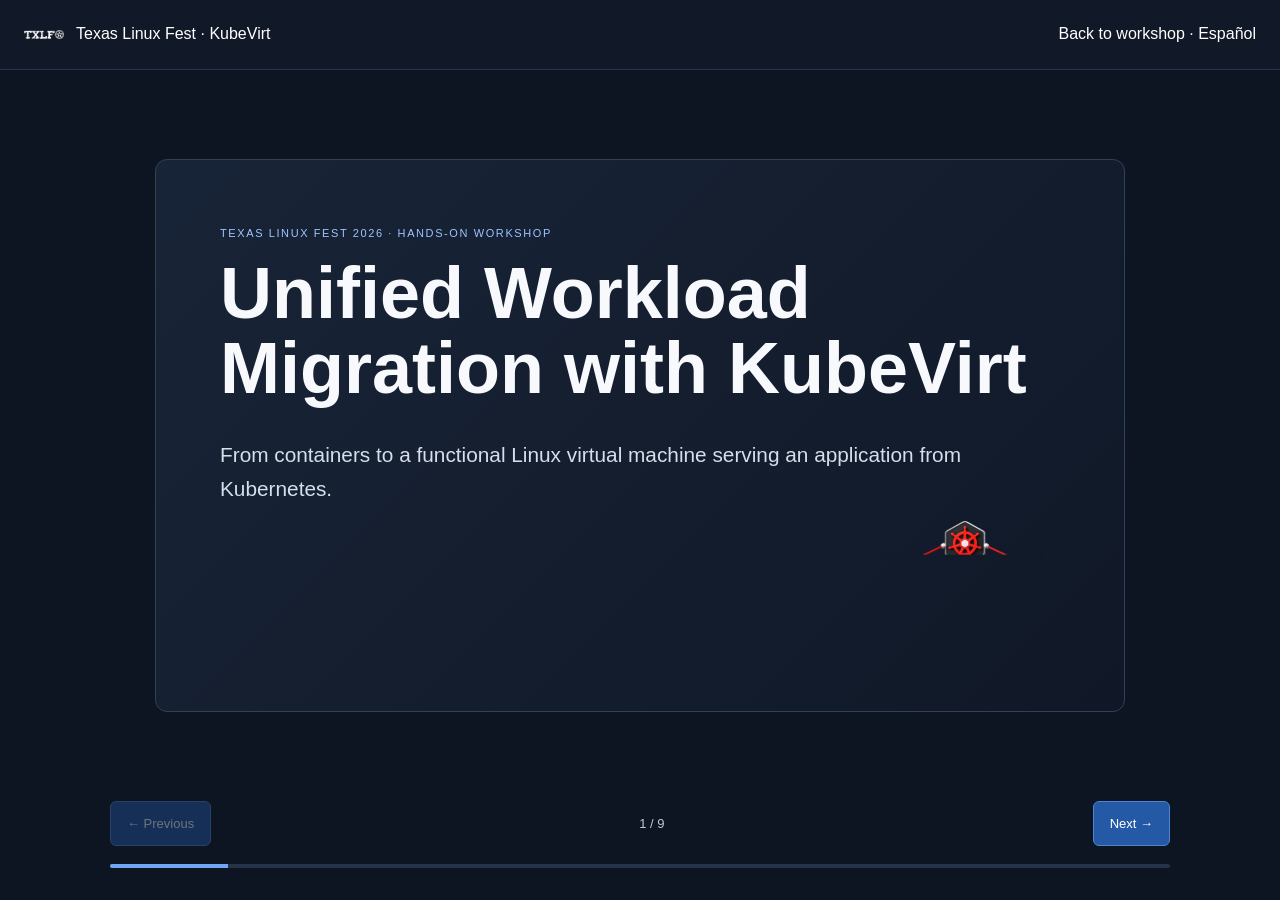
<file: txlf2026/presentacion.en.html>
<!doctype html><html lang="en"><head><meta charset="utf-8"><meta name="viewport" content="width=device-width,initial-scale=1"><meta name="description" content="Navigable presentation for the KubeVirt workshop."><title>Presentation | KubeVirt Workshop</title><link rel="stylesheet" href="site.css?v=20261023-2"><style>
body{background:#0d1422;color:#f7f9fc}.deck{min-height:100vh;display:flex;flex-direction:column}.deckbar{height:70px;display:flex;align-items:center;justify-content:space-between;padding:0 24px;border-bottom:1px solid #273449;background:#111827}.deckbar a{color:white}.deck-brand{display:flex;align-items:center;gap:12px;color:white}.deck-brand img{width:40px;height:40px;object-fit:contain}.deck-main{width:min(1060px,calc(100% - 36px));margin:auto;flex:1;display:flex;align-items:center;padding:42px 0}.slide{width:100%;min-height:480px;border:1px solid #334155;border-radius:12px;background:linear-gradient(135deg,#182437,#101827);padding:clamp(25px,5vw,64px);display:flex;flex-direction:column;justify-content:center}.slide .eyebrow{color:#9fc4ff}.slide h1{font-size:clamp(2.5rem,6vw,4.5rem);line-height:1.04;margin:14px 0 18px;border:0;padding:0;font-weight:700}.slide h2{font-size:clamp(1.9rem,4vw,3rem);line-height:1.12;margin:12px 0}.slide p{font-size:clamp(1.05rem,2vw,1.3rem);color:#d5deeb;max-width:780px}.slide ul{font-size:1.1rem;color:#e6ebf3}.slide li{margin:12px 0}.slide .hero-image{max-width:190px;max-height:190px;object-fit:contain;align-self:flex-end}.deck-footer{width:min(1060px,calc(100% - 36px));margin:0 auto 32px;background:transparent!important;border:0!important;padding:0!important;color:#bdc8d8!important}.deck-controls{display:flex;justify-content:space-between;align-items:center;gap:12px}.deck-controls button,.deck-controls a{background:#2459a6;color:white;border:1px solid #5084cf;border-radius:6px;padding:11px 16px;font:inherit;cursor:pointer;text-decoration:none}.deck-controls button:disabled{opacity:.4;cursor:default}.progress{color:#bdc8d8;font-size:13px;text-align:center}.progressbar{height:4px;background:#253248;margin-top:18px;border-radius:8px;overflow:hidden}.progressbar span{height:100%;display:block;background:#6fa6f5;width:0;transition:width .2s}
@media(max-width:600px){.deckbar{padding:0 14px}.slide{min-height:430px}.deck-controls button,.deck-controls a{padding:9px 11px;font-size:13px}}
@media print{body{background:white;color:#111}.deckbar,.deck-footer{display:none}.deck-main{display:block;width:100%;padding:0}.slide{display:flex!important;min-height:100vh;border:0;border-radius:0;background:white;color:#111;page-break-after:always}.slide p,.slide ul{color:#333}.slide .eyebrow{color:#2459a6}}
</style></head><body><div class="deck"><header class="deckbar"><a class="deck-brand" href="index.en.html"><img src="assets/txlf-logo-wide.png" alt=""><span>Texas Linux Fest · KubeVirt</span></a><nav><a href="index.en.html">Back to workshop</a> · <a lang="es" href="presentacion.html">Español</a></nav></header><main class="deck-main"><section class="slide" id="slide"></section></main><footer class="deck-footer"><div class="deck-controls"><button id="prev" type="button">← Previous</button><span class="progress" id="progress"></span><button id="next" type="button">Next →</button></div><div class="progressbar"><span id="bar"></span></div></footer></div><script src="presentation-en.js?v=20261023-4"></script></body></html>
</file>
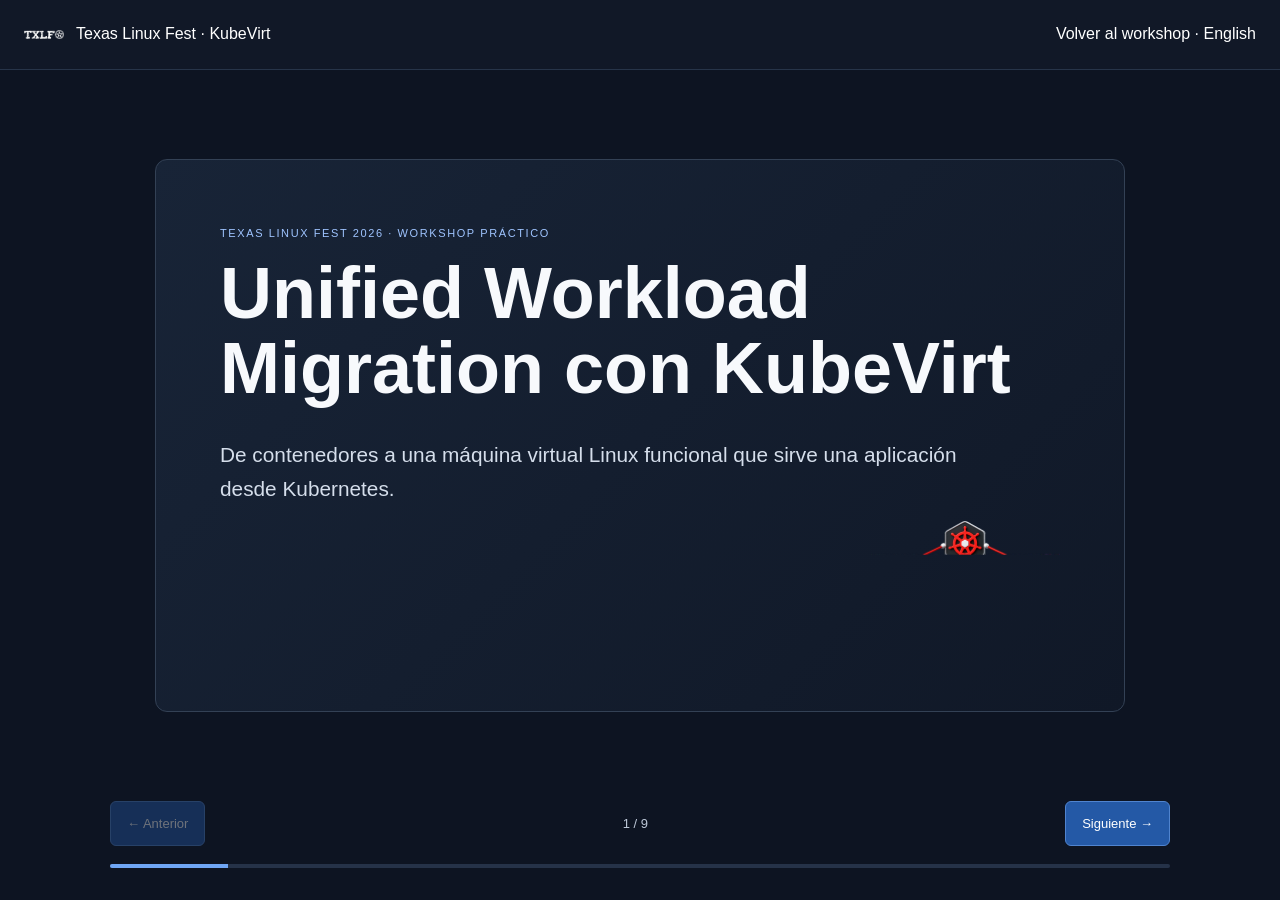
<file: txlf2026/presentacion.html>
<!doctype html><html lang="es"><head><meta charset="utf-8"><meta name="viewport" content="width=device-width,initial-scale=1"><meta name="description" content="Presentación navegable del workshop de KubeVirt."><title>Presentación | KubeVirt Workshop</title><link rel="stylesheet" href="site.css?v=20261023-4"><style>
body{background:#0d1422;color:#f7f9fc}.deck{min-height:100vh;display:flex;flex-direction:column}.deckbar{height:70px;display:flex;align-items:center;justify-content:space-between;padding:0 24px;border-bottom:1px solid #273449;background:#111827}.deckbar a{color:white}.deck-brand{display:flex;align-items:center;gap:12px;color:white}.deck-brand img{width:40px;height:40px;object-fit:contain}.deck-main{width:min(1060px,calc(100% - 36px));margin:auto;flex:1;display:flex;align-items:center;padding:42px 0}.slide{width:100%;min-height:480px;border:1px solid #334155;border-radius:12px;background:linear-gradient(135deg,#182437,#101827);padding:clamp(25px,5vw,64px);display:flex;flex-direction:column;justify-content:center}.slide .eyebrow{color:#9fc4ff}.slide h1{font-size:clamp(2.5rem,6vw,4.5rem);line-height:1.04;margin:14px 0 18px;border:0;padding:0;font-weight:700}.slide h2{font-size:clamp(1.9rem,4vw,3rem);line-height:1.12;margin:12px 0}.slide p{font-size:clamp(1.05rem,2vw,1.3rem);color:#d5deeb;max-width:780px}.slide ul{font-size:1.1rem;color:#e6ebf3}.slide li{margin:12px 0}.slide .hero-image{max-width:190px;max-height:190px;object-fit:contain;align-self:flex-end}.deck-footer{width:min(1060px,calc(100% - 36px));margin:0 auto 32px;background:transparent!important;border:0!important;padding:0!important;color:#bdc8d8!important}.deck-controls{display:flex;justify-content:space-between;align-items:center;gap:12px}.deck-controls button,.deck-controls a{background:#2459a6;color:white;border:1px solid #5084cf;border-radius:6px;padding:11px 16px;font:inherit;cursor:pointer;text-decoration:none}.deck-controls button:disabled{opacity:.4;cursor:default}.progress{color:#bdc8d8;font-size:13px;text-align:center}.progressbar{height:4px;background:#253248;margin-top:18px;border-radius:8px;overflow:hidden}.progressbar span{height:100%;display:block;background:#6fa6f5;width:0;transition:width .2s}
@media(max-width:600px){.deckbar{padding:0 14px}.slide{min-height:430px}.deck-controls button,.deck-controls a{padding:9px 11px;font-size:13px}}
@media print{body{background:white;color:#111}.deckbar,.deck-footer{display:none}.deck-main{display:block;width:100%;padding:0}.slide{display:flex!important;min-height:100vh;border:0;border-radius:0;background:white;color:#111;page-break-after:always}.slide p,.slide ul{color:#333}.slide .eyebrow{color:#2459a6}}
</style></head><body><div class="deck"><header class="deckbar"><a class="deck-brand" href="index.html"><img src="assets/txlf-logo-wide.png" alt=""><span>Texas Linux Fest · KubeVirt</span></a><nav><a href="index.html">Volver al workshop</a> · <a lang="en" href="presentacion.en.html">English</a></nav></header><main class="deck-main"><section class="slide" id="slide"></section></main><footer class="deck-footer"><div class="deck-controls"><button id="prev" type="button">← Anterior</button><span class="progress" id="progress"></span><button id="next" type="button">Siguiente →</button></div><div class="progressbar"><span id="bar"></span></div></footer></div><script src="presentation.js?v=20261023-4"></script></body></html>
</file>
<file: assets/style.css>
:root{color-scheme:dark;--bg:#000000;--surface:#0a0a0a;--surface2:#141414;--ink:#f5f5f5;--muted:#b5b5b5;--accent:#ff2400;--accent-secondary:#ff2400;--signal:#9ce66c;--accent-dark:#000000;--line:#292929;--grid:rgba(255,36,0,.055)}:root[data-theme=expedition]{--bg:#000000;--surface:#0a0a0a;--surface2:#141414;--ink:#f5f5f5;--muted:#b5b5b5;--accent:#ff2400;--accent-secondary:#ff2400;--signal:#9ce66c;--accent-dark:#000000;--line:#292929;--grid:rgba(255,36,0,.055)}*{box-sizing:border-box}html{scroll-behavior:smooth;scroll-padding-top:100px}body{margin:0;background:var(--bg);color:var(--ink);font:16px/1.65 system-ui,-apple-system,BlinkMacSystemFont,'Segoe UI',sans-serif}body::before{content:'';position:absolute;inset:0 0 auto;height:1000px;z-index:-1;background-image:linear-gradient(var(--grid) 1px,transparent 1px),linear-gradient(90deg,var(--grid) 1px,transparent 1px);background-size:64px 64px;mask-image:linear-gradient(#000,transparent)}a{color:inherit;text-decoration:none}button,input,select{font:inherit}button{cursor:pointer}a,button,input,select{touch-action:manipulation}a:focus-visible,button:focus-visible,input:focus-visible,select:focus-visible{outline:2px solid var(--accent);outline-offset:5px}button:disabled{cursor:default}.wrap{width:min(1240px,calc(100% - 80px));margin:auto}.mono,.eyebrow,.tags{font-family:ui-monospace,SFMono-Regular,Consolas,monospace}.accent{color:var(--accent)}.site-header{position:sticky;top:0;z-index:10;background:var(--bg);border-bottom:1px solid var(--line)}.nav{min-height:82px;display:flex;align-items:center;justify-content:space-between;gap:20px}.brand{font-family:ui-monospace,monospace;font-size:20px;font-weight:700;white-space:nowrap}.brand-icon{color:var(--accent);padding-right:10px}.brand-dot{color:var(--accent)}nav{display:flex;gap:26px}nav a{font-size:13px;color:var(--muted)}nav a:hover{color:var(--accent)}.theme-button{border:1px solid var(--line);background:transparent;color:var(--accent);padding:8px 12px;font:12px ui-monospace,monospace;border-radius:3px}.header-actions{display:flex;gap:10px;align-items:center}.hero-visual-link{display:block;color:inherit}.hero-visual-link:hover .hero-visual{border-color:var(--accent)}#lang{min-width:52px;text-align:center}.hero{display:grid;grid-template-columns:1fr 1fr;gap:50px;align-items:center;padding-top:82px;padding-bottom:80px}.eyebrow{color:var(--accent);font-size:11px;letter-spacing:2px;margin:0 0 28px}.status-dot{display:inline-block;height:7px;width:7px;border-radius:50%;background:var(--signal);margin-right:8px;box-shadow:0 0 14px #9ce66c44}h1{font-size:clamp(70px,8vw,116px);line-height:.94;letter-spacing:-7px;font-weight:750;margin:0 0 24px}h2{font-size:clamp(34px,4vw,55px);line-height:1.09;letter-spacing:-2px;margin:0}h3{line-height:1.25;letter-spacing:-.5px}p{color:var(--muted)}.surname{font-size:13px;letter-spacing:2px;color:var(--ink)}.surname span{color:var(--accent);padding:0 10px}.hero-lead{font-size:25px;line-height:1.35;font-weight:500;color:var(--ink);margin:28px 0 18px}.hero-lead span{color:var(--accent)}.hero-description{max-width:470px;font-size:15px}.actions{display:flex;gap:14px;flex-wrap:wrap;align-items:center;margin-top:28px}.button{display:inline-flex;align-items:center;justify-content:center;gap:22px;background:transparent;color:var(--ink);border:1px solid var(--line);padding:13px 20px;font-size:13px;font-weight:650;border-radius:3px;transition:background .2s,border-color .2s}.button:hover{border-color:var(--accent);background:var(--surface2)}.primary{background:var(--accent);color:var(--accent-dark);border-color:var(--accent)}.primary:hover{background:var(--accent);filter:brightness(.92)}.hero-tags{display:flex;gap:20px;flex-wrap:wrap;font-size:10px;letter-spacing:1px;color:var(--muted);margin-top:32px}.hero-visual{border:1px solid var(--line);background:linear-gradient(145deg,var(--surface),var(--bg));position:relative}.visual-label,.visual-footer{padding:20px;display:flex;justify-content:space-between;gap:10px;font-size:9px;color:var(--muted);letter-spacing:1px}.visual-label{border-bottom:1px solid var(--line)}.visual-footer{border-top:1px solid var(--line);font-size:8px}.landscape{display:block;width:100%;color:var(--accent)}.landscape circle{color:var(--accent-secondary)}.landscape text{fill:var(--accent-secondary)}.skill-strip{border-block:1px solid var(--line);background:var(--surface)}.skill-strip .wrap{display:flex;justify-content:space-between;align-items:center;flex-wrap:wrap;gap:18px;padding-block:24px;font-size:11px;letter-spacing:1px;color:var(--muted)}.separator{color:var(--accent)}.section{padding-top:100px;padding-bottom:100px;border-bottom:1px solid var(--line)}.section-heading{margin-bottom:48px}.section-heading .eyebrow{margin-bottom:18px}.section-heading>p:last-child:not(.eyebrow){max-width:640px;margin-top:22px}.split{display:flex;justify-content:space-between;align-items:end;gap:30px}.text-link{color:var(--accent);font-size:13px;font-weight:600;text-underline-offset:5px}.text-link:hover{text-decoration:underline}.profile-grid{display:grid;grid-template-columns:1fr 1fr;gap:75px}.profile-text p{margin-top:0}.large-copy{font-size:24px;line-height:1.5;color:var(--ink)}.terminal{align-self:start;background:#000000;border:1px solid var(--line);border-radius:6px;overflow:hidden;font:13px/1.7 ui-monospace,monospace}.terminal-bar{display:flex;justify-content:space-between;gap:15px;background:var(--surface2);padding:13px 17px;color:var(--muted);font-size:10px}.terminal-dots{color:var(--accent-secondary);letter-spacing:4px}.terminal-output{height:250px;overflow:auto;padding:18px 22px;white-space:pre-wrap;overflow-wrap:anywhere}.terminal-output p{margin:0 0 15px;color:#e5e5e5}.terminal-output .terminal-muted{color:#b5b5b5}.prompt{color:var(--signal);padding-right:8px}.terminal-form{display:flex;gap:8px;align-items:center;border-top:1px solid var(--line);padding:12px 20px}.terminal-form input{min-width:0;flex:1;background:transparent;border:0;color:#f5f5f5;font:inherit;padding:6px}.terminal-form button{border:0;background:transparent;color:var(--signal);font-size:20px}.featured-grid{display:grid;grid-template-columns:repeat(4,1fr);gap:14px}.feature-card{background:var(--surface);border:1px solid var(--line);padding:24px;display:flex;flex-direction:column;transition:transform .2s,border-color .2s}.feature-card:hover{transform:translateY(-5px);border-color:var(--accent)}.card-top{display:flex;justify-content:space-between;font-size:9px;color:var(--accent-secondary)}.feature-card h3{font-size:23px;margin-top:46px;margin-bottom:16px}.feature-card p{font-size:13px;flex:1}.tags{font-size:9px;color:var(--accent-secondary);letter-spacing:1px}.catalog-header{margin-top:65px}.catalog-header h3{font-size:24px;margin-bottom:8px}.catalog-header p{font-size:14px}.filters{display:flex;gap:14px;margin-top:25px}.search-field{display:flex;align-items:center;gap:15px;flex:1;border:1px solid var(--line);background:var(--surface);padding:9px 17px}.search-field>span{font-size:25px;color:var(--accent)}input,select{color:var(--ink)}.search-field input{background:none;border:0;min-width:0;width:100%;padding:8px;font-size:14px}.owner-filter select{height:100%;padding:15px;background:var(--surface);border:1px solid var(--line);font-size:13px}.catalog-status{font-size:11px;color:var(--muted);margin:20px 0}.repo-grid{display:grid;grid-template-columns:repeat(3,minmax(0,1fr));gap:10px}.repo{display:flex;justify-content:space-between;align-items:center;gap:12px;border:1px solid var(--line);padding:18px;background:var(--surface);min-width:0}.repo:hover{border-color:var(--accent)}.repo h4{font:12px/1.5 ui-monospace,monospace;overflow-wrap:anywhere;margin:0}.repo p{font:10px ui-monospace,monospace;margin:8px 0 0}.repo>span{color:var(--accent)}#load-more{margin-top:22px}[hidden]{display:none!important}.talk-list{border-top:1px solid var(--line)}.talk{display:grid;grid-template-columns:85px 1fr 35px;gap:24px;align-items:start;border-bottom:1px solid var(--line);padding:28px 4px}.talk:hover h3{color:var(--accent)}.talk-year{font-size:13px;color:var(--muted);padding-top:4px}.talk h3{font-size:23px;margin:10px 0}.talk p{font-size:14px;margin:0}.arrow{color:var(--accent);font-size:25px}.expedition{background:var(--surface);border-block:1px solid var(--line)}.explore-grid{display:grid;grid-template-columns:1fr 1fr;gap:25px}.journal-card{border:1px solid var(--line);background:var(--bg);padding:40px;position:relative;overflow:hidden}.journal-card h3{font-size:45px;margin:35px 0 22px;letter-spacing:-2px}.journal-card p{max-width:350px;margin-bottom:30px}.journal-mark{border:1px solid var(--line);padding:12px;position:absolute;right:25px;bottom:30px;transform:rotate(-8deg);color:var(--muted);font-size:10px;opacity:.5}.photo-card{border:1px solid var(--line);background:var(--bg)}.contour-art{height:210px;position:relative;overflow:hidden;background:repeating-radial-gradient(ellipse at 20% 140%,transparent 0 19px,var(--line) 20px 21px,transparent 22px 31px),linear-gradient(135deg,var(--surface2),var(--bg))}.compass{position:absolute;right:35px;top:30px;color:var(--accent-secondary);font:30px ui-monospace,monospace;text-align:center}.photo-copy{padding:28px 35px}.photo-copy h3{font-size:26px;margin:15px 0}.photo-copy p{font-size:14px}.community-banner{display:flex;justify-content:space-between;align-items:center;gap:30px;padding-top:45px;margin-top:40px;border-top:1px solid var(--line)}.community-banner h3{font-size:25px;margin:13px 0}.community-banner p{font-size:14px;margin:0}.community-banner .button{flex-shrink:0}.mention-grid{display:grid;grid-template-columns:1fr 1fr;gap:24px}.mention{border-left:2px solid var(--accent);background:var(--surface);padding:30px}.mention h3{font-size:23px}.mention p{font-size:14px}.connect-heading{display:grid;grid-template-columns:1.3fr 1fr;gap:70px;align-items:end;margin-bottom:45px}.connect-heading>p{max-width:360px}.social-grid{display:grid;grid-template-columns:1fr 1fr;border-left:1px solid var(--line);border-top:1px solid var(--line)}.social{display:flex;align-items:center;gap:20px;padding:25px;border-right:1px solid var(--line);border-bottom:1px solid var(--line)}.social:hover{background:var(--surface)}.social-icon{font:22px ui-monospace,monospace;color:var(--accent-secondary);width:40px;text-align:center;flex-shrink:0}.social div{flex:1}.social h3{font-size:17px;margin:0}.social p{font-size:12px;margin:6px 0 0}.social>span:last-child{color:var(--accent)}.closing{display:flex;justify-content:space-between;gap:25px;flex-wrap:wrap;font-size:10px;letter-spacing:1px;color:var(--accent);padding-top:45px}.footer{display:flex;justify-content:space-between;gap:20px;flex-wrap:wrap;padding-top:35px;padding-bottom:35px;font-size:11px;color:var(--muted)}.skip{position:absolute;left:10px;top:-100px;z-index:50;background:var(--accent);color:var(--bg);padding:12px}.skip:focus{top:10px}.sr-only{position:absolute;width:1px;height:1px;padding:0;overflow:hidden;clip:rect(0,0,0,0);white-space:nowrap;border:0}::selection{background:var(--accent);color:var(--bg)}
@media(min-width:1450px){.hero{padding-top:100px;padding-bottom:100px}}@media(max-width:1050px){.wrap{width:calc(100% - 48px)}nav{gap:17px}.hero{gap:25px}h1{font-size:82px}.featured-grid{grid-template-columns:repeat(2,1fr)}.profile-grid{gap:35px}.journal-mark{display:none}.skill-strip .wrap{justify-content:center}.separator{display:none}}@media(max-width:760px){.wrap{width:calc(100% - 36px)}.nav{flex-wrap:wrap;padding-block:15px;gap:15px}.brand{font-size:17px}.header-actions{margin-left:auto}.nav nav{order:3;width:100%;justify-content:space-between;gap:8px}.nav nav a{font-size:12px}.hero{grid-template-columns:1fr;padding-top:55px;padding-bottom:55px;gap:40px}h1{font-size:clamp(70px,17vw,105px);letter-spacing:-5px}.hero-visual{max-width:520px;width:100%}.landscape{max-height:410px}.hero-tags{gap:14px}.section{padding-top:65px;padding-bottom:65px}.profile-grid,.explore-grid,.mention-grid,.connect-heading{grid-template-columns:1fr;gap:30px}.section-heading{margin-bottom:32px}.split{align-items:start;flex-direction:column;gap:20px}.featured-grid{gap:10px}.feature-card{padding:19px}.feature-card h3{font-size:21px;margin-top:30px}.repo-grid{grid-template-columns:repeat(2,minmax(0,1fr))}.filters{flex-direction:column}.owner-filter select{width:100%}.talk{grid-template-columns:45px 1fr 20px;gap:14px}.talk h3{font-size:19px}.talk .tags{font-size:8px}.journal-card{padding:30px}.journal-card h3{font-size:38px}.community-banner{flex-direction:column;align-items:start}.connect-heading{gap:20px}.social{padding:20px 14px;gap:12px}.social-icon{width:25px;font-size:18px}.social p{font-size:11px}.social h3{font-size:15px}.footer{gap:15px}}@media(max-width:420px){.featured-grid,.social-grid,.repo-grid{grid-template-columns:1fr}.actions .button{width:100%}.visual-label{font-size:8px;padding:15px}.hero-tags{font-size:9px}.hero-lead{font-size:24px}.skill-strip .wrap{font-size:9px}.talk-year{font-size:11px}}@media(prefers-reduced-motion:reduce){html{scroll-behavior:auto}*,*::before,*::after{transition:none!important;animation:none!important}}


/* Crimson motion system: content stays visible without JavaScript. */
body{isolation:isolate}.site-header{background:rgba(0,0,0,.94);backdrop-filter:blur(14px)}
.scroll-progress{position:fixed;inset:0 auto auto 0;width:100%;height:3px;background:var(--accent);z-index:30;transform:scaleX(0);transform-origin:left;pointer-events:none}
nav a{position:relative;padding-block:7px}nav a::after{content:"";position:absolute;bottom:0;left:0;width:100%;height:2px;background:var(--accent);transform:scaleX(0);transform-origin:left;transition:transform .25s}nav a:hover::after,nav a[aria-current=true]::after{transform:scaleX(1)}nav a[aria-current=true]{color:var(--ink)}
.hero{position:relative}.hero::before{content:"";position:absolute;inset:0;z-index:-1;pointer-events:none;background:radial-gradient(ellipse at 70% 35%,rgba(255,36,0,.12),transparent 60%)}
.hero-visual{overflow:hidden;border-color:#4c1c14;box-shadow:0 0 70px rgba(255,36,0,.06)}
.hero-visual::after{content:"";position:absolute;inset:0;background:linear-gradient(180deg,transparent 45%,rgba(255,36,0,.07) 50%,transparent 55%);pointer-events:none;animation:scan-field 12s ease-in-out infinite}
.landscape{animation:landscape-drift 8s ease-in-out infinite}.landscape path[stroke-dasharray]{animation:route-flow 8s linear infinite}.hero h1 .accent{display:inline-block;animation:cursor-glow 3s ease-in-out infinite}
.feature-card,.repo,.social,.mention,.button,.talk{transition:transform .25s ease,border-color .25s ease,box-shadow .25s ease,background .25s ease}
@media(hover:hover){.feature-card:hover,.repo:hover,.mention:hover{transform:translateY(-5px);border-color:var(--accent);box-shadow:0 12px 30px rgba(255,36,0,.10)}.social:hover{transform:translateX(3px);background:#170704}.button:hover{transform:translateY(-2px)}.talk:hover .arrow{transform:translate(3px,-3px)}}
.arrow{transition:transform .25s}.tags,.card-top{color:#ff684b}.theme-button{min-width:155px}.terminal-dots{color:var(--accent)}.status-dot{background:var(--signal)}
.reveal-visible{animation:reveal-section .65s ease both}
@keyframes reveal-section{from{opacity:.45;transform:translateY(20px)}to{opacity:1;transform:none}}
@keyframes landscape-drift{0%,100%{transform:translateY(0)}50%{transform:translateY(-7px)}}
@keyframes route-flow{to{stroke-dashoffset:-96}}
@keyframes scan-field{0%,100%{transform:translateY(-45%)}50%{transform:translateY(45%)}}
@keyframes cursor-glow{0%,100%{opacity:1}50%{opacity:.4}}
html[data-motion=off] *,html[data-motion=off] *::before,html[data-motion=off] *::after{animation:none!important;transition:none!important}
html[data-motion=off]{scroll-behavior:auto}
@media(prefers-reduced-motion:reduce){*,*::before,*::after{animation:none!important;transition:none!important}html{scroll-behavior:auto}}

/* Terminal atmosphere and personal Spotify player. */
.crt-scanlines{position:fixed;inset:0;z-index:8;pointer-events:none;background:repeating-linear-gradient(to bottom,transparent 0 3px,rgba(0,0,0,.1) 3px 4px);opacity:.45}.terminal-cursor{display:inline-block;color:var(--accent);font-family:monospace;font-size:.7em;margin-left:.15em;animation:terminal-blink 1.2s steps(2,end) infinite}.brand-cursor{font-size:.8em;margin-left:.35em}.brand-icon,.brand-dot{text-shadow:0 0 15px rgba(255,36,0,.5)}.hero h1{text-shadow:2px 0 rgba(255,36,0,.38);animation:signal-shift 9s ease-in-out infinite}.hero-visual,.spotify-frame{position:relative;border-color:rgba(255,36,0,.35);box-shadow:0 0 40px rgba(255,36,0,.09)}.hero-visual::before,.spotify-frame::before{content:"";position:absolute;left:-1px;top:-1px;width:26px;height:26px;border-left:2px solid var(--accent);border-top:2px solid var(--accent);pointer-events:none}.feature-card,.mention,.social{position:relative;overflow:hidden}.social::after{content:"";position:absolute;inset:0;pointer-events:none;background:linear-gradient(115deg,transparent 30%,rgba(255,36,0,.1) 50%,transparent 70%);transform:translateX(-110%);transition:transform .55s}.social:hover::after{transform:translateX(110%)}.feature-card:hover,.mention:hover,.social:hover{border-color:rgba(255,36,0,.65);box-shadow:0 0 25px rgba(255,36,0,.12)}.spotify-frame{border:1px solid rgba(255,36,0,.35);border-radius:14px;background:#0a0a0a;padding:12px;max-width:100%;overflow:hidden}.player-bar{display:flex;justify-content:space-between;gap:12px;padding:6px 8px 18px;color:var(--muted);font-size:.75rem}.player-bar .status-dot{display:inline-block;margin-right:8px}.spotify-frame iframe{display:block;width:100%;min-width:0}.playlist-section .community-banner{margin-top:24px}.pointer-halo{position:fixed;left:0;top:0;width:30px;height:30px;border:1px solid rgba(255,36,0,.7);border-radius:50%;box-shadow:0 0 14px rgba(255,36,0,.2);pointer-events:none;z-index:100;opacity:0;will-change:transform;transition:width .15s,height .15s,border-color .15s,opacity .15s}.pointer-halo.is-visible{opacity:1}.pointer-halo.is-interactive{width:44px;height:44px;border-color:var(--accent)}:root[data-motion=off] .pointer-halo{display:none}
@keyframes terminal-blink{0%,45%,100%{opacity:1}50%,90%{opacity:.2}}@keyframes signal-shift{0%,94%,100%{text-shadow:2px 0 rgba(255,36,0,.38)}95%{text-shadow:-2px 0 rgba(255,36,0,.5)}97%{text-shadow:2px 0 rgba(255,36,0,.5)}}
@media(pointer:coarse),(prefers-reduced-motion:reduce){.pointer-halo{display:none}.hero h1,.terminal-cursor{animation:none}}@media(max-width:600px){.player-bar{font-size:.65rem}.spotify-frame{padding:8px}.brand-cursor{display:none}}
.map-preview{position:relative;aspect-ratio:620/600;overflow:hidden;background:#060606}
.map-radar{position:absolute;inset:0;background:repeating-radial-gradient(circle at 50% 44%,transparent 0 44px,rgba(255,36,0,.17) 45px 46px),linear-gradient(rgba(255,36,0,.06) 1px,transparent 1px),linear-gradient(90deg,rgba(255,36,0,.06) 1px,transparent 1px);background-size:auto,34px 34px,34px 34px;pointer-events:none}
.map-radar::before,.map-radar::after{content:"";position:absolute;left:50%;top:44%;background:rgba(255,36,0,.22);pointer-events:none}
.map-radar::before{width:88%;height:1px;transform:translate(-50%,0)}
.map-radar::after{width:1px;height:92%;transform:translate(0,-50%)}
.map-preview-stage{position:absolute;inset:5% 14%}
.map-preview-img{position:absolute;inset:0;width:100%;height:100%;object-fit:contain;filter:drop-shadow(0 0 26px rgba(255,36,0,.28))}
.map-preview-sweep{position:absolute;inset:-25%;background:conic-gradient(from 0deg at 50% 50%,transparent 0deg,transparent 325deg,rgba(255,36,0,.25) 360deg);animation:map-sweep 8s linear infinite;pointer-events:none}
@keyframes map-sweep{to{transform:rotate(360deg)}}
.map-preview-online{position:absolute;top:12px;left:14px;display:flex;align-items:center;gap:8px;font:600 10px ui-monospace,monospace;letter-spacing:2px;color:var(--accent);z-index:3}
.map-preview-dm{position:absolute;left:0;top:20%;bottom:20%;width:58px;background:rgba(5,5,5,.72);border-right:1px solid var(--line);display:flex;flex-direction:column;justify-content:flex-end;gap:6px;padding:10px 8px;z-index:3}
.map-preview-dm-line{display:block;height:5px;background:var(--line);border-radius:2px}
.map-preview-dm-line.short{width:60%}
.map-preview-dm em{font:700 8px ui-monospace,monospace;font-style:normal;letter-spacing:1px;color:#fff;background:var(--accent);text-align:center;padding:5px 0;border-radius:2px}
.map-preview-pin{position:absolute;left:var(--x);top:var(--y);transform:translate(-50%,-50%);display:flex;flex-direction:column;align-items:center;gap:3px;pointer-events:none;z-index:2}
.map-pin-badge{width:36px;height:36px;border-radius:50%;background:rgba(5,5,5,.88);border:2px solid var(--accent);display:flex;align-items:center;justify-content:center;box-shadow:0 0 18px rgba(255,36,0,.35)}
.map-pin-badge svg{width:20px;height:20px;fill:none;stroke:var(--accent);stroke-width:2.4}
.map-preview-pin b{font:700 10px ui-monospace,monospace;letter-spacing:1px;color:#fff;text-shadow:0 0 6px #000,0 0 2px #000;white-space:nowrap}
.map-preview-pin small{font:600 7px ui-monospace,monospace;letter-spacing:1px;color:var(--accent);text-shadow:0 0 4px #000;white-space:nowrap}
@media(max-width:760px){.map-preview-pin b{font-size:8px}.map-pin-badge{width:30px;height:30px}.map-pin-badge svg{width:17px;height:17px}.map-preview-stage{inset:5% 8%}}}
</file>
<file: txlf2026/site.css>
:root{--blue:#2459a6;--ink:#151515;--muted:#626b78;--border:#d9dde3;--nav:#f3f4f6;--header:#111827}
*{box-sizing:border-box}
html{scroll-behavior:smooth}
body{margin:0;color:var(--ink);font:16px/1.65 Arial,sans-serif;background:#fff}
a{color:var(--blue);text-decoration:none}a:hover{text-decoration:underline}
a:focus-visible,button:focus-visible,input:focus-visible{outline:3px solid #65a4ff;outline-offset:3px}
.skip{position:fixed;top:-90px;left:12px;background:white;padding:12px;z-index:20}.skip:focus{top:10px}
header.topbar{height:72px;background:var(--header);color:white;display:flex;align-items:center;gap:22px;padding:0 22px;position:fixed;top:0;left:0;right:0;z-index:10}
.topbar a{color:#fff;font-size:14px}.brand{display:flex;align-items:center;gap:12px;min-width:260px;text-decoration:none!important}.brand img{width:46px;height:46px;object-fit:contain}.brand-title{font-size:21px;font-weight:bold;line-height:1}.collab-badge{width:38px!important;height:38px!important;margin-left:-8px}.brand small{display:block;font-size:10px;letter-spacing:1.2px;margin-top:5px;font-weight:normal;color:#cbd5e1}.top-title{flex:1;font-size:14px;color:#d4dae5}
.top-actions{display:flex;gap:20px;align-items:center}.top-actions a{white-space:nowrap}
#menu-toggle{display:none;color:white;background:transparent;border:1px solid #6c7e96;padding:5px 9px;border-radius:4px}
#sidebar{width:278px;background:var(--nav);border-right:1px solid var(--border);position:fixed;top:72px;bottom:0;overflow:auto;padding:22px 16px;z-index:8}
.nav-title{font-weight:700;font-size:13px;letter-spacing:.5px;line-height:1.45;margin:0}.version{font-size:12px;color:var(--muted);margin:8px 0 16px}
#sidebar label{display:block;font-size:12px;color:var(--muted)}#nav-search{width:100%;padding:8px;border:1px solid var(--border);border-radius:4px;margin:4px 0 14px;background:white}
#sidebar nav a{display:block;font-size:13px;color:#3c4656;padding:8px 9px;border-left:3px solid transparent;line-height:1.35}
#sidebar nav a.active{color:var(--blue);font-weight:bold;background:#e4ebf7;border-left-color:var(--blue)}
#sidebar nav .nav-group{font-weight:700;color:#64748b;padding:14px 9px 5px;font-size:11px;text-transform:uppercase;letter-spacing:.08em}
.workspace{margin:72px 0 0 278px}.toolbar{padding:11px 32px;background:#f8f9fa;border-bottom:1px solid var(--border);font-size:12px;color:var(--muted)}
.content-layout{display:flex;gap:34px;padding:34px 38px;max-width:1500px;margin:auto}
main{flex:1;min-width:0;max-width:970px}
main h1{font-size:34px;line-height:1.2;font-weight:500;border-bottom:3px solid var(--blue);padding-bottom:18px;margin:0 0 24px}
main h2{font-size:23px;font-weight:600;line-height:1.3;margin:34px 0 12px}main h3{font-size:18px;margin:25px 0 8px}
p{margin:14px 0}li{margin:6px 0}pre{overflow:auto;background:#f2f3f5;border:1px solid var(--border);border-left:3px solid var(--blue);padding:17px;font:13px/1.6 Consolas,monospace;border-radius:3px}
code{font:13px Consolas,monospace;background:#f2f3f5;padding:2px 4px}pre code{padding:0;background:none;font:inherit}
blockquote{margin:20px 0;padding:12px 18px;border-left:4px solid #78a5e4;background:#f4f7fc;color:#46566d}
.table-wrap{overflow:auto;margin:20px 0}table{border-collapse:collapse;width:100%;font-size:14px;line-height:1.5}th,td{padding:10px 12px;border:1px solid var(--border);text-align:left;vertical-align:top}th{background:#edf0f5;color:#263b59;font-weight:700}tbody tr:nth-child(even){background:#fafbfd}
aside.toc{width:170px;flex-shrink:0;font-size:12px;position:sticky;top:105px;align-self:flex-start;max-height:78vh;overflow:auto;border-left:1px solid var(--border);padding-left:18px}
aside.toc .toc-label{font-size:10px;letter-spacing:1px;color:var(--muted);margin:0 0 12px}aside.toc a{display:block;margin:9px 0;color:#4b5563;line-height:1.4}
.hero{background:var(--header);display:flex;color:white;align-items:center;margin-bottom:28px;min-height:220px;padding:28px;gap:22px;border-radius:3px}
.hero>div{flex:1}.hero img{width:190px;height:190px;object-fit:contain}.eyebrow{font-size:11px;color:#93b9f5;letter-spacing:1.6px;text-transform:uppercase}.hero-title{font-size:34px;font-weight:700;line-height:1.15}.hero p:last-child{font-size:14px;color:#d7e0ef}
.callout{border:1px solid var(--border);border-left:4px solid var(--blue);padding:14px 17px;background:#fafbfd;margin:20px 0}
.step-meta{color:var(--muted);font-size:13px;margin-top:-12px;margin-bottom:24px}
.workshop-pagination{display:flex;flex-wrap:wrap;justify-content:space-between;gap:12px;margin:28px 0;padding:16px 0;border-top:1px solid var(--border);border-bottom:1px solid var(--border)}
.step-button{display:block;flex:1 1 200px;max-width:48%;padding:12px 16px;border:1px solid var(--blue);border-radius:5px;background:var(--blue);color:#fff!important;font-size:14px;line-height:1.5;text-decoration:none!important}
.step-button[rel=next]{margin-left:auto;text-align:right}.step-button:hover{background:#153a70}
.module-grid{display:grid;grid-template-columns:repeat(2,minmax(0,1fr));gap:12px;margin:22px 0}.module-card{display:block;border:1px solid var(--border);border-radius:6px;padding:15px;background:white;color:var(--ink)}.module-card:hover{border-color:var(--blue);text-decoration:none;background:#f8fbff}
.module-card b{color:var(--blue);font-size:11px;letter-spacing:.08em;text-transform:uppercase}.module-card strong{display:block;font-size:16px;margin:4px 0}.module-card span{display:block;color:var(--muted);font-size:13px}
footer{padding:22px 38px;background:#eef0f4;color:#566171;font-size:13px;border-top:1px solid var(--border)}
@media(max-width:1200px){aside.toc{display:none}.top-title{display:none}}
@media(max-width:800px){header.topbar{gap:14px;padding:0 12px}.brand{min-width:0}.brand-title{font-size:18px}.brand img{width:40px;height:40px}.top-actions{gap:12px}.top-actions a{font-size:12px}#menu-toggle{display:block}#sidebar{display:none;z-index:9;box-shadow:4px 0 12px #0003}#sidebar.open{display:block}.workspace{margin-left:0}.content-layout{padding:25px 20px}.toolbar{padding:11px 20px}main h1{font-size:28px}.hero{padding:22px;gap:15px}.hero-title{font-size:27px}.hero img{width:110px;height:110px}footer{padding:22px 20px}}
@media(max-width:600px){.step-button{max-width:none;flex-basis:100%;text-align:left!important}.module-grid{grid-template-columns:1fr}.top-actions a.repo-link{display:none}.brand small{font-size:9px}}
@media print{header,#sidebar,aside.toc,.toolbar,.workshop-pagination{display:none}.workspace{margin:0}.content-layout{padding:0}main{max-width:none}.hero{break-inside:avoid}pre{white-space:pre-wrap}table{font-size:10px}footer{display:none}}
</file>
